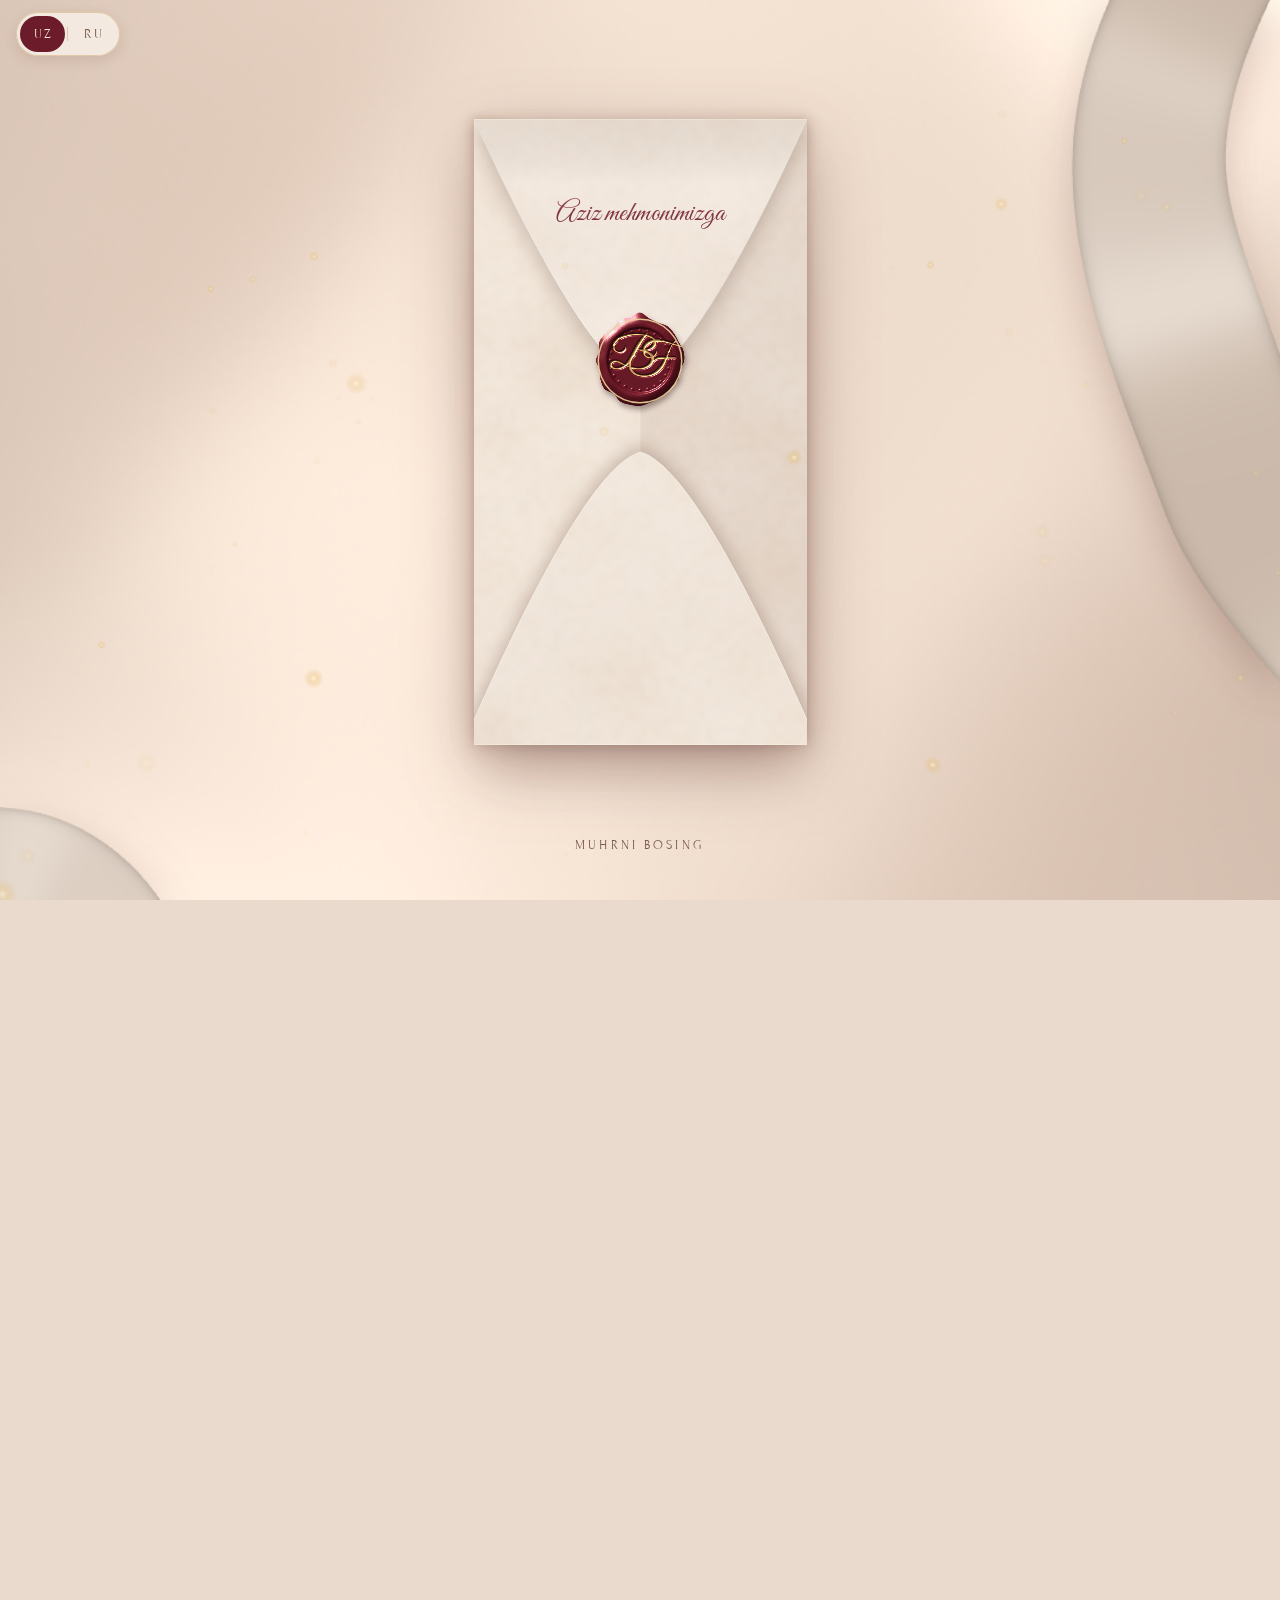
<file: index.html>
<!doctype html>
<html lang="uz">
<head>
  <meta charset="UTF-8" />
  <meta name="viewport" content="width=device-width, initial-scale=1, viewport-fit=cover" />
  <title>Bekzod & Ferangiz · 11.11.2026</title>
  <meta name="description" content="Bekzod & Ferangiz — 11 noyabr 2026, Sofinur Hall, Buxoro. Sizni to‘yimizga taklif qilamiz · Приглашаем вас на нашу свадьбу" />
  <meta property="og:title" content="Bekzod & Ferangiz · 11.11.2026" />
  <meta property="og:description" content="Bu kunni sizsiz tasavvur qilolmaymiz · Без вас этот день не будет полным" />
  <meta name="theme-color" content="#e9dacd" />
  <link rel="icon" href="data:image/svg+xml,%3Csvg xmlns='http://www.w3.org/2000/svg' viewBox='0 0 64 64'%3E%3Ccircle cx='32' cy='32' r='30' fill='%236c1b2b'/%3E%3Ctext x='32' y='42' font-family='serif' font-size='28' text-anchor='middle' fill='%23e3c486'%3EB%26amp;F%3C/text%3E%3C/svg%3E" />
  <link rel="preload" href="assets/fonts/gv-latin.woff2" as="font" type="font/woff2" crossorigin />
  <link rel="preload" href="assets/fonts/fo-latin.woff2" as="font" type="font/woff2" crossorigin />
  <link rel="stylesheet" href="css/fonts.css" />
  <link rel="stylesheet" href="css/style.css" />
</head>
<body class="is-locked">
  <!-- шёлк и ленты (WebGL) -->
  <canvas id="silk" aria-hidden="true"></canvas>
  <canvas id="ribBack" aria-hidden="true"></canvas>

  <!-- верхняя панель -->
  <div class="topbar">
    <div class="lang" role="group" aria-label="Til / Язык">
      <button type="button" data-lang="uz" aria-pressed="true">UZ</button>
      <span class="lang__sep" aria-hidden="true"></span>
      <button type="button" data-lang="ru" aria-pressed="false">RU</button>
    </div>
    <button type="button" class="music" id="musicBtn" aria-pressed="false" hidden>
      <span class="music__bars" aria-hidden="true"><i></i><i></i><i></i><i></i></span>
      <span class="visually-hidden" data-i18n="music">Musiqa</span>
    </button>
  </div>

  <!-- ========== КОНВЕРТ ========== -->
  <div class="intro" id="intro">
    <div class="env" id="env">
      <canvas class="env__back" id="envBack"></canvas>
      <div class="env__slot" id="slot"></div>
      <canvas class="env__pocket" id="envPocket"></canvas>
      <div class="env__flapwrap" id="flapWrap">
        <div class="env__flap" id="flap">
          <div class="env__face env__face--out"><canvas id="flapOut"></canvas><div class="env__shade" id="shadeOut"></div></div>
          <div class="env__face env__face--in"><canvas id="flapIn"></canvas><div class="env__shade env__shade--in" id="shadeIn"></div></div>
          <button type="button" class="seal" id="seal" data-i18n-label="env.hint" aria-label="Muhrni bosing">
            <canvas id="sealCv" width="360" height="360"></canvas>
            <span class="seal__ring" aria-hidden="true"></span>
          </button>
        </div>
      </div>
    </div>
    <p class="intro__hint" id="hint" data-i18n="env.hint">Muhrni bosing</p>
    <canvas id="ribFront" aria-hidden="true"></canvas>
    <canvas id="dust" aria-hidden="true"></canvas>
  </div>

  <main id="main">
    <!-- ========== ОТКРЫТКА ========== -->
    <section class="hero" aria-label="Bekzod & Ferangiz">
      <div class="hero__home" id="cardHome">
        <canvas class="sprig sprig--r" id="sprigR" aria-hidden="true"></canvas>
        <canvas class="sprig sprig--l" id="sprigL" aria-hidden="true"></canvas>
        <article class="card" id="card">
          <svg class="card__orn" viewBox="0 0 300 72" aria-hidden="true"><use href="#ornA" /></svg>
          <p class="card__tag caps rv" data-i18n="card.tagline">IKKI YURAK · BIR TAQDIR</p>
          <h1 class="card__names">
            <span class="card__name script bur rvs" id="nGroom">Bekzod</span>
            <span class="card__amp script gold rvs">&amp;</span>
            <span class="card__name script bur rvs" id="nBride">Ferangiz</span>
          </h1>
          <svg class="card__div rvc" viewBox="0 0 320 24" aria-hidden="true"><use href="#divA" /></svg>
          <p class="card__invite caps rv"><span data-i18n="card.invite1">BU KUNNI SIZSIZ</span><br /><span data-i18n="card.invite2">TASAVVUR QILOLMAYMIZ</span></p>
          <div class="card__date">
            <p class="card__dcol caps cocoa rv" id="dWeek">CHORSHANBA</p>
            <span class="card__vr rvv" aria-hidden="true"></span>
            <p class="card__dmid">
              <span class="caps gold rv" id="dMonth">NOYABR</span>
              <span class="card__day caps bur rvc" id="dDay">11</span>
              <span class="caps gold rv" id="dYear">2026</span>
            </p>
            <span class="card__vr rvv" aria-hidden="true"></span>
            <p class="card__dcol rv"><span class="caps cocoa" data-i18n="card.time">SOAT</span><span class="card__time caps bur" id="dTime">18:00</span></p>
          </div>
          <svg class="card__orn card__orn--sm rvc" viewBox="0 0 300 72" aria-hidden="true"><use href="#ornA" /></svg>
          <p class="card__venue caps bur rv" id="cVenue">SOFINUR HALL</p>
          <p class="card__kind ital cocoa rv" id="cKind">To‘yxonasi · Buxoro</p>
          <p class="card__wait script rvs" data-i18n="card.wait">Sizni intiqlik bilan kutamiz!</p>
          <p class="card__hosts script bur rvs" data-i18n="card.hosts">Sharipovlar oilasi</p>
          <span class="card__sheen" aria-hidden="true"></span>
        </article>
      </div>
      <a class="scroll-cue" href="#countdown"><span data-i18n="scroll">Davomini ko‘rish</span><i aria-hidden="true"></i></a>
    </section>

    <!-- ========== ТАЙМЕР ========== -->
    <section class="sec" id="countdown">
      <svg class="sep write" viewBox="0 0 300 72" aria-hidden="true"><use href="#ornA" /></svg>
      <h2 class="sec__title script bur write" data-i18n="count.title">Baxtli kungacha</h2>
      <div class="count reveal" id="count">
        <div class="count__cell"><span class="count__num" data-unit="d">00</span><span class="count__lbl caps" data-i18n="count.days">kun</span></div>
        <div class="count__cell"><span class="count__num" data-unit="h">00</span><span class="count__lbl caps" data-i18n="count.hours">soat</span></div>
        <div class="count__cell"><span class="count__num" data-unit="m">00</span><span class="count__lbl caps" data-i18n="count.minutes">daqiqa</span></div>
        <div class="count__cell"><span class="count__num" data-unit="s">00</span><span class="count__lbl caps" data-i18n="count.seconds">soniya</span></div>
      </div>
      <p class="count__done script bur" id="countDone" hidden data-i18n="count.done">Bugun bizning to‘yimiz!</p>
    </section>

    <!-- ========== ПРОГРАММА ========== -->
    <section class="sec" id="program">
      <svg class="sep write" viewBox="0 0 300 72" aria-hidden="true"><use href="#ornA" /></svg>
      <p class="sec__kicker caps gold reveal" data-i18n="program.kicker">11 · XI · 2026</p>
      <h2 class="sec__title script bur write" data-i18n="program.title">To‘y dasturi</h2>
      <div class="panel prog-panel reveal"><ol class="prog" id="prog"></ol></div>
    </section>

    <!-- ========== МЕСТО ========== -->
    <section class="sec" id="venue">
      <svg class="sep write" viewBox="0 0 300 72" aria-hidden="true"><use href="#ornA" /></svg>
      <p class="sec__kicker caps gold reveal" data-i18n="venue.kicker">Bizni qayerdan topasiz</p>
      <h2 class="sec__title script bur write" data-i18n="venue.title">Manzil</h2>
      <div class="panel venue reveal">
        <p class="venue__name caps bur" id="vName">SOFINUR HALL</p>
        <p class="venue__kind ital cocoa" id="vKind">To‘yxonasi · Buxoro</p>
        <p class="venue__addr" id="vAddr"></p>
        <div class="venue__map" id="vMap"><button type="button" class="venue__mapcover" id="mapCover"><span class="caps" data-i18n="venue.mapTap">Xaritani ochish</span></button></div>
        <div class="venue__links">
          <a class="btn btn--ghost" id="lnkYandex" target="_blank" rel="noopener">Yandex</a>
          <a class="btn btn--ghost" id="lnk2gis" target="_blank" rel="noopener">2GIS</a>
          <a class="btn btn--ghost" id="lnkGoogle" target="_blank" rel="noopener">Google</a>
        </div>
      </div>
    </section>

    <!-- ========== ПРАВИЛА ========== -->
    <section class="sec" id="rules">
      <svg class="sep write" viewBox="0 0 300 72" aria-hidden="true"><use href="#ornA" /></svg>
      <p class="sec__kicker caps gold reveal" data-i18n="rules.kicker">Bir nechta kichik iltimos</p>
      <h2 class="sec__title script bur write" data-i18n="rules.title">To‘yimiz qoidalari</h2>
      <ul class="rules" id="rulesList"></ul>
      <button type="button" class="btn btn--ghost rules__agree reveal" id="agreeBtn" aria-pressed="false" data-i18n="rules.agree">Qoidalarga roziman</button>
    </section>

    <!-- ========== ОТВЕТ ГОСТЯ ========== -->
    <section class="sec" id="rsvp">
      <svg class="sep write" viewBox="0 0 300 72" aria-hidden="true"><use href="#ornA" /></svg>
      <h2 class="sec__title script bur write" data-i18n="rsvp.title">Kelasizmi?</h2>
      <p class="sec__sub reveal" id="rsvpSub"></p>
      <form class="panel form reveal" id="form" novalidate>
        <label class="field">
          <span class="field__lbl caps" data-i18n="rsvp.name">Ismingiz va familiyangiz</span>
          <input class="field__input" name="name" id="fName" autocomplete="name" maxlength="80" required data-i18n-ph="rsvp.namePh" />
        </label>
        <fieldset class="field">
          <legend class="field__lbl caps" data-i18n="rsvp.attend">To‘yga kela olasizmi?</legend>
          <div class="pills">
            <label class="pill"><input type="radio" name="attending" value="yes" /><span data-i18n="rsvp.yes">Albatta kelaman</span></label>
            <label class="pill"><input type="radio" name="attending" value="no" /><span data-i18n="rsvp.no">Afsuski, kela olmayman</span></label>
          </div>
        </fieldset>
        <div class="form__more" id="formMore">
          <div class="field">
            <span class="field__lbl caps" id="guestsLbl" data-i18n="rsvp.guests">Necha kishi bo‘lasiz (siz bilan)</span>
            <div class="stepper" role="group" aria-labelledby="guestsLbl">
              <button type="button" class="stepper__btn" data-step="-1" aria-label="−">−</button>
              <output class="stepper__val" id="guestsOut" aria-live="polite">1</output>
              <button type="button" class="stepper__btn" data-step="1" aria-label="+">+</button>
            </div>
          </div>
          <fieldset class="field">
            <legend class="field__lbl caps" data-i18n="rsvp.side">Kim tomondan?</legend>
            <div class="pills">
              <label class="pill"><input type="radio" name="side" value="groom" /><span data-i18n="rsvp.groomSide">Kuyov tomondan</span></label>
              <label class="pill"><input type="radio" name="side" value="bride" /><span data-i18n="rsvp.brideSide">Kelin tomondan</span></label>
            </div>
          </fieldset>
        </div>
        <label class="field">
          <span class="field__lbl caps" data-i18n="rsvp.message">Yoshlarga tilagingiz</span>
          <textarea class="field__input field__input--area" name="message" maxlength="600" rows="3" data-i18n-ph="rsvp.messagePh"></textarea>
        </label>
        <!-- ловушка для спам-ботов: люди это поле не видят -->
        <label class="hp" aria-hidden="true">Website<input name="website" tabindex="-1" autocomplete="off" /></label>
        <p class="form__err" id="formErr" role="alert"></p>
        <button type="submit" class="btn btn--bur" id="sendBtn"><span data-i18n="rsvp.send">Javobni yuborish</span></button>
      </form>
      <div class="panel thanks" id="thanks" hidden>
        <canvas class="thanks__seal" id="thanksSeal" width="360" height="360"></canvas>
        <p class="thanks__title script bur" data-i18n="rsvp.thanks">Rahmat!</p>
        <p class="thanks__text" id="thanksText"></p>
        <button type="button" class="btn btn--ghost" id="againBtn" data-i18n="rsvp.again">Javobni o‘zgartirish</button>
      </div>
    </section>

    <footer class="foot">
      <svg class="foot__orn" viewBox="0 0 300 72" aria-hidden="true"><use href="#ornA" /></svg>
      <p class="foot__wait script bur" data-i18n="footer.wait">Sizni intiqlik bilan kutamiz!</p>
      <p class="foot__hosts caps cocoa" data-i18n="footer.hosts">Sharipovlar oilasi</p>
      <p class="foot__mono script gold" id="footMono">B &amp; F</p>
    </footer>
  </main>

  <canvas id="leaves" aria-hidden="true"></canvas>
  <button type="button" class="swipe" id="swipe" aria-label="↓"><span data-i18n="scroll">Pastga suring</span><i class="swipe__chev" aria-hidden="true"></i></button>

  <audio id="audio" preload="none"></audio>

  <svg width="0" height="0" style="position:absolute" aria-hidden="true">
    <defs>
      <linearGradient id="gold" x1="0" y1="0" x2="1" y2="0.35">
        <stop offset="0" stop-color="#8a6330" /><stop offset="0.22" stop-color="#d4b06c" /><stop offset="0.38" stop-color="#f3e0aa" />
        <stop offset="0.55" stop-color="#b48a48" /><stop offset="0.74" stop-color="#e6cb90" /><stop offset="1" stop-color="#94692f" />
      </linearGradient>
      <g id="ornA">
        <path d="M150,14 C157,28 157,40 150,52 C143,40 143,28 150,14 Z" fill="url(#gold)" />
        <circle cx="150" cy="6" r="2.2" fill="url(#gold)" /><circle cx="150" cy="61" r="2.6" fill="url(#gold)" />
        <g id="ornHalf" fill="none" stroke="url(#gold)" stroke-linecap="round">
          <path d="M156,44 C172,52 188,44 183,34 C179,26 167,28 170,36" stroke-width="1.7" />
          <path d="M159,53 C190,64 222,44 253,48 C272,51 278,39 267,34 C258,31 251,40 259,44" stroke-width="1.6" />
          <path d="M176,62 C200,71 232,67 250,59" stroke-width="1.1" />
          <circle cx="214" cy="51" r="1.7" fill="url(#gold)" stroke="none" /><circle cx="284" cy="46" r="1.5" fill="url(#gold)" stroke="none" />
        </g>
        <use href="#ornHalf" transform="translate(300,0) scale(-1,1)" />
      </g>
      <g id="divA">
        <path d="M18,12 H138 M182,12 H302" stroke="url(#gold)" stroke-width="1.2" fill="none" />
        <path d="M160,3 L167,12 L160,21 L153,12 Z" fill="url(#gold)" />
        <circle cx="145" cy="12" r="1.9" fill="url(#gold)" /><circle cx="175" cy="12" r="1.9" fill="url(#gold)" />
      </g>
    </defs>
  </svg>

  <script src="https://cdn.jsdelivr.net/npm/gsap@3.12.5/dist/gsap.min.js"></script>
  <script src="js/config.js"></script>
  <script src="js/satin.js"></script>
  <script src="js/bake.js"></script>
  <script src="js/ribbons.js"></script>
  <script src="js/main.js"></script>
</body>
</html>
</file>
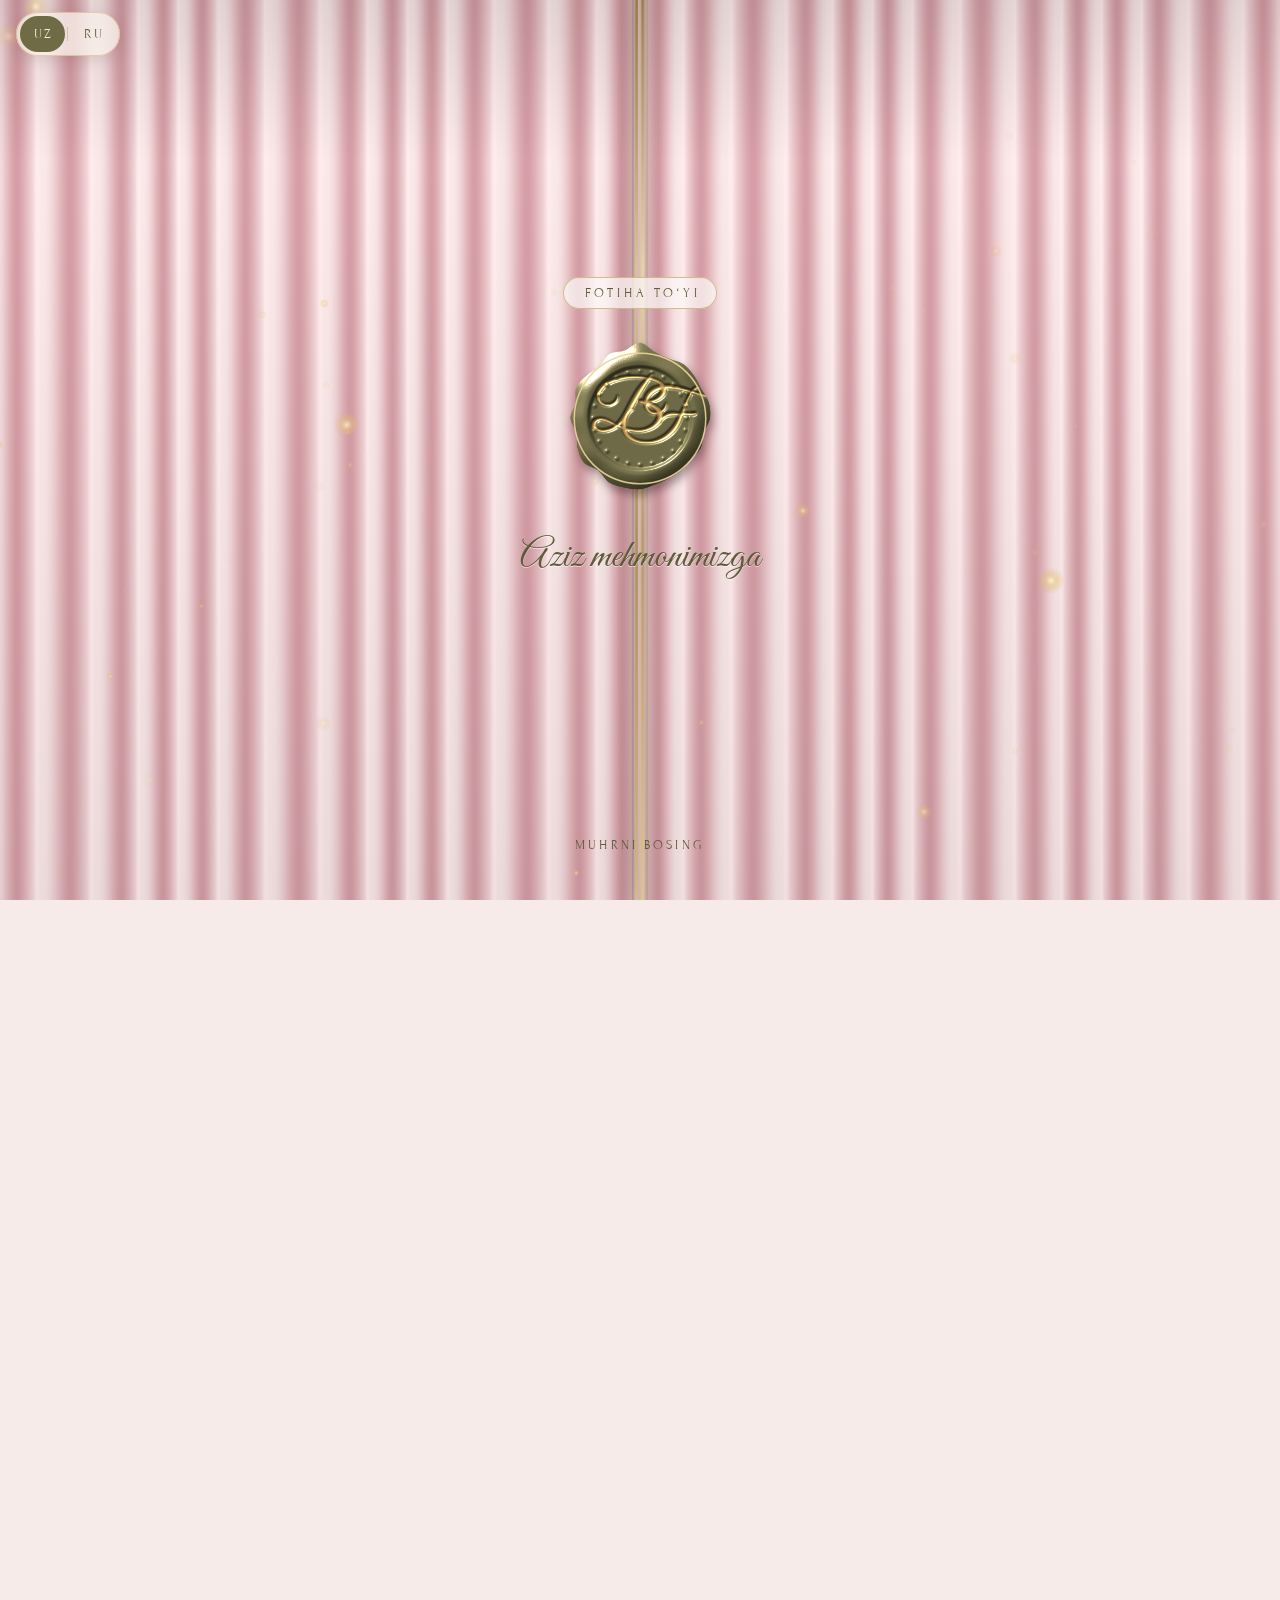
<file: fotiha/index.html>
<!doctype html>
<html lang="uz">
<head>
  <meta charset="UTF-8" />
  <meta name="viewport" content="width=device-width, initial-scale=1, viewport-fit=cover" />
  <title>Fotiha to‘yi · Bekzod & Ferangiz · 10.11.2026</title>
  <meta name="description" content="Bekzod & Ferangiz — Fotiha to‘yi, 10 noyabr 2026, 12:00, Afrosiyob restorani, Kogon · Фотиха-туй, 10 ноября 2026, 12:00, ресторан Afrosiyob, Каган" />
  <meta property="og:title" content="Fotiha to‘yi · Bekzod & Ferangiz · 10.11.2026" />
  <meta property="og:description" content="Oq fotihangizni kutib qolamiz · Ждём вашего благословения" />
  <meta name="theme-color" content="#f1dedc" />
  <link rel="icon" href="data:image/svg+xml,%3Csvg xmlns='http://www.w3.org/2000/svg' viewBox='0 0 64 64'%3E%3Ccircle cx='32' cy='32' r='30' fill='%236f6b45'/%3E%3Ctext x='32' y='42' font-family='serif' font-size='28' text-anchor='middle' fill='%23e3c486'%3EB%26amp;F%3C/text%3E%3C/svg%3E" />
  <link rel="preload" href="assets/fonts/gv-latin.woff2" as="font" type="font/woff2" crossorigin />
  <link rel="preload" href="assets/fonts/fo-latin.woff2" as="font" type="font/woff2" crossorigin />
  <link rel="stylesheet" href="css/fonts.css" />
  <link rel="stylesheet" href="css/style.css" />
</head>
<body class="is-locked">
  <!-- шёлк и ленты (WebGL) -->
  <canvas id="silk" aria-hidden="true"></canvas>
  <canvas id="ribBack" aria-hidden="true"></canvas>

  <!-- верхняя панель -->
  <div class="topbar">
    <div class="lang" role="group" aria-label="Til / Язык">
      <button type="button" data-lang="uz" aria-pressed="true">UZ</button>
      <span class="lang__sep" aria-hidden="true"></span>
      <button type="button" data-lang="ru" aria-pressed="false">RU</button>
    </div>
    <button type="button" class="music" id="musicBtn" aria-pressed="false" hidden>
      <span class="music__bars" aria-hidden="true"><i></i><i></i><i></i><i></i></span>
      <span class="visually-hidden" data-i18n="music">Musiqa</span>
    </button>
  </div>

  <!-- ========== КОНВЕРТ ========== -->
  <div class="intro" id="intro">
    <div class="curtain curtain--l" id="curL"><canvas></canvas></div>
    <div class="curtain curtain--r" id="curR"><canvas></canvas></div>
    <div class="intro__center" id="env">
      <p class="intro__kicker caps" data-i18n="card.tagline">FOTIHA TO‘YI</p>
      <button type="button" class="seal" id="seal" data-i18n-label="env.hint" aria-label="Muhrni bosing">
        <canvas id="sealCv" width="360" height="360"></canvas>
        <span class="seal__ring" aria-hidden="true"></span>
      </button>
      <p class="intro__address script" data-i18n="env.address">Aziz mehmonimizga</p>
    </div>
    <p class="intro__hint" id="hint" data-i18n="env.hint">Muhrni bosing</p>
    <canvas id="ribFront" aria-hidden="true" hidden></canvas>
    <canvas id="dust" aria-hidden="true"></canvas>
  </div>

  <!-- ветви оливы по краям (рисуются линией) -->
  <svg class="bough bough--tl" id="boughTL" viewBox="0 0 260 260" aria-hidden="true"></svg>
  <svg class="bough bough--br" id="boughBR" viewBox="0 0 260 260" aria-hidden="true"></svg>

  <main id="main">
    <!-- ========== ОТКРЫТКА ========== -->
    <section class="hero" aria-label="Bekzod & Ferangiz">
      <div class="hero__home" id="cardHome">
        <canvas class="sprig sprig--r" id="sprigR" aria-hidden="true"></canvas>
        <canvas class="sprig sprig--l" id="sprigL" aria-hidden="true"></canvas>
        <article class="card" id="card">
          <svg class="card__wreath" id="wreath" viewBox="0 0 300 300" aria-hidden="true"></svg>
          <p class="card__tag caps rv" data-i18n="card.tagline">IKKI YURAK · BIR TAQDIR</p>
          <h1 class="card__names">
            <span class="card__name script bur rvs" id="nGroom">Bekzod</span>
            <span class="card__amp script gold rvs">&amp;</span>
            <span class="card__name script bur rvs" id="nBride">Ferangiz</span>
          </h1>
          <svg class="card__div rvc" viewBox="0 0 320 24" aria-hidden="true"><use href="#divA" /></svg>
          <p class="card__invite caps rv"><span data-i18n="card.invite1">BU KUNNI SIZSIZ</span><br /><span data-i18n="card.invite2">TASAVVUR QILOLMAYMIZ</span></p>
          <div class="card__date">
            <p class="card__dcol caps cocoa rv" id="dWeek">CHORSHANBA</p>
            <span class="card__vr rvv" aria-hidden="true"></span>
            <p class="card__dmid">
              <span class="caps gold rv" id="dMonth">NOYABR</span>
              <span class="card__day caps bur rvc" id="dDay">11</span>
              <span class="caps gold rv" id="dYear">2026</span>
            </p>
            <span class="card__vr rvv" aria-hidden="true"></span>
            <p class="card__dcol rv"><span class="caps cocoa" data-i18n="card.time">SOAT</span><span class="card__time caps bur" id="dTime">18:00</span></p>
          </div>
          <svg class="card__orn card__orn--sm rvc" viewBox="0 0 300 72" aria-hidden="true"><use href="#sprigH" /></svg>
          <p class="card__venue caps bur rv" id="cVenue">SOFINUR HALL</p>
          <p class="card__kind ital cocoa rv" id="cKind">To‘yxonasi · Buxoro</p>
          <p class="card__wait script rvs" data-i18n="card.wait">Sizni intiqlik bilan kutamiz!</p>
          <p class="card__hosts script bur rvs" data-i18n="card.hosts">Sharipovlar oilasi</p>
          <span class="card__sheen" aria-hidden="true"></span>
        </article>
      </div>
      <a class="scroll-cue" href="#countdown"><span data-i18n="scroll">Davomini ko‘rish</span><i aria-hidden="true"></i></a>
    </section>

    <!-- ========== ТАЙМЕР ========== -->
    <section class="sec" id="countdown">
      <svg class="sep write" viewBox="0 0 300 72" aria-hidden="true"><use href="#sprigH" /></svg>
      <h2 class="sec__title script bur write" data-i18n="count.title">Baxtli kungacha</h2>
      <div class="count reveal" id="count">
        <div class="count__cell"><span class="count__num" data-unit="d">00</span><span class="count__lbl caps" data-i18n="count.days">kun</span></div>
        <div class="count__cell"><span class="count__num" data-unit="h">00</span><span class="count__lbl caps" data-i18n="count.hours">soat</span></div>
        <div class="count__cell"><span class="count__num" data-unit="m">00</span><span class="count__lbl caps" data-i18n="count.minutes">daqiqa</span></div>
        <div class="count__cell"><span class="count__num" data-unit="s">00</span><span class="count__lbl caps" data-i18n="count.seconds">soniya</span></div>
      </div>
      <p class="count__done script bur" id="countDone" hidden data-i18n="count.done">Bugun bizning to‘yimiz!</p>
    </section>

    <!-- ========== МЕСТО ========== -->
    <section class="sec" id="venue">
      <svg class="sep write" viewBox="0 0 300 72" aria-hidden="true"><use href="#sprigH" /></svg>
      <p class="sec__kicker caps gold reveal" data-i18n="venue.kicker">Bizni qayerdan topasiz</p>
      <h2 class="sec__title script bur write" data-i18n="venue.title">Manzil</h2>
      <div class="panel venue reveal">
        <p class="venue__name caps bur" id="vName">SOFINUR HALL</p>
        <p class="venue__kind ital cocoa" id="vKind">To‘yxonasi · Buxoro</p>
        <p class="venue__addr" id="vAddr"></p>
        <div class="venue__map" id="vMap"><button type="button" class="venue__mapcover" id="mapCover"><span class="caps" data-i18n="venue.mapTap">Xaritani ochish</span></button></div>
        <div class="venue__links">
          <a class="btn btn--ghost" id="lnkYandex" target="_blank" rel="noopener">Yandex</a>
          <a class="btn btn--ghost" id="lnk2gis" target="_blank" rel="noopener">2GIS</a>
          <a class="btn btn--ghost" id="lnkGoogle" target="_blank" rel="noopener">Google</a>
        </div>
      </div>
    </section>

    <!-- ========== О ПОДАРКАХ ========== -->
    <section class="sec" id="gifts">
      <svg class="sep write" viewBox="0 0 300 72" aria-hidden="true"><use href="#sprigH" /></svg>
      <p class="sec__kicker caps gold reveal" data-i18n="gifts.kicker">Kichik izoh</p>
      <h2 class="sec__title script bur write" data-i18n="gifts.title">Sovg‘alar haqida</h2>
      <div class="panel gifts reveal">
        <svg class="gifts__icon" viewBox="0 0 32 32" fill="none" stroke="url(#gold)" stroke-width="1.4" stroke-linecap="round" stroke-linejoin="round" aria-hidden="true">
          <rect x="5" y="13" width="22" height="14" rx="1.5" /><path d="M3.5 9.5h25v3.5h-25zM16 9.5V27" /><path d="M16 9.5c-2-4.5-7.5-5-7.5-2s5 2 7.5 2Zm0 0c2-4.5 7.5-5 7.5-2s-5 2-7.5 2Z" />
        </svg>
        <p class="gifts__text" data-i18n="gifts.p1"></p>
        <p class="gifts__text" data-i18n="gifts.p2"></p>
      </div>
    </section>

    <!-- ========== ОТВЕТ ГОСТЯ ========== -->
    <section class="sec" id="rsvp">
      <svg class="sep write" viewBox="0 0 300 72" aria-hidden="true"><use href="#sprigH" /></svg>
      <h2 class="sec__title script bur write" data-i18n="rsvp.title">Kelasizmi?</h2>
      <p class="sec__sub reveal" id="rsvpSub"></p>
      <form class="panel form reveal" id="form" novalidate>
        <label class="field">
          <span class="field__lbl caps" data-i18n="rsvp.name">Ismingiz va familiyangiz</span>
          <input class="field__input" name="name" id="fName" autocomplete="name" maxlength="80" required data-i18n-ph="rsvp.namePh" />
        </label>
        <fieldset class="field">
          <legend class="field__lbl caps" data-i18n="rsvp.attend">To‘yga kela olasizmi?</legend>
          <div class="pills">
            <label class="pill"><input type="radio" name="attending" value="yes" /><span data-i18n="rsvp.yes">Albatta kelaman</span></label>
            <label class="pill"><input type="radio" name="attending" value="no" /><span data-i18n="rsvp.no">Afsuski, kela olmayman</span></label>
          </div>
        </fieldset>
        <div class="form__more" id="formMore">
          <div class="field">
            <span class="field__lbl caps" id="guestsLbl" data-i18n="rsvp.guests">Necha kishi bo‘lasiz (siz bilan)</span>
            <div class="stepper" role="group" aria-labelledby="guestsLbl">
              <button type="button" class="stepper__btn" data-step="-1" aria-label="−">−</button>
              <output class="stepper__val" id="guestsOut" aria-live="polite">1</output>
              <button type="button" class="stepper__btn" data-step="1" aria-label="+">+</button>
            </div>
          </div>
          <fieldset class="field">
            <legend class="field__lbl caps" data-i18n="rsvp.side">Kim tomondan?</legend>
            <div class="pills">
              <label class="pill"><input type="radio" name="side" value="groom" /><span data-i18n="rsvp.groomSide">Kuyov tomondan</span></label>
              <label class="pill"><input type="radio" name="side" value="bride" /><span data-i18n="rsvp.brideSide">Kelin tomondan</span></label>
            </div>
          </fieldset>
        </div>
        <label class="field">
          <span class="field__lbl caps" data-i18n="rsvp.message">Yoshlarga tilagingiz</span>
          <textarea class="field__input field__input--area" name="message" maxlength="600" rows="3" data-i18n-ph="rsvp.messagePh"></textarea>
        </label>
        <!-- ловушка для спам-ботов: люди это поле не видят -->
        <label class="hp" aria-hidden="true">Website<input name="website" tabindex="-1" autocomplete="off" /></label>
        <p class="form__err" id="formErr" role="alert"></p>
        <button type="submit" class="btn btn--bur" id="sendBtn"><span data-i18n="rsvp.send">Javobni yuborish</span></button>
      </form>
      <div class="panel thanks" id="thanks" hidden>
        <canvas class="thanks__seal" id="thanksSeal" width="360" height="360"></canvas>
        <p class="thanks__title script bur" data-i18n="rsvp.thanks">Rahmat!</p>
        <p class="thanks__text" id="thanksText"></p>
        <button type="button" class="btn btn--ghost" id="againBtn" data-i18n="rsvp.again">Javobni o‘zgartirish</button>
      </div>
    </section>

    <footer class="foot">
      <svg class="foot__orn" viewBox="0 0 300 72" aria-hidden="true"><use href="#sprigH" /></svg>
      <p class="foot__wait script bur" data-i18n="footer.wait">Sizni intiqlik bilan kutamiz!</p>
      <p class="foot__hosts caps cocoa" data-i18n="footer.hosts">Sharipovlar oilasi</p>
      <p class="foot__mono script gold" id="footMono">B &amp; F</p>
    </footer>
  </main>

  <canvas id="leaves" aria-hidden="true"></canvas>
  <button type="button" class="swipe" id="swipe" aria-label="↓"><span data-i18n="scroll">Pastga suring</span><i class="swipe__chev" aria-hidden="true"></i></button>

  <audio id="audio" preload="none"></audio>

  <svg width="0" height="0" style="position:absolute" aria-hidden="true">
    <defs>
      <linearGradient id="gold" x1="0" y1="0" x2="1" y2="0.35">
        <stop offset="0" stop-color="#8a6330" /><stop offset="0.22" stop-color="#d4b06c" /><stop offset="0.38" stop-color="#f3e0aa" />
        <stop offset="0.55" stop-color="#b48a48" /><stop offset="0.74" stop-color="#e6cb90" /><stop offset="1" stop-color="#94692f" />
      </linearGradient>
      <g id="ornA">
        <path d="M150,14 C157,28 157,40 150,52 C143,40 143,28 150,14 Z" fill="url(#gold)" />
        <circle cx="150" cy="6" r="2.2" fill="url(#gold)" /><circle cx="150" cy="61" r="2.6" fill="url(#gold)" />
        <g id="ornHalf" fill="none" stroke="url(#gold)" stroke-linecap="round">
          <path d="M156,44 C172,52 188,44 183,34 C179,26 167,28 170,36" stroke-width="1.7" />
          <path d="M159,53 C190,64 222,44 253,48 C272,51 278,39 267,34 C258,31 251,40 259,44" stroke-width="1.6" />
          <path d="M176,62 C200,71 232,67 250,59" stroke-width="1.1" />
          <circle cx="214" cy="51" r="1.7" fill="url(#gold)" stroke="none" /><circle cx="284" cy="46" r="1.5" fill="url(#gold)" stroke="none" />
        </g>
        <use href="#ornHalf" transform="translate(300,0) scale(-1,1)" />
      </g>
      <g id="sprigH"></g>
      <g id="divA">
        <path d="M18,12 H138 M182,12 H302" stroke="url(#gold)" stroke-width="1.2" fill="none" />
        <path d="M160,3 L167,12 L160,21 L153,12 Z" fill="url(#gold)" />
        <circle cx="145" cy="12" r="1.9" fill="url(#gold)" /><circle cx="175" cy="12" r="1.9" fill="url(#gold)" />
      </g>
    </defs>
  </svg>

  <script src="js/vendor/gsap.min.js"></script>
  <script src="js/config.js"></script>
  <script src="js/satin.js"></script>
  <script src="js/bake.js"></script>
  <script src="js/ribbons.js"></script>
  <script src="js/main.js"></script>
</body>
</html>
</file>
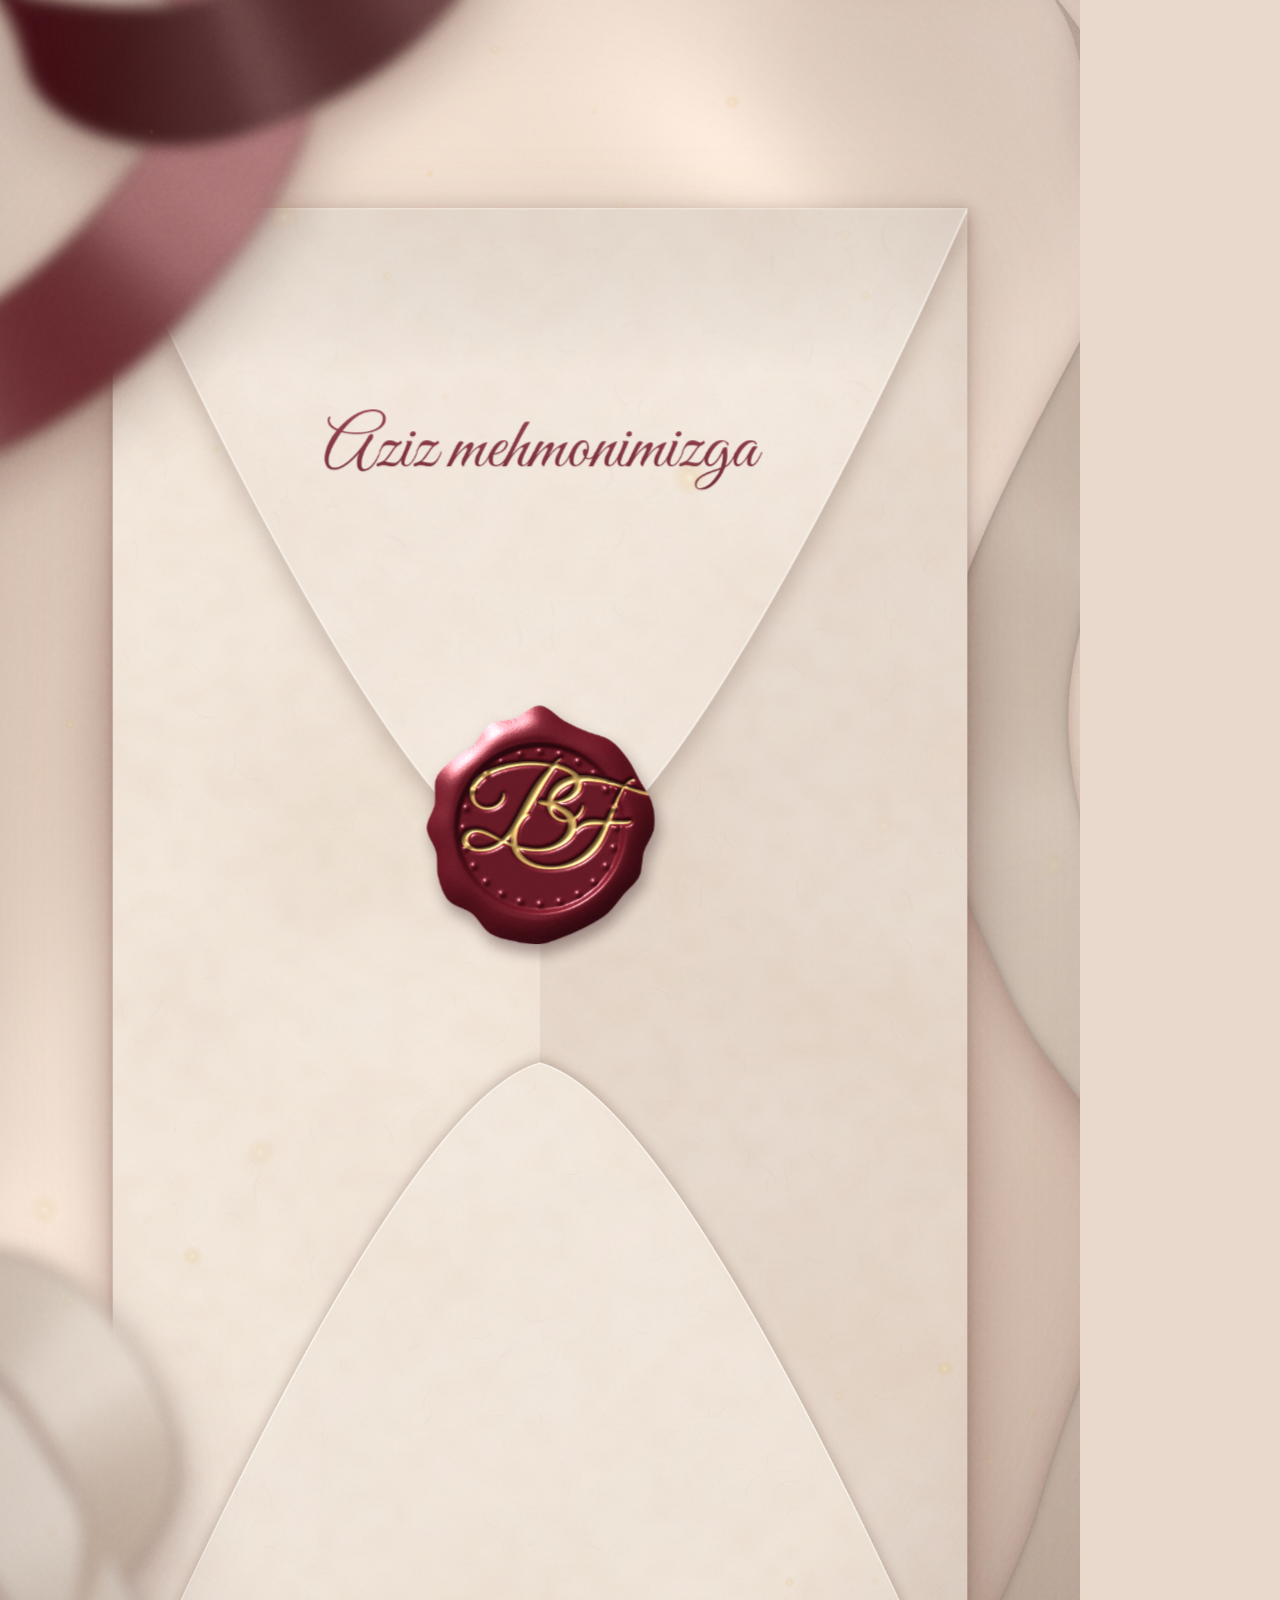
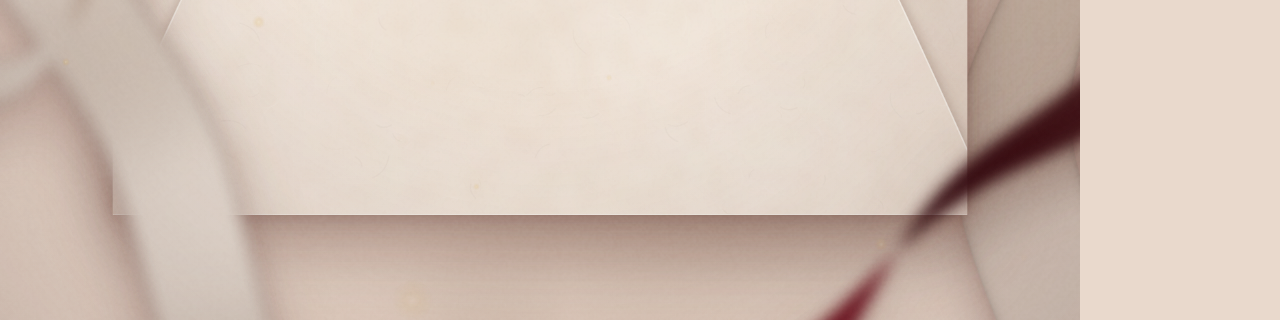
<file: video/index.html>
<!doctype html>
<html
  lang="uz"
  data-resolution="portrait"
  data-composition-variables='[
    {
    "id": "mono1",
    "type": "string",
    "label": "Монограмма, буква 1",
    "default": "B"
    },
    {
    "id": "mono2",
    "type": "string",
    "label": "Монограмма, буква 2",
    "default": "F"
    },
    {
    "id": "address",
    "type": "string",
    "label": "Надпись на конверте",
    "default": "Aziz mehmonimizga"
    },
    {
    "id": "blessing",
    "type": "string",
    "label": "Строка над именами",
    "default": "IKKI YURAK · BIR TAQDIR"
    },
    {
    "id": "groom",
    "type": "string",
    "label": "Жених",
    "default": "Bekzod"
    },
    {
    "id": "amp",
    "type": "string",
    "label": "Связка",
    "default": "&"
    },
    {
    "id": "bride",
    "type": "string",
    "label": "Невеста",
    "default": "Ferangiz"
    },
    {
    "id": "invite1",
    "type": "string",
    "label": "Приглашение, строка 1",
    "default": "BU KUNNI SIZSIZ"
    },
    {
    "id": "invite2",
    "type": "string",
    "label": "Приглашение, строка 2",
    "default": "TASAVVUR QILOLMAYMIZ"
    },
    {
    "id": "weekday",
    "type": "string",
    "label": "День недели",
    "default": "CHORSHANBA"
    },
    {
    "id": "month",
    "type": "string",
    "label": "Месяц",
    "default": "NOYABR"
    },
    {
    "id": "day",
    "type": "string",
    "label": "Число",
    "default": "11"
    },
    {
    "id": "year",
    "type": "string",
    "label": "Год",
    "default": "2026"
    },
    {
    "id": "time1",
    "type": "string",
    "label": "Время, подпись",
    "default": "SOAT"
    },
    {
    "id": "time2",
    "type": "string",
    "label": "Время",
    "default": "18:00"
    },
    {
    "id": "venue",
    "type": "string",
    "label": "Место",
    "default": "SOFINUR HALL"
    },
    {
    "id": "venue2",
    "type": "string",
    "label": "Тип места и город",
    "default": "To‘yxonasi · Buxoro"
    },
    {
    "id": "hosts1",
    "type": "string",
    "label": "Подпись, строка 1",
    "default": "Sizni intiqlik bilan kutamiz!"
    },
    {
    "id": "hosts2",
    "type": "string",
    "label": "Подпись, строка 2",
    "default": "Sharipovlar oilasi"
    }
    ]'
>
<head>
<meta charset="UTF-8" />
<meta name="viewport" content="width=1080, height=1920" />
<script src="https://cdn.jsdelivr.net/npm/gsap@3.14.2/dist/gsap.min.js"></script>
<style>
@font-face {
  font-family: 'Forum';
  font-style: normal;
  font-weight: 400;
  font-display: block;
  src: url(assets/fonts/fo-cyrillic-ext.woff2) format('woff2');
  unicode-range: U+0460-052F, U+1C80-1C8A, U+20B4, U+2DE0-2DFF, U+A640-A69F, U+FE2E-FE2F;
}
@font-face {
  font-family: 'Forum';
  font-style: normal;
  font-weight: 400;
  font-display: block;
  src: url(assets/fonts/fo-cyrillic.woff2) format('woff2');
  unicode-range: U+0301, U+0400-045F, U+0490-0491, U+04B0-04B1, U+2116;
}
@font-face {
  font-family: 'Forum';
  font-style: normal;
  font-weight: 400;
  font-display: block;
  src: url(assets/fonts/fo-latin-ext.woff2) format('woff2');
  unicode-range: U+0100-02BA, U+02BD-02C5, U+02C7-02CC, U+02CE-02D7, U+02DD-02FF, U+0304, U+0308, U+0329, U+1D00-1DBF, U+1E00-1E9F, U+1EF2-1EFF, U+2020, U+20A0-20AB, U+20AD-20C4, U+2113, U+2C60-2C7F, U+A720-A7FF;
}
@font-face {
  font-family: 'Forum';
  font-style: normal;
  font-weight: 400;
  font-display: block;
  src: url(assets/fonts/fo-latin.woff2) format('woff2');
  unicode-range: U+0000-00FF, U+0131, U+0152-0153, U+02BB-02BC, U+02C6, U+02DA, U+02DC, U+0304, U+0308, U+0329, U+2000-206F, U+20AC, U+2122, U+2191, U+2193, U+2212, U+2215, U+FEFF, U+FFFD;
}
@font-face {
  font-family: 'Cormorant Garamond';
  font-style: italic;
  font-weight: 500;
  font-display: block;
  src: url(assets/fonts/cgi-cyrillic-ext.woff2) format('woff2');
  unicode-range: U+0460-052F, U+1C80-1C8A, U+20B4, U+2DE0-2DFF, U+A640-A69F, U+FE2E-FE2F;
}
@font-face {
  font-family: 'Cormorant Garamond';
  font-style: italic;
  font-weight: 500;
  font-display: block;
  src: url(assets/fonts/cgi-cyrillic.woff2) format('woff2');
  unicode-range: U+0301, U+0400-045F, U+0490-0491, U+04B0-04B1, U+2116;
}
@font-face {
  font-family: 'Cormorant Garamond';
  font-style: italic;
  font-weight: 500;
  font-display: block;
  src: url(assets/fonts/cgi-latin-ext.woff2) format('woff2');
  unicode-range: U+0100-02BA, U+02BD-02C5, U+02C7-02CC, U+02CE-02D7, U+02DD-02FF, U+0304, U+0308, U+0329, U+1D00-1DBF, U+1E00-1E9F, U+1EF2-1EFF, U+2020, U+20A0-20AB, U+20AD-20C4, U+2113, U+2C60-2C7F, U+A720-A7FF;
}
@font-face {
  font-family: 'Cormorant Garamond';
  font-style: italic;
  font-weight: 500;
  font-display: block;
  src: url(assets/fonts/cgi-latin.woff2) format('woff2');
  unicode-range: U+0000-00FF, U+0131, U+0152-0153, U+02BB-02BC, U+02C6, U+02DA, U+02DC, U+0304, U+0308, U+0329, U+2000-206F, U+20AC, U+2122, U+2191, U+2193, U+2212, U+2215, U+FEFF, U+FFFD;
}
@font-face {
  font-family: 'Cormorant Garamond';
  font-style: normal;
  font-weight: 600;
  font-display: block;
  src: url(assets/fonts/cg-cyrillic-ext.woff2) format('woff2');
  unicode-range: U+0460-052F, U+1C80-1C8A, U+20B4, U+2DE0-2DFF, U+A640-A69F, U+FE2E-FE2F;
}
@font-face {
  font-family: 'Cormorant Garamond';
  font-style: normal;
  font-weight: 600;
  font-display: block;
  src: url(assets/fonts/cg-cyrillic.woff2) format('woff2');
  unicode-range: U+0301, U+0400-045F, U+0490-0491, U+04B0-04B1, U+2116;
}
@font-face {
  font-family: 'Cormorant Garamond';
  font-style: normal;
  font-weight: 600;
  font-display: block;
  src: url(assets/fonts/cg-latin-ext.woff2) format('woff2');
  unicode-range: U+0100-02BA, U+02BD-02C5, U+02C7-02CC, U+02CE-02D7, U+02DD-02FF, U+0304, U+0308, U+0329, U+1D00-1DBF, U+1E00-1E9F, U+1EF2-1EFF, U+2020, U+20A0-20AB, U+20AD-20C4, U+2113, U+2C60-2C7F, U+A720-A7FF;
}
@font-face {
  font-family: 'Cormorant Garamond';
  font-style: normal;
  font-weight: 600;
  font-display: block;
  src: url(assets/fonts/cg-latin.woff2) format('woff2');
  unicode-range: U+0000-00FF, U+0131, U+0152-0153, U+02BB-02BC, U+02C6, U+02DA, U+02DC, U+0304, U+0308, U+0329, U+2000-206F, U+20AC, U+2122, U+2191, U+2193, U+2212, U+2215, U+FEFF, U+FFFD;
}
@font-face {
  font-family: 'Great Vibes';
  font-style: normal;
  font-weight: 400;
  font-display: block;
  src: url(assets/fonts/gv-cyrillic-ext.woff2) format('woff2');
  unicode-range: U+0460-052F, U+1C80-1C8A, U+20B4, U+2DE0-2DFF, U+A640-A69F, U+FE2E-FE2F;
}
@font-face {
  font-family: 'Great Vibes';
  font-style: normal;
  font-weight: 400;
  font-display: block;
  src: url(assets/fonts/gv-cyrillic.woff2) format('woff2');
  unicode-range: U+0301, U+0400-045F, U+0490-0491, U+04B0-04B1, U+2116;
}
@font-face {
  font-family: 'Great Vibes';
  font-style: normal;
  font-weight: 400;
  font-display: block;
  src: url(assets/fonts/gv-latin-ext.woff2) format('woff2');
  unicode-range: U+0100-02BA, U+02BD-02C5, U+02C7-02CC, U+02CE-02D7, U+02DD-02FF, U+0304, U+0308, U+0329, U+1D00-1DBF, U+1E00-1E9F, U+1EF2-1EFF, U+2020, U+20A0-20AB, U+20AD-20C4, U+2113, U+2C60-2C7F, U+A720-A7FF;
}
@font-face {
  font-family: 'Great Vibes';
  font-style: normal;
  font-weight: 400;
  font-display: block;
  src: url(assets/fonts/gv-latin.woff2) format('woff2');
  unicode-range: U+0000-00FF, U+0131, U+0152-0153, U+02BB-02BC, U+02C6, U+02DA, U+02DC, U+0304, U+0308, U+0329, U+2000-206F, U+20AC, U+2122, U+2191, U+2193, U+2212, U+2215, U+FEFF, U+FFFD;
}

  :root { --silk: #e9d9cc; --cocoa: #7a5a4c; --bur: #6a1a2a; }
  * { box-sizing: border-box; margin: 0; padding: 0; }
  html, body { width: 1080px; height: 1920px; overflow: hidden; background: var(--silk); }
  #stage { position: relative; width: 1080px; height: 1920px; overflow: hidden; background: var(--silk); }
  #world, #fg { position: absolute; left: 0; top: 0; width: 1080px; height: 1920px; transform-origin: 0 0; }
  #world > *, #fg > * { position: absolute; }
  #silk { left: -160px; top: -160px; width: 1400px; height: 2240px; }
  .rib { left: -100px; top: -100px; width: 1280px; height: 2120px; }
  #ribBack { filter: drop-shadow(0 20px 24px rgba(80,35,30,.26)) drop-shadow(0 4px 6px rgba(80,35,30,.16)); }
  #ribFront { filter: drop-shadow(0 26px 30px rgba(80,35,30,.30)) drop-shadow(0 5px 8px rgba(80,35,30,.18)); }

  /* конверт: 880 × 1560, левый верхний угол (100, 260) */
  .env { left: 125px; top: 260px; width: 830px; }
  #envBack { height: 1560px; z-index: 1; filter: drop-shadow(0 28px 40px rgba(80,40,30,.28)) drop-shadow(0 6px 10px rgba(80,40,30,.16)); }
  #flapWrap { height: 660px; z-index: 8; perspective: 2400px; perspective-origin: 415px 560px; }
  #flap { position: absolute; inset: 0; transform-origin: 50% 0; transform-style: preserve-3d; }
  .face { position: absolute; inset: 0; backface-visibility: hidden; -webkit-backface-visibility: hidden; }
  #faceIn { transform: rotateX(180deg); }
  #flapOut, #flapIn { position: absolute; left: 0; top: 0; width: 830px; height: 660px; }
  #flapOut { filter: drop-shadow(0 10px 12px rgba(80,45,30,.26)); }
  .fshade { position: absolute; inset: 0; opacity: 0; pointer-events: none; }
  #shadeOut { background: linear-gradient(180deg, rgba(70,40,30,0) 0%, rgba(70,40,30,.55) 100%);
    clip-path: polygon(0 0, 100% 0, 54% 97%, 46% 97%); }
  #shadeIn { background: linear-gradient(0deg, rgba(20,0,5,0) 0%, rgba(20,0,5,.6) 100%);
    clip-path: polygon(0 100%, 100% 100%, 54% 3%, 46% 3%); }
  #seal { position: absolute; left: 265px; top: 452px; width: 300px; height: 300px; }
  #pocket { height: 1560px; z-index: 6; filter: drop-shadow(0 -3px 5px rgba(80,40,30,.20)); }

  /* открытка: 780 × 1480, левый верхний угол (150, 310) → в финале (150, 170) */
  #card { left: 150px; top: 310px; width: 780px; height: 1480px; z-index: 4; overflow: hidden;
    border-radius: 390px 390px 16px 16px;
    box-shadow: 0 34px 60px rgba(80,35,30,.24), 0 8px 16px rgba(80,35,30,.16); }
  #cardPaper { position: absolute; left: 0; top: 0; width: 780px; height: 1480px; }
  #frame { position: absolute; left: 0; top: 0; }
  .draw { stroke-dasharray: 1 1; stroke-dashoffset: 1; }
  #cardSheen { position: absolute; left: -400px; top: 0; width: 360px; height: 1480px; opacity: 0; mix-blend-mode: soft-light;
    background: linear-gradient(90deg, rgba(255,255,255,0), rgba(255,250,235,.85), rgba(255,255,255,0)); transform: skewX(-16deg); }

  .ln { position: absolute; left: 0; width: 780px; text-align: center; white-space: nowrap; }
  .col { position: absolute; text-align: center; white-space: nowrap; }
  .caps { font-family: "Forum", serif; font-weight: 400; }
  .script { font-family: "Great Vibes", cursive; font-weight: 400; }
  .ital { font-family: "Cormorant Garamond", serif; font-style: italic; font-weight: 500; }
  /* запас вокруг строки: росчерки и выносные элементы не обрезаются ни заливкой, ни маской */
  .ln, .col { box-sizing: content-box; padding: 18px 24px; margin: -18px 0 0 -24px; }
  .script { padding: 80px 110px; margin: -80px 0 0 -110px; }
  .cocoa { color: var(--cocoa); }
  .cocoaS { color: #84464f; }
  .burT { color: #6e2232; }
  .bur { background-image: linear-gradient(180deg, #93394a 24%, #6c1b2b 52%, #4d0e1b 78%); -webkit-background-clip: text; background-clip: text; color: transparent; }
  .gold { background-image: linear-gradient(100deg, #8a6330 0%, #c9a25e 18%, #f3e0aa 30%, #b48a48 44%, #e6cb90 58%, #9b7136 74%, #d8b878 88%, #8f672f 100%);
    background-size: 260% 100%; background-position: var(--g, 35%) 0; -webkit-background-clip: text; background-clip: text; color: transparent; }

  /* проявления: маска слева направо (rv — мягко, rvs — «письмо»), из центра (rvc) */
  .rv { -webkit-mask-image: linear-gradient(90deg, #000 74%, transparent 100%); mask-image: linear-gradient(90deg, #000 74%, transparent 100%);
    -webkit-mask-repeat: no-repeat; mask-repeat: no-repeat; -webkit-mask-position: 0 0; mask-position: 0 0;
    -webkit-mask-size: calc(var(--p, 0) * 136%) 100%; mask-size: calc(var(--p, 0) * 136%) 100%; }
  .rvs { -webkit-mask-image: linear-gradient(90deg, #000 88%, transparent 100%); mask-image: linear-gradient(90deg, #000 88%, transparent 100%);
    -webkit-mask-repeat: no-repeat; mask-repeat: no-repeat; -webkit-mask-position: 0 0; mask-position: 0 0;
    -webkit-mask-size: calc(var(--p, 0) * 114%) 100%; mask-size: calc(var(--p, 0) * 114%) 100%; }
  .rvc { -webkit-mask-image: linear-gradient(90deg, transparent 0%, #000 18%, #000 82%, transparent 100%); mask-image: linear-gradient(90deg, transparent 0%, #000 18%, #000 82%, transparent 100%);
    -webkit-mask-repeat: no-repeat; mask-repeat: no-repeat; -webkit-mask-position: 50% 0; mask-position: 50% 0;
    -webkit-mask-size: calc(var(--p, 0) * 140%) 100%; mask-size: calc(var(--p, 0) * 140%) 100%; }

  /* раскладка текста (координаты внутри открытки) */
  #orn1 { position: absolute; left: 240px; top: 64px; }
  #tBless { top: 184px; font-size: 28px; line-height: 36px; letter-spacing: .2em; text-indent: .2em; }
  #tGroom { top: 238px; height: 180px; font-size: 148px; line-height: 180px; }
  #tAmp { top: 384px; height: 110px; font-size: 84px; line-height: 110px; }
  #tBride { top: 458px; height: 180px; font-size: 148px; line-height: 180px; }
  #div1 { position: absolute; left: 230px; top: 650px; }
  #tInv1 { top: 698px; font-size: 29px; line-height: 38px; letter-spacing: .16em; text-indent: .16em; }
  #tInv2 { top: 740px; font-size: 29px; line-height: 38px; letter-spacing: .16em; text-indent: .16em; }
  .vr { position: absolute; top: 834px; width: 1.4px; height: 168px; transform-origin: 50% 50%;
    background: linear-gradient(180deg, rgba(180,138,72,0), #c9a25e 18%, #e9d09a 50%, #b48a48 82%, rgba(180,138,72,0)); }
  #vL { left: 290px; } #vR { left: 489px; }
  #dLeft { left: 40px; width: 250px; top: 899px; font-size: 28px; line-height: 34px; letter-spacing: .08em; text-indent: .08em; }
  #dMonth { left: 290px; width: 200px; top: 831px; font-size: 28px; line-height: 34px; letter-spacing: .2em; text-indent: .2em; }
  #dDay { left: 290px; width: 200px; top: 860px; height: 118px; font-size: 112px; line-height: 118px; }
  #dYear { left: 290px; width: 200px; top: 973px; font-size: 28px; line-height: 34px; letter-spacing: .2em; text-indent: .2em; }
  #dT1 { left: 490px; width: 250px; top: 872px; font-size: 28px; line-height: 34px; letter-spacing: .14em; text-indent: .14em; }
  #dT2 { left: 490px; width: 250px; top: 906px; font-size: 42px; line-height: 50px; letter-spacing: .04em; }
  #orn2 { position: absolute; left: 270px; top: 1038px; }
  #tVenue { top: 1104px; font-size: 46px; line-height: 58px; letter-spacing: .12em; text-indent: .12em; }
  #tVenue2 { top: 1164px; font-size: 34px; line-height: 44px; }
  #tHosts1 { top: 1220px; height: 76px; font-size: 46px; line-height: 76px; }
  #tHosts2 { top: 1274px; height: 96px; font-size: 68px; line-height: 96px; }

  .sprig { z-index: 9; }
  #sprigL { left: -80px; top: 960px; width: 460px; height: 580px; transform-origin: 80px 510px; }
  #sprigR { left: 700px; top: 270px; width: 460px; height: 590px; transform-origin: 382px 90px; }

  #dust { left: 0; top: 0; width: 1080px; height: 1920px; }
  #sweep { position: absolute; left: -900px; top: -200px; width: 700px; height: 2400px; pointer-events: none; mix-blend-mode: soft-light; opacity: .9;
    background: linear-gradient(90deg, rgba(255,250,240,0), rgba(255,248,236,.55) 50%, rgba(255,250,240,0)); transform: rotate(18deg); }
  #vignette { position: absolute; inset: 0; pointer-events: none;
    background: radial-gradient(ellipse 85% 75% at 50% 46%, rgba(0,0,0,0) 55%, rgba(70,35,30,.22) 100%); }
  #grain { position: absolute; left: 0; top: 0; width: 1080px; height: 1920px; opacity: .05; mix-blend-mode: overlay; pointer-events: none; }

</style>
</head>
<body>
<div id="stage" data-composition-id="main" data-start="0" data-duration="28" data-width="1080" data-height="1920">
  <svg width="0" height="0" style="position:absolute" aria-hidden="true">
    <defs>
      <linearGradient id="gold" x1="0" y1="0" x2="1" y2="0.35">
        <stop offset="0" stop-color="#8a6330"/><stop offset="0.22" stop-color="#d4b06c"/><stop offset="0.38" stop-color="#f3e0aa"/>
        <stop offset="0.55" stop-color="#b48a48"/><stop offset="0.74" stop-color="#e6cb90"/><stop offset="1" stop-color="#94692f"/>
      </linearGradient>
      <linearGradient id="goldV" x1="0" y1="0" x2="0.2" y2="1">
        <stop offset="0" stop-color="#e9d09a"/><stop offset="0.35" stop-color="#b48a48"/><stop offset="0.6" stop-color="#f1dca4"/><stop offset="1" stop-color="#9a7035"/>
      </linearGradient>
      <g id="ornA">
        <path d="M150,14 C157,28 157,40 150,52 C143,40 143,28 150,14 Z" fill="url(#gold)"/>
        <circle cx="150" cy="6" r="2.2" fill="url(#gold)"/><circle cx="150" cy="61" r="2.6" fill="url(#gold)"/>
        <g id="ornHalf" fill="none" stroke="url(#gold)" stroke-linecap="round">
          <path d="M156,44 C172,52 188,44 183,34 C179,26 167,28 170,36" stroke-width="1.7"/>
          <path d="M159,53 C190,64 222,44 253,48 C272,51 278,39 267,34 C258,31 251,40 259,44" stroke-width="1.6"/>
          <path d="M176,62 C200,71 232,67 250,59" stroke-width="1.1"/>
          <circle cx="214" cy="51" r="1.7" fill="url(#gold)" stroke="none"/><circle cx="284" cy="46" r="1.5" fill="url(#gold)" stroke="none"/>
        </g>
        <use href="#ornHalf" transform="translate(300,0) scale(-1,1)"/>
      </g>
      <g id="divA">
        <path d="M18,12 H138 M182,12 H302" stroke="url(#gold)" stroke-width="1.2" fill="none"/>
        <path d="M160,3 L167,12 L160,21 L153,12 Z" fill="url(#gold)"/>
        <circle cx="145" cy="12" r="1.9" fill="url(#gold)"/><circle cx="175" cy="12" r="1.9" fill="url(#gold)"/>
      </g>
    </defs>
  </svg>

  <div id="world">
    <canvas id="silk" width="1400" height="2240" data-layout-ignore></canvas>
    <canvas id="ribBack" class="rib" width="1920" height="3180" data-layout-ignore data-layout-allow-occlusion></canvas>
    <canvas id="envBack" class="env" data-layout-ignore></canvas>
    <div id="flapWrap" class="env">
      <div id="flap">
        <div id="faceOut" class="face">
          <canvas id="flapOut" data-layout-ignore></canvas>
          <div id="shadeOut" class="fshade"></div>
          <canvas id="seal" data-layout-ignore></canvas>
        </div>
        <div id="faceIn" class="face">
          <canvas id="flapIn" data-layout-ignore></canvas>
          <div id="shadeIn" class="fshade"></div>
        </div>
      </div>
    </div>

    <div id="card">
      <canvas id="cardPaper" data-layout-ignore></canvas>
      <svg id="frame" viewBox="0 0 780 1480" width="780" height="1480">
        <path d="M1.6,1480 L1.6,390 A388.4,388.4 0 0 1 778.4,390 L778.4,1480" fill="none" stroke="url(#goldV)" stroke-width="3.2"/>
        <g fill="none" stroke="url(#goldV)">
          <path class="draw" d="M390,30 A360,360 0 0 0 30,390 L30,1480" stroke-width="1.6" pathLength="1"/>
          <path class="draw" d="M390,30 A360,360 0 0 1 750,390 L750,1480" stroke-width="1.6" pathLength="1"/>
          <path class="draw" d="M390,40 A350,350 0 0 0 40,390 L40,1480" stroke-width="0.8" pathLength="1"/>
          <path class="draw" d="M390,40 A350,350 0 0 1 740,390 L740,1480" stroke-width="0.8" pathLength="1"/>
        </g>
      </svg>
      <svg id="orn1" class="rvc" viewBox="0 0 300 72" width="300" height="72"><use href="#ornA"/></svg>
      <div id="tBless" class="ln caps cocoa rv" data-layout-allow-occlusion data-layout-allow-overflow></div>
      <div id="tGroom" class="ln script bur rvs" data-layout-allow-occlusion data-layout-allow-overflow></div>
      <div id="tAmp" class="ln script gold rvs" data-layout-allow-occlusion data-layout-allow-overflow></div>
      <div id="tBride" class="ln script bur rvs" data-layout-allow-occlusion data-layout-allow-overflow></div>
      <svg id="div1" class="rvc" viewBox="0 0 320 24" width="320" height="24"><use href="#divA"/></svg>
      <div id="tInv1" class="ln caps burT rv" data-layout-allow-occlusion data-layout-allow-overflow></div>
      <div id="tInv2" class="ln caps burT rv" data-layout-allow-occlusion data-layout-allow-overflow></div>
      <div id="vL" class="vr"></div><div id="vR" class="vr"></div>
      <div id="dLeft" class="col caps cocoa rv" data-layout-allow-occlusion data-layout-allow-overflow></div>
      <div id="dMonth" class="col caps gold rv" data-layout-allow-occlusion data-layout-allow-overflow></div>
      <div id="dDay" class="col caps bur rvc" data-layout-allow-occlusion data-layout-allow-overflow></div>
      <div id="dYear" class="col caps gold rv" data-layout-allow-occlusion data-layout-allow-overflow></div>
      <div id="dT1" class="col caps cocoa rv" data-layout-allow-occlusion data-layout-allow-overflow></div>
      <div id="dT2" class="col caps bur rv" data-layout-allow-occlusion data-layout-allow-overflow></div>
      <svg id="orn2" class="rvc" viewBox="0 0 300 72" width="240" height="58"><use href="#ornA"/></svg>
      <div id="tVenue" class="ln caps bur rv" data-layout-allow-occlusion data-layout-allow-overflow></div>
      <div id="tVenue2" class="ln ital cocoa rv" data-layout-allow-occlusion data-layout-allow-overflow></div>
      <div id="tHosts1" class="ln script cocoaS rvs" data-layout-allow-occlusion data-layout-allow-overflow></div>
      <div id="tHosts2" class="ln script bur rvs" data-layout-allow-occlusion data-layout-allow-overflow></div>
      <div id="cardSheen" data-layout-ignore></div>
    </div>

    <canvas id="pocket" class="env" data-layout-ignore data-layout-allow-occlusion></canvas>
    <canvas id="sprigL" class="sprig" data-layout-ignore data-layout-allow-occlusion></canvas>
    <canvas id="sprigR" class="sprig" data-layout-ignore data-layout-allow-occlusion></canvas>
  </div>

  <div id="fg">
    <canvas id="ribFront" class="rib" width="1920" height="3180" data-layout-ignore data-layout-allow-occlusion></canvas>
    <canvas id="dust" width="1080" height="1920" data-layout-ignore data-layout-allow-occlusion></canvas>
  </div>
  <div id="sweep" data-layout-ignore></div>
  <div id="vignette" data-layout-ignore></div>
  <canvas id="grain" width="540" height="960" data-layout-ignore></canvas>

  <audio id="music" class="clip" src="assets/music.mp3" data-start="0" data-duration="28" data-media-start="8.5"
    data-track-index="1" data-volume="1" data-fade-in="0.12" data-fade-out="2.4"></audio>
</div>

<script src="assets/satin.js"></script>
<script src="assets/bake2.js"></script>
<script src="assets/ribbons.js"></script>
<script>
(() => {
  const $ = (s) => document.querySelector(s);
  const B = window.Bake2;

  const fontsReady = Promise.all([
    document.fonts.load('400 148px "Great Vibes"', "Bekzod & Ferangiz Бекзод и Ферангиз BFБФ"),
    document.fonts.load('400 30px "Forum"', "SIZNI TO‘YIMIZGA ПРИГЛАШАЕМ 0123456789"),
    document.fonts.load('italic 500 34px "Cormorant Garamond"', "To‘yxonasi Банкетный"),
  ]);

  fontsReady.then(() => {
    const V = Object.assign({},
      ...JSON.parse(document.documentElement.dataset.compositionVariables).map((d) => ({ [d.id]: d.default })),
      (window.__hyperframes && window.__hyperframes.getVariables && window.__hyperframes.getVariables()) || {});

    /* ---------- материалы ---------- */
    const KE = 1.5, KC = 1.25;
    const size = (el, w, h, k) => { el.width = Math.round(w * k); el.height = Math.round(h * k); };
    size($("#envBack"), 830, 1560, KE); size($("#pocket"), 830, 1560, KE);
    size($("#flapOut"), 830, 660, KE); size($("#flapIn"), 830, 660, KE);
    B.envelope({ back: $("#envBack"), pocket: $("#pocket"), flapOut: $("#flapOut"), flapIn: $("#flapIn") }, KE, V.mono1 + " & " + V.mono2, V.address);
    size($("#cardPaper"), 780, 1480, KC); B.card($("#cardPaper"), KC);
    $("#seal").width = $("#seal").height = 450; B.seal($("#seal"), V.mono1, V.mono2);
    size($("#sprigL"), 460, 580, 1.5); size($("#sprigR"), 460, 590, 1.5);
    B.sprig($("#sprigL"), 1.5, { base: [80, 510], dir: -1.2, bend: 0.35, len: 280, leaves: 10, leafLen: 66, goldShare: 0.35, buds: 7, seed: 5 });
    B.sprig($("#sprigR"), 1.5, { base: [382, 90], dir: 2.05, bend: 0.30, len: 290, leaves: 10, leafLen: 64, goldShare: 0.4, buds: 6, seed: 9 });
    B.grain($("#grain"));

    const silk = Satin.Silk($("#silk"), [-160, -160, 1400, 2240], { lo: [0.80, 0.68, 0.61], mid: [0.93, 0.86, 0.80], hi: [1.0, 0.975, 0.95], relief: 0.16 });
    const R = window.RIBBONS;
    const ribBack = Satin.Ribbons($("#ribBack"), [-100, -100, 1280, 2120], R.back);
    const ribFront = Satin.Ribbons($("#ribFront"), [-100, -100, 1280, 2120], R.front);
    const dustPts = B.dust(70, 21, [-40, 0, 1160, 2300]);

    /* ---------- тексты ---------- */
    const txt = { tBless: "blessing", tGroom: "groom", tAmp: "amp", tBride: "bride", tInv1: "invite1", tInv2: "invite2",
      dLeft: "weekday", dMonth: "month", dDay: "day", dYear: "year", dT1: "time1", dT2: "time2",
      tVenue: "venue", tVenue2: "venue2", tHosts1: "hosts1", tHosts2: "hosts2" };
    for (const [id, key] of Object.entries(txt)) $("#" + id).textContent = V[key];

    /* ---------- камера: плавный сплайн по ключам (t, масштаб, фокус x, фокус y) ---------- */
    const CAM = [[0, 1.03, 540, 990], [1.5, 1.10, 540, 925], [2.6, 1.085, 540, 905], [4.9, 1.0, 540, 960]];
    function camAt(t) {
      const K = CAM, n = K.length;
      if (t <= K[0][0]) return K[0].slice(1);
      if (t >= K[n - 1][0]) return K[n - 1].slice(1);
      let i = 0; while (K[i + 1][0] < t) i++;
      const t0 = K[i][0], t1 = K[i + 1][0], h = t1 - t0, u = (t - t0) / h;
      const slope = (j, c) => {
        if (j === 0 || j === n - 1) return 0;
        return (K[j + 1][c] - K[j - 1][c]) / (K[j + 1][0] - K[j - 1][0]);
      };
      const out = [];
      for (let c = 1; c <= 3; c++) {
        const p0 = K[i][c], p1 = K[i + 1][c], m0 = slope(i, c) * h, m1 = slope(i + 1, c) * h;
        const u2 = u * u, u3 = u2 * u;
        out.push((2 * u3 - 3 * u2 + 1) * p0 + (u3 - 2 * u2 + u) * m0 + (-2 * u3 + 3 * u2) * p1 + (u3 - u2) * m1);
      }
      return out;
    }
    const smooth = (a, b, x) => { const v = Math.min(1, Math.max(0, (x - a) / (b - a))); return v * v * (3 - 2 * v); };

    const world = $("#world"), fg = $("#fg"), sprigL = $("#sprigL"), sprigR = $("#sprigR"), dustCv = $("#dust");
    const silkCv = $("#silk"), ribBackCv = $("#ribBack");
    function render(t) {
      const [s, fx, fy] = camAt(t);
      // после 4.9 с мир стоит ровно в целых пикселях — текст не перерисовывается и не дрожит
      world.style.transform = t >= 4.9 ? "none" : `translate(${540 - fx * s}px, ${960 - fy * s}px) scale(${s})`;
      const sf = 1 + (s - 1) * 1.3;                             // передний план ближе к камере
      // глубина: фон и ленты медленно плывут в разные стороны (в этих слоях нет текста)
      const d = smooth(4.0, 9.0, t), k1 = Math.sin(t * 0.21), k2 = Math.cos(t * 0.17);
      silkCv.style.transform = `translate(${(d * 7 * k1).toFixed(3)}px, ${(d * 5 * k2).toFixed(3)}px)`;
      ribBackCv.style.transform = `translate(${(d * -9 * k2).toFixed(3)}px, ${(d * 7 * k1).toFixed(3)}px)`;
      fg.style.transform = `translate(${540 - fx * sf + d * 12 * k1}px, ${960 - fy * sf + d * -10 * k2}px) scale(${sf})`;
      const blur = 7 * (1 - smooth(1.6, 4.6, t));               // перевод фокуса с печати на открытку
      $("#ribFront").style.filter = `blur(${blur.toFixed(2)}px) drop-shadow(0 26px 30px rgba(80,35,30,.30)) drop-shadow(0 5px 8px rgba(80,35,30,.18))`;
      silk(t); ribBack(t); ribFront(t);
      B.drawDust(dustCv, dustPts, t, 1, 0.55 + 0.45 * smooth(3, 6, t));
      const sw = (a, f, p) => a * Math.sin(t * f + p);
      sprigL.style.transform = `rotate(${(sw(1.1, 0.55, 0.3) + sw(0.4, 1.3, 1.9)).toFixed(3)}deg)`;
      sprigR.style.transform = `rotate(${(sw(1.0, 0.5, 2.2) + sw(0.35, 1.2, 0.7)).toFixed(3)}deg)`;
    }

    /* ---------- таймлайн ---------- */
    const tl = gsap.timeline({ paused: true });
    const clock = { t: 0 };
    tl.to(clock, { t: 28, duration: 28, ease: "none", onUpdate: () => render(clock.t) }, 0);

    const ENV = ["#envBack", "#flapWrap", "#pocket"];
    gsap.set(ENV, { y: 0 }); gsap.set("#card", { y: 0 }); gsap.set("#flap", { rotationX: 0 });
    gsap.set(["#sprigL", "#sprigR"], { opacity: 0 });

    // свет скользит по конверту
    tl.fromTo("#sweep", { x: 0 }, { x: 2300, duration: 2.4, ease: "sine.inOut" }, 0.2);

    // 1.5 — 2.7: клапан открывается (ребром к камере ровно на середине — там и меняется порядок слоёв)
    tl.fromTo("#flap", { rotationX: 0 }, { rotationX: 180, duration: 1.2, ease: "sine.inOut" }, 1.5);
    tl.fromTo("#shadeOut", { opacity: 0 }, { opacity: 0.55, duration: 0.6, ease: "sine.in" }, 1.5);
    tl.fromTo("#shadeIn", { opacity: 0.7 }, { opacity: 0, duration: 0.6, ease: "sine.out" }, 2.1);
    tl.set("#flapWrap", { zIndex: 2 }, 2.1);

    // 2.4 — 4.8: открытка выходит, конверт уходит вниз кадра
    tl.to("#card", { y: -140, duration: 2.3, ease: "power2.inOut" }, 2.4);
    tl.to(ENV, { y: 1240, duration: 2.4, ease: "power2.inOut" }, 2.4);

    // веточки распускаются у краёв открытки
    tl.fromTo("#sprigL", { opacity: 0, scale: 0.9 }, { opacity: 1, scale: 1, duration: 1.5, ease: "sine.out" }, 4.3);
    tl.fromTo("#sprigR", { opacity: 0, scale: 0.9 }, { opacity: 1, scale: 1, duration: 1.5, ease: "sine.out" }, 4.5);

    const P = (sel, t, dur, ease = "sine.inOut") => tl.fromTo(sel, { "--p": 0 }, { "--p": 1, duration: dur, ease }, t);
    tl.fromTo("#frame .draw", { strokeDashoffset: 1 }, { strokeDashoffset: 0, duration: 1.9, ease: "sine.inOut", stagger: 0.08 }, 4.2);
    P("#orn1", 4.6, 1.0);
    P("#tBless", 5.0, 1.0);
    P("#tGroom", 5.6, 1.3, "power1.inOut");
    P("#tAmp", 6.6, 0.7, "power1.inOut");
    P("#tBride", 7.0, 1.4, "power1.inOut");
    P("#div1", 8.2, 0.9);
    P("#tInv1", 9.0, 1.0); P("#tInv2", 9.5, 1.0);
    tl.fromTo(["#vL", "#vR"], { scaleY: 0 }, { scaleY: 1, duration: 0.9, ease: "sine.inOut" }, 10.3);
    P("#dMonth", 10.6, 0.8); P("#dDay", 10.9, 1.0); P("#dYear", 11.3, 0.8);
    P("#dLeft", 11.6, 0.9); P("#dT1", 11.9, 0.7); P("#dT2", 12.1, 0.9);
    P("#orn2", 13.2, 1.0);
    P("#tVenue", 13.6, 1.1); P("#tVenue2", 14.2, 1.0);
    P("#tHosts1", 15.2, 1.4, "power1.inOut"); P("#tHosts2", 16.4, 1.5, "power1.inOut");

    // блеск фольги и свет
    tl.fromTo(".gold", { "--g": "120%" }, { "--g": "-20%", duration: 2.0, ease: "sine.inOut" }, 8.4);
    tl.set(".gold", { "--g": "120%" }, 20.45);
    tl.to(".gold", { "--g": "-20%", duration: 2.4, ease: "sine.inOut" }, 20.5);
    tl.fromTo("#cardSheen", { x: 0, opacity: 0.9 }, { x: 1600, opacity: 0.9, duration: 3.0, ease: "sine.inOut" }, 19.6);
    tl.set("#sweep", { x: 0 }, 21.9);
    tl.to("#sweep", { x: 2300, duration: 3.0, ease: "sine.inOut" }, 22.0);

    render(0);
    window.__timelines = window.__timelines || {};
    window.__timelines["main"] = tl;
  });
})();

</script>
</body>
</html>
</file>
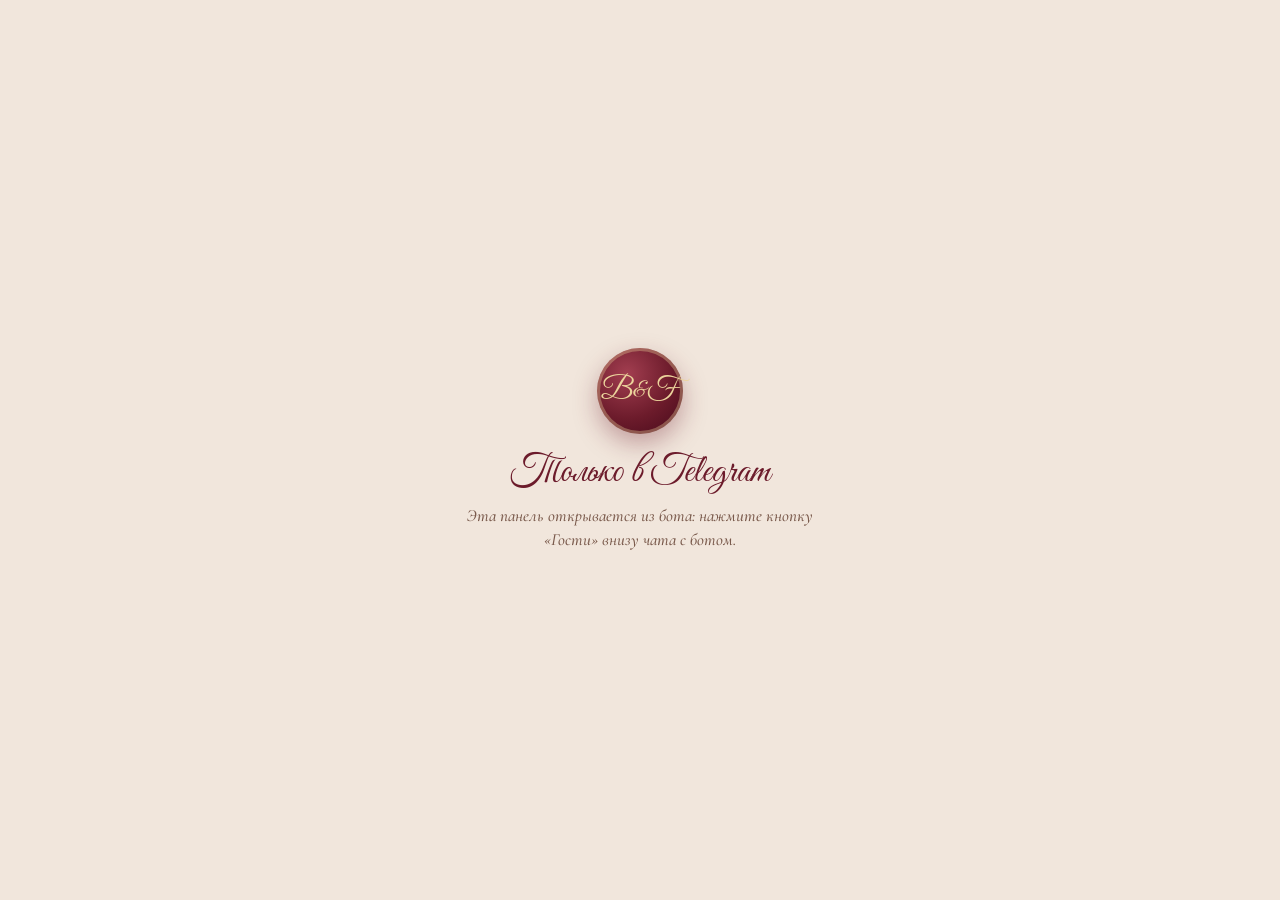
<file: google-apps-script/miniapp/index.html>
<!doctype html>
<html lang="ru">
<head>
  <meta charset="UTF-8" />
  <meta name="viewport" content="width=device-width, initial-scale=1, viewport-fit=cover, maximum-scale=1" />
  <meta name="robots" content="noindex, nofollow" />
  <title>Гости · Bekzod & Ferangiz</title>
  <meta name="theme-color" content="#f1e6dc" />
  <link rel="icon" href="data:image/svg+xml,%3Csvg xmlns='http://www.w3.org/2000/svg' viewBox='0 0 64 64'%3E%3Ccircle cx='32' cy='32' r='30' fill='%236c1b2b'/%3E%3Ctext x='32' y='42' font-family='serif' font-size='28' text-anchor='middle' fill='%23e3c486'%3EB%26amp;F%3C/text%3E%3C/svg%3E" />
  <link rel="preload" href="assets/fonts/gv-latin.woff2" as="font" type="font/woff2" crossorigin />
  <link rel="stylesheet" href="css/fonts.css" />
  <link rel="stylesheet" href="css/app.css" />
  <script src="https://telegram.org/js/telegram-web-app.js"></script>
</head>
<body>
  <header class="head">
    <p class="head__kicker caps">Ответы гостей</p>
    <h1 class="head__names script">Bekzod <span class="gold">&amp;</span> Ferangiz</h1>
    <svg class="head__div" viewBox="0 0 320 24" aria-hidden="true">
      <path d="M18,12 H138 M182,12 H302" stroke="url(#gold)" stroke-width="1.2" fill="none" />
      <path d="M160,3 L167,12 L160,21 L153,12 Z" fill="url(#gold)" />
      <circle cx="145" cy="12" r="1.9" fill="url(#gold)" /><circle cx="175" cy="12" r="1.9" fill="url(#gold)" />
    </svg>
  </header>

  <!-- событие -->
  <div class="seg" role="tablist" aria-label="Событие" id="eventSeg">
    <button type="button" role="tab" data-event="fotiha" aria-selected="true">
      <span class="seg__title">Фотиха</span><span class="seg__date">10 ноября · 12:00</span>
    </button>
    <button type="button" role="tab" data-event="wedding" aria-selected="false">
      <span class="seg__title">Свадебный вечер</span><span class="seg__date">11 ноября · 18:00</span>
    </button>
    <span class="seg__thumb" aria-hidden="true"></span>
  </div>

  <main id="app">
    <!-- итоги -->
    <section class="stats" aria-live="polite">
      <div class="hero-stat card">
        <p class="hero-stat__lbl caps">Придут</p>
        <p class="hero-stat__num"><span id="sPeople">—</span></p>
        <p class="hero-stat__sub" id="sPeopleSub">гостей</p>
        <div class="sides" id="sides">
          <div class="sides__bar"><i class="sides__g" id="barG"></i><i class="sides__b" id="barB"></i></div>
          <div class="sides__legend">
            <span><b class="dot dot--g"></b>Жених · <em id="sGroom">0</em></span>
            <span><b class="dot dot--b"></b>Невеста · <em id="sBride">0</em></span>
          </div>
        </div>
      </div>
      <div class="mini card"><p class="mini__num" id="sAnswers">—</p><p class="mini__lbl caps">ответили</p></div>
      <div class="mini card"><p class="mini__num mini__num--yes" id="sComing">—</p><p class="mini__lbl caps">семей придут</p></div>
      <div class="mini card"><p class="mini__num mini__num--no" id="sDeclined">—</p><p class="mini__lbl caps">не смогут</p></div>
    </section>

    <!-- вкладки -->
    <div class="tabs" role="tablist" aria-label="Раздел">
      <button type="button" role="tab" data-tab="guests" aria-selected="true">Гости <span class="tabs__n" id="nGuests"></span></button>
      <button type="button" role="tab" data-tab="wishes" aria-selected="false">Пожелания <span class="tabs__n" id="nWishes"></span></button>
      <button type="button" class="refresh" id="refresh" aria-label="Обновить">
        <svg viewBox="0 0 24 24" aria-hidden="true"><path d="M20 12a8 8 0 1 1-2.34-5.66" /><path d="M20 4v5h-5" /></svg>
      </button>
    </div>

    <section id="tabGuests">
      <div class="tools">
        <label class="search">
          <svg viewBox="0 0 24 24" aria-hidden="true"><circle cx="11" cy="11" r="6.5" /><path d="M16 16l4.5 4.5" /></svg>
          <input type="search" id="q" placeholder="Поиск по имени" autocomplete="off" enterkeyhint="search" />
        </label>
        <div class="chips" id="chips" role="group" aria-label="Фильтр">
          <button type="button" class="chip" data-f="all" aria-pressed="true">Все</button>
          <button type="button" class="chip" data-f="yes" aria-pressed="false">Придут</button>
          <button type="button" class="chip" data-f="no" aria-pressed="false">Не смогут</button>
          <button type="button" class="chip" data-f="groom" aria-pressed="false">Жених</button>
          <button type="button" class="chip" data-f="bride" aria-pressed="false">Невеста</button>
        </div>
      </div>
      <ul class="list" id="list"></ul>
    </section>

    <section id="tabWishes" hidden>
      <ul class="wishes" id="wishes"></ul>
    </section>

    <p class="foot" id="foot"></p>
  </main>

  <!-- состояния: загрузка, нет доступа, ошибка -->
  <div class="state" id="state" hidden>
    <div class="state__seal" aria-hidden="true">B<span>&amp;</span>F</div>
    <p class="state__title script" id="stateTitle"></p>
    <p class="state__text" id="stateText"></p>
    <button type="button" class="btn" id="stateBtn" hidden></button>
  </div>


  <svg width="0" height="0" style="position:absolute" aria-hidden="true">
    <defs>
      <linearGradient id="gold" x1="0" y1="0" x2="1" y2="0.35">
        <stop offset="0" stop-color="#8a6330" /><stop offset="0.22" stop-color="#d4b06c" /><stop offset="0.38" stop-color="#f3e0aa" />
        <stop offset="0.55" stop-color="#b48a48" /><stop offset="0.74" stop-color="#e6cb90" /><stop offset="1" stop-color="#94692f" />
      </linearGradient>
    </defs>
  </svg>

  <script src="js/app.js"></script>
</body>
</html>
</file>
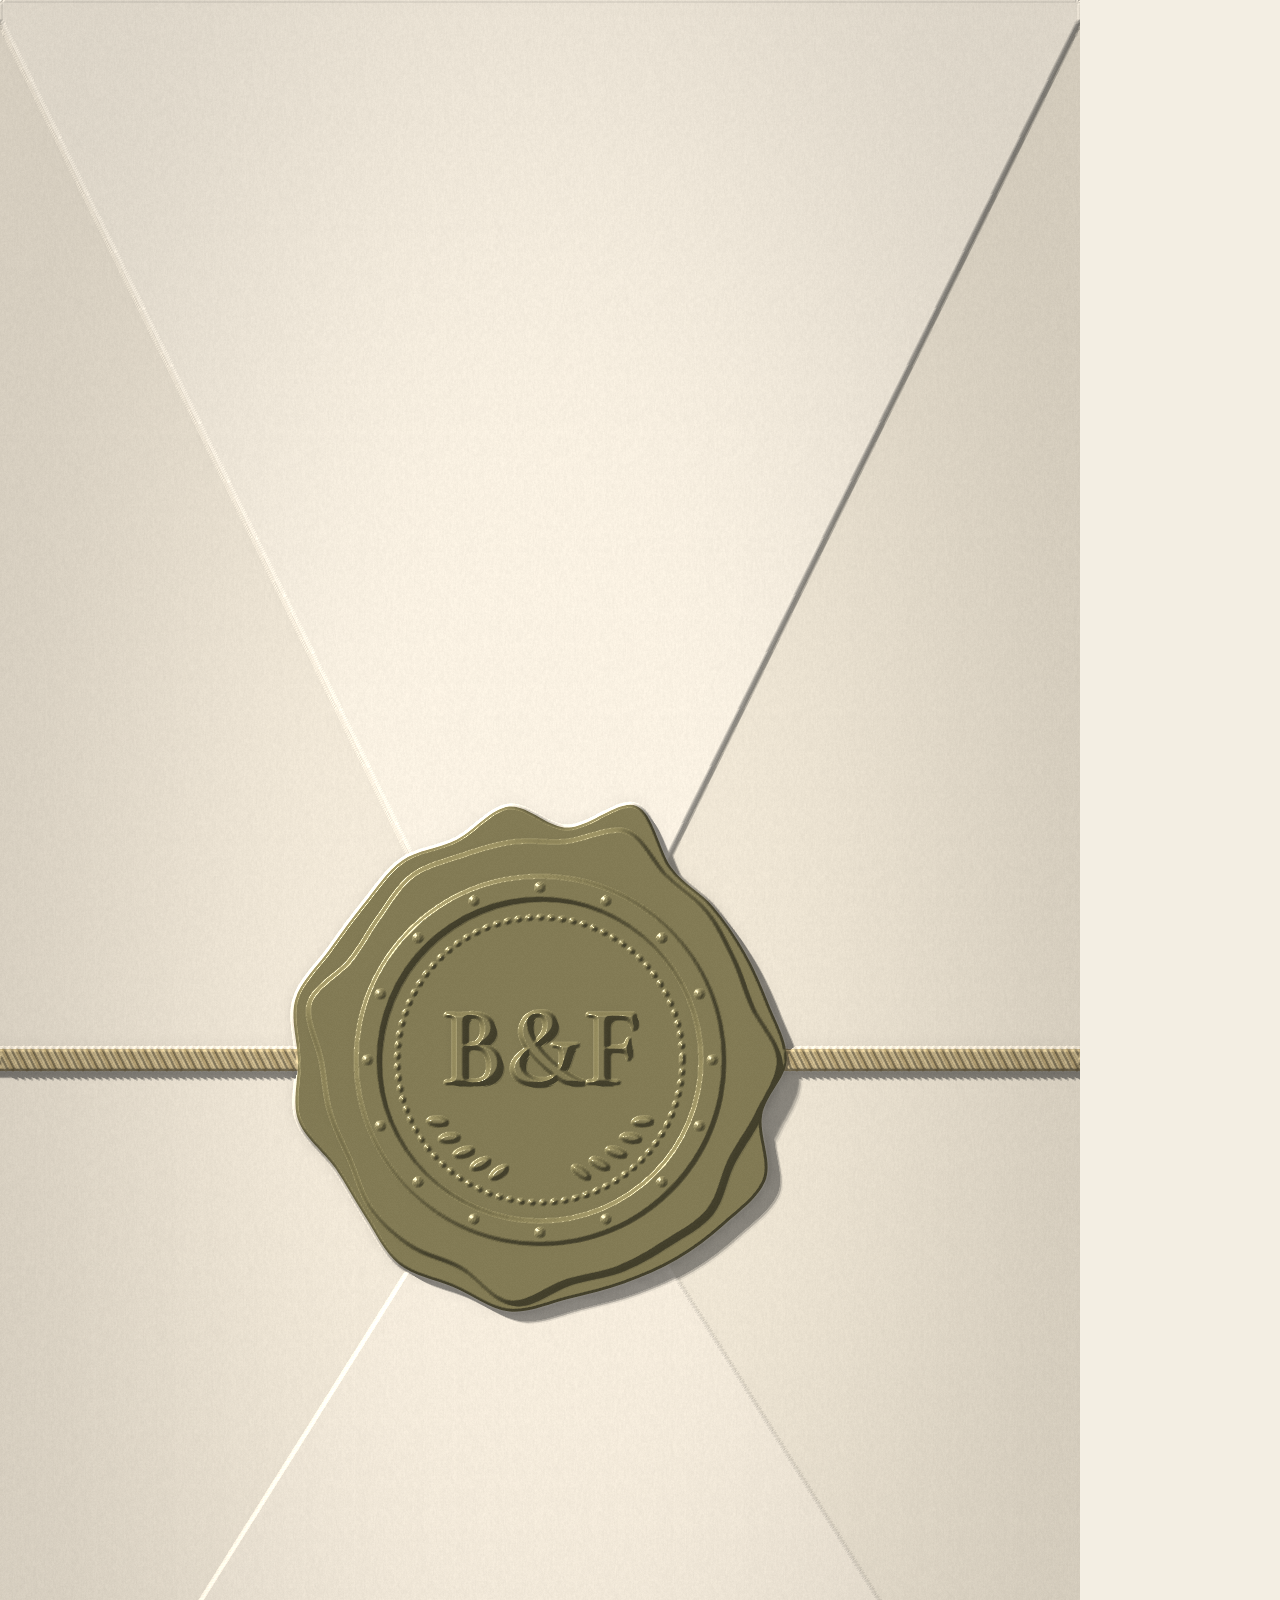
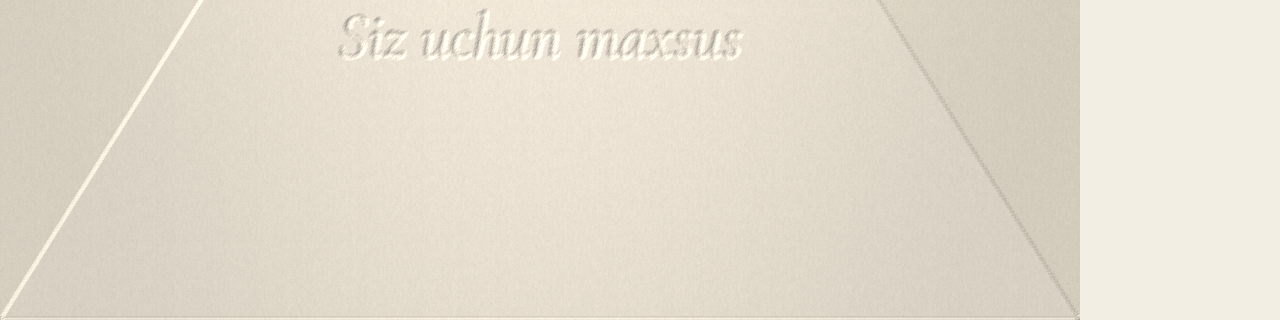
<file: video/variants/b/index.html>
<!doctype html>
<html lang="uz">
<head>
<meta charset="UTF-8" />
<meta name="viewport" content="width=1080, height=1920" />
<script src="https://cdn.jsdelivr.net/npm/gsap@3.14.2/dist/gsap.min.js"></script>
<script src="assets/engine.js"></script>
<style>
@font-face { font-family: 'Cormorant Garamond'; font-weight: 300 700; font-style: normal; src: url('assets/fonts/cg.woff2') format('woff2'); }
@font-face { font-family: 'Cormorant Garamond'; font-weight: 300 700; font-style: italic; src: url('assets/fonts/cgi.woff2') format('woff2'); }
@font-face { font-family: 'Manrope'; font-weight: 200 800; src: url('assets/fonts/mr.woff2') format('woff2'); }
html, body { margin: 0; width: 1080px; height: 1920px; overflow: hidden; background: #f3eee3; }
#root { position: relative; width: 100%; height: 100%; }
#stage { position: absolute; inset: 0; width: 1080px; height: 1920px; }
</style>
</head>
<body>
<div id="root" data-composition-id="main" data-start="0" data-duration="8" data-width="1080" data-height="1920">
  <canvas id="stage" width="1080" height="1920"></canvas>
</div>
<script>
(() => {
  const PAPER = "#f4efe4", CARD = "#faf7f0", INK = "#4f4b30", WAX = "#7d7751", FOIL = "#9a9160", JUTE = "#bfae84", LINEN = "#e9e1cf", LINER = "#d9cfb8";
  const CG = (w, s, it) => `${it ? "italic " : ""}${w} ${s}px "Cormorant Garamond"`;
  const MR = (w, s) => `${w} ${s}px "Manrope"`;

  // Детерминированные «рваные» края
  function deckle(u, x, y, w, h, amp = 2.2, step = 9) {
    const P = [], j = () => (u.rnd() - 0.5) * 2 * amp;
    for (let t = 0; t <= w; t += step) P.push([x + t, y + j()]);
    for (let t = step; t <= h; t += step) P.push([x + w + j(), y + t]);
    for (let t = w - step; t >= 0; t -= step) P.push([x + t, y + h + j()]);
    for (let t = h - step; t > 0; t -= step) P.push([x + j(), y + t]);
    return (c) => { c.beginPath(); P.forEach(([px, py], i) => (i ? c.lineTo(px, py) : c.moveTo(px, py))); c.closePath(); };
  }
  function blob(u, cx, cy, r, n = 22, irr = 0.07) {
    const P = [];
    for (let i = 0; i < n; i++) {
      const a = (i / n) * Math.PI * 2, rr = r * (1 + (u.rnd() - 0.5) * 2 * irr + (i % 7 === 0 ? 0.08 : 0));
      P.push([cx + Math.cos(a) * rr, cy + Math.sin(a) * rr]);
    }
    return (c) => {
      c.beginPath();
      for (let i = 0; i < n; i++) {
        const p0 = P[(i - 1 + n) % n], p1 = P[i], p2 = P[(i + 1) % n], p3 = P[(i + 2) % n];
        if (i === 0) c.moveTo(p1[0], p1[1]);
        c.bezierCurveTo(p1[0] + (p2[0] - p0[0]) / 6, p1[1] + (p2[1] - p0[1]) / 6, p2[0] - (p3[0] - p1[0]) / 6, p2[1] - (p3[1] - p1[1]) / 6, p2[0], p2[1]);
      }
      c.closePath();
    };
  }
  const circle = (x, y, r) => (c) => { c.beginPath(); c.arc(x, y, r, 0, Math.PI * 2); };
  const poly = (pts) => (c) => { c.beginPath(); pts.forEach(([x, y], i) => (i ? c.lineTo(x, y) : c.moveTo(x, y))); c.closePath(); };
  function star(c, x, y, n, R, r, rot = -Math.PI / 2) {
    c.beginPath();
    for (let i = 0; i < n * 2; i++) { const a = rot + (Math.PI / n) * i, rr = i % 2 ? r : R; i ? c.lineTo(x + Math.cos(a) * rr, y + Math.sin(a) * rr) : c.moveTo(x + Math.cos(a) * rr, y + Math.sin(a) * rr); }
    c.closePath();
  }

  // Бечёвка: толстая нить с косыми прядями
  function twine(u, x0, y0, x1, y1, thick = 20, hv = 0.34) {
    const line = (c) => { c.beginPath(); c.moveTo(x0, y0); c.lineTo(x1, y1); };
    u.stroke(line, { hv: hv - 0.06, alb: JUTE, mat: 60, width: thick });
    const L = Math.hypot(x1 - x0, y1 - y0), dx = (x1 - x0) / L, dy = (y1 - y0) / L, nx = -dy, ny = dx;
    for (let s = 0; s < L; s += 7) {
      const cx = x0 + dx * s, cy = y0 + dy * s;
      const seg = (c) => { c.beginPath(); c.moveTo(cx - nx * thick * 0.45 - dx * 5, cy - ny * thick * 0.45 - dy * 5); c.lineTo(cx + nx * thick * 0.45 + dx * 5, cy + ny * thick * 0.45 + dy * 5); };
      u.stroke(seg, { hv, alb: s % 14 ? "#c9b98f" : "#ad9b70", width: 3.2 });
    }
  }

  // Сургучная печать с оттиском
  function seal(u, cx, cy, r, initials) {
    const b = blob(u, cx, cy, r * 1.05, 26, 0.06);
    u.fill(b, { hv: 0.34, alb: WAX, mat: 110 });
    u.fill(blob(u, cx, cy, r * 0.96, 26, 0.03), { hv: 0.44 });
    u.fill(circle(cx, cy, r * 0.8), { hv: 0.5 });
    u.fill(circle(cx, cy, r * 0.7), { hv: 0.42 });
    u.stroke(circle(cx, cy, r * 0.62), { hv: 0.47, width: 3, dash: [2, 9] });
    for (let i = 0; i < 16; i++) {
      const a = (i / 16) * Math.PI * 2;
      u.fill(circle(cx + Math.cos(a) * r * 0.75, cy + Math.sin(a) * r * 0.75, 4), { hv: 0.53 });
    }
    // веточки
    [-1, 1].forEach((s) => {
      for (let k = 0; k < 5; k++) {
        const a = Math.PI / 2 + s * (0.35 + k * 0.17), rr = r * 0.52;
        const x = cx + Math.cos(a) * rr, y = cy + Math.sin(a) * rr;
        u.fill((c) => { c.beginPath(); c.ellipse(x, y, 10, 4, a + s * 0.6, 0, Math.PI * 2); }, { hv: 0.48 });
      }
    });
    u.text(initials, cx, cy - 6, CG(600, r * 0.48), { hv: 0.52 });
  }

  const shots = [
    /* B1 — печать крупно */
    { depth: 70, az: 222, el: 34, amb: 0.56, key: 0.82, draw(u) {
      u.fill(poly([[0, 0], [1080, 0], [1080, 1920], [0, 1920]]), { hv: 0.08, alb: PAPER, mat: 0 });
      // боковые клапаны и нижний
      u.fill(poly([[0, 0], [600, 1180], [0, 1920]]), { hv: 0.1, alb: "#efe9dc", mat: 0 });
      u.fill(poly([[1080, 0], [1080, 1920], [480, 1180]]), { hv: 0.1, alb: "#ece6d8", mat: 0 });
      u.fill(poly([[0, 1920], [540, 1060], [1080, 1920]]), { hv: 0.12, alb: "#f2ece0", mat: 0 });
      // верхний клапан
      u.fill(poly([[-20, -20], [1100, -20], [540, 1120]]), { hv: 0.16, alb: "#f7f2e7", mat: 0 });
      u.text("Siz uchun maxsus", 540, 1640, CG(400, 64, true), { hv: 0.095 });
      u.bevel(1.4);
      twine(u, -20, 1060, 1100, 1060, 22, 0.3);
      seal(u, 540, 1060, 230, "B&F");
      u.bevel(0.8);
    } },
    /* B2 — открытка с именами выходит из конверта */
    { depth: 60, az: 220, el: 36, amb: 0.58, key: 0.8, draw(u) {
      u.fill(poly([[0, 0], [1080, 0], [1080, 1920], [0, 1920]]), { hv: 0.02, alb: LINEN, mat: 60 });
      // конверт: задняя стенка и подкладка
      u.fill(poly([[40, 1180], [1040, 1180], [1040, 1960], [40, 1960]]), { hv: 0.08, alb: PAPER, mat: 0 });
      u.fill(poly([[70, 1190], [1010, 1190], [540, 1560]]), { hv: 0.09, alb: LINER, mat: 0 });
      for (let y = 1200; y < 1560; y += 34) for (let x = 90; x < 1000; x += 34) {
        const inside = Math.abs(x - 540) < (1560 - y) * (470 / 370);
        if (inside) u.stroke((c) => star(c, x, y, 8, 11, 7, -Math.PI / 2 + Math.PI / 8), { alb: "#b6aa86", width: 1.4 });
      }
      // открытка
      const card = deckle(u, 120, 150, 840, 1640, 2);
      u.fill(card, { hv: 0.2, alb: CARD, mat: 0 });
      u.stroke((c) => { c.beginPath(); c.rect(160, 190, 760, 1560); }, { hv: 0.188, alb: "#d4c9ad", width: 2 });
      u.fill((c) => star(c, 540, 330, 8, 34, 15, -Math.PI / 2 + Math.PI / 8), { hv: 0.185, alb: FOIL, mat: 170 });
      u.text("NIKOH TO‘YI", 540, 430, MR(600, 32), { hv: 0.188, alb: INK, tracking: 12 });
      u.text("Bekzod", 540, 610, CG(500, 150), { hv: 0.175, alb: INK });
      u.text("&", 540, 770, CG(400, 120, true), { hv: 0.188, alb: FOIL, mat: 170 });
      u.text("Ferangiz", 540, 930, CG(500, 150), { hv: 0.175, alb: INK });
      u.text("11 · 11 · 2026", 540, 1110, MR(500, 36), { hv: 0.188, alb: INK, tracking: 10 });
      // передняя стенка конверта поверх
      const pocket = poly([[40, 1960], [40, 1330], [540, 1610], [1040, 1330], [1040, 1960]]);
      u.fill(pocket, { hv: 0.26, alb: "#f1ebdf", mat: 0 });
      u.stroke(poly([[40, 1960], [540, 1610], [1040, 1960]]), { hv: 0.25, width: 3 });
      u.bevel(1.2);
    } },
    /* B3 — дата */
    { depth: 55, az: 218, el: 38, amb: 0.6, key: 0.78, draw(u) {
      u.fill(poly([[0, 0], [1080, 0], [1080, 1920], [0, 1920]]), { hv: 0.02, alb: LINEN, mat: 60 });
      u.fill(deckle(u, 70, 120, 940, 1680, 2.4), { hv: 0.2, alb: CARD, mat: 0 });
      // угловые орнаменты фольгой
      [[150, 200, 0], [930, 200, 1], [150, 1720, 3], [930, 1720, 2]].forEach(([x, y, q]) => {
        u.stroke((c) => { c.beginPath(); c.arc(x, y, 46, q * Math.PI / 2, q * Math.PI / 2 + Math.PI / 2); }, { hv: 0.205, alb: FOIL, mat: 170, width: 5 });
        u.fill((c) => star(c, x, y, 8, 20, 9, -Math.PI / 2 + Math.PI / 8), { hv: 0.205, alb: FOIL, mat: 170 });
      });
      u.text("Sana", 540, 420, CG(400, 70, true), { hv: 0.188, alb: INK });
      u.text("11", 540, 760, MR(200, 420), { hv: 0.183, alb: FOIL, mat: 170, tracking: -24 });
      u.text("NOYABR 2026", 540, 1090, MR(600, 48), { hv: 0.188, alb: INK, tracking: 18 });
      u.fill((c) => { c.beginPath(); c.rect(420, 1160, 240, 3); }, { hv: 0.19, alb: FOIL, mat: 170 });
      u.text("Chorshanba", 540, 1260, CG(500, 76), { hv: 0.185, alb: INK });
      u.text("soat 18:00", 540, 1360, CG(500, 76), { hv: 0.185, alb: INK });
      u.bevel(1.0);
    } },
    /* B4 — финал: стопка карточек, половинки печати */
    { depth: 60, az: 225, el: 40, amb: 0.6, key: 0.8, draw(u) {
      u.fill(poly([[0, 0], [1080, 0], [1080, 1920], [0, 1920]]), { hv: 0.02, alb: LINEN, mat: 60 });
      const rot = (a, x, y, w, h, hv, alb) => {
        const pts = [[-w / 2, -h / 2], [w / 2, -h / 2], [w / 2, h / 2], [-w / 2, h / 2]].map(([px, py]) =>
          [x + px * Math.cos(a) - py * Math.sin(a), y + px * Math.sin(a) + py * Math.cos(a)]);
        u.fill(poly(pts), { hv, alb, mat: 0 });
      };
      rot(-0.09, 520, 930, 860, 1300, 0.12, "#f5f0e6");
      rot(0.06, 560, 950, 860, 1300, 0.16, "#f8f4ec");
      u.fill(deckle(u, 110, 290, 860, 1300, 2), { hv: 0.2, alb: CARD, mat: 0 });
      // блинтовая арка
      const arch = (inset) => (c) => {
        const x0 = 210 + inset, x1 = 870 - inset, ys = 640, ya = 400 + inset, yb = 1500 - inset, cx = 540;
        c.beginPath(); c.moveTo(x0, yb); c.lineTo(x0, ys);
        c.bezierCurveTo(x0, ys - 140, cx - 120, ya + 30, cx, ya); c.bezierCurveTo(cx + 120, ya + 30, x1, ys - 140, x1, ys);
        c.lineTo(x1, yb); c.closePath();
      };
      u.stroke(arch(0), { hv: 0.225, width: 6 });
      u.stroke(arch(18), { hv: 0.188, width: 2 });
      u.text("Sofinur Hall", 540, 720, CG(500, 104), { hv: 0.185, alb: INK });
      u.text("to‘yxonasi · Buxoro", 540, 820, CG(500, 54), { hv: 0.188, alb: INK });
      u.fill((c) => star(c, 540, 930, 8, 18, 8, -Math.PI / 2 + Math.PI / 8), { hv: 0.205, alb: FOIL, mat: 170 });
      u.text("Hurmat bilan,", 540, 1040, CG(400, 56, true), { hv: 0.188, alb: INK });
      u.text("Sharipovlar oilasi", 540, 1110, CG(500, 62), { hv: 0.188, alb: INK });
      u.text("Sizni kutib qolamiz", 540, 1300, CG(500, 78), { hv: 0.185, alb: FOIL, mat: 170 });
      u.bevel(1.1);
      // половинки печати и бечёвка на столе
      twine(u, 60, 1820, 520, 1700, 16, 0.12);
      twine(u, 520, 1700, 1040, 1880, 16, 0.12);
      u.fill(blob(u, 230, 1720, 92, 18, 0.08), { hv: 0.2, alb: WAX, mat: 110 });
      u.fill(circle(230, 1720, 66), { hv: 0.25 });
      u.fill(blob(u, 350, 1770, 80, 18, 0.1), { hv: 0.2, alb: WAX, mat: 110 });
      u.fill(circle(350, 1770, 54), { hv: 0.24 });
      u.bevel(0.7);
    } },
  ];

  const canvas = document.getElementById("stage");
  Promise.all([
    document.fonts.load('500 150px "Cormorant Garamond"', "BbАа"),
    document.fonts.load('italic 400 70px "Cormorant Garamond"', "Ss"),
    document.fonts.load('200 420px "Manrope"', "11"),
    document.fonts.load('600 48px "Manrope"', "NOYABR"),
  ]).then(() => {
    const renderAt = window.ReliefStills({ canvas, shots, slot: 2 });
    const tl = gsap.timeline({ paused: true, onUpdate: () => renderAt(tl.time()) });
    tl.to({}, { duration: 8 }, 0);
    window.addEventListener("hf-seek", (e) => renderAt(e.detail.time));
    renderAt(0);
    window.__timelines = window.__timelines || {};
    window.__timelines["main"] = tl;
  });
})();
</script>
</body>
</html>
</file>
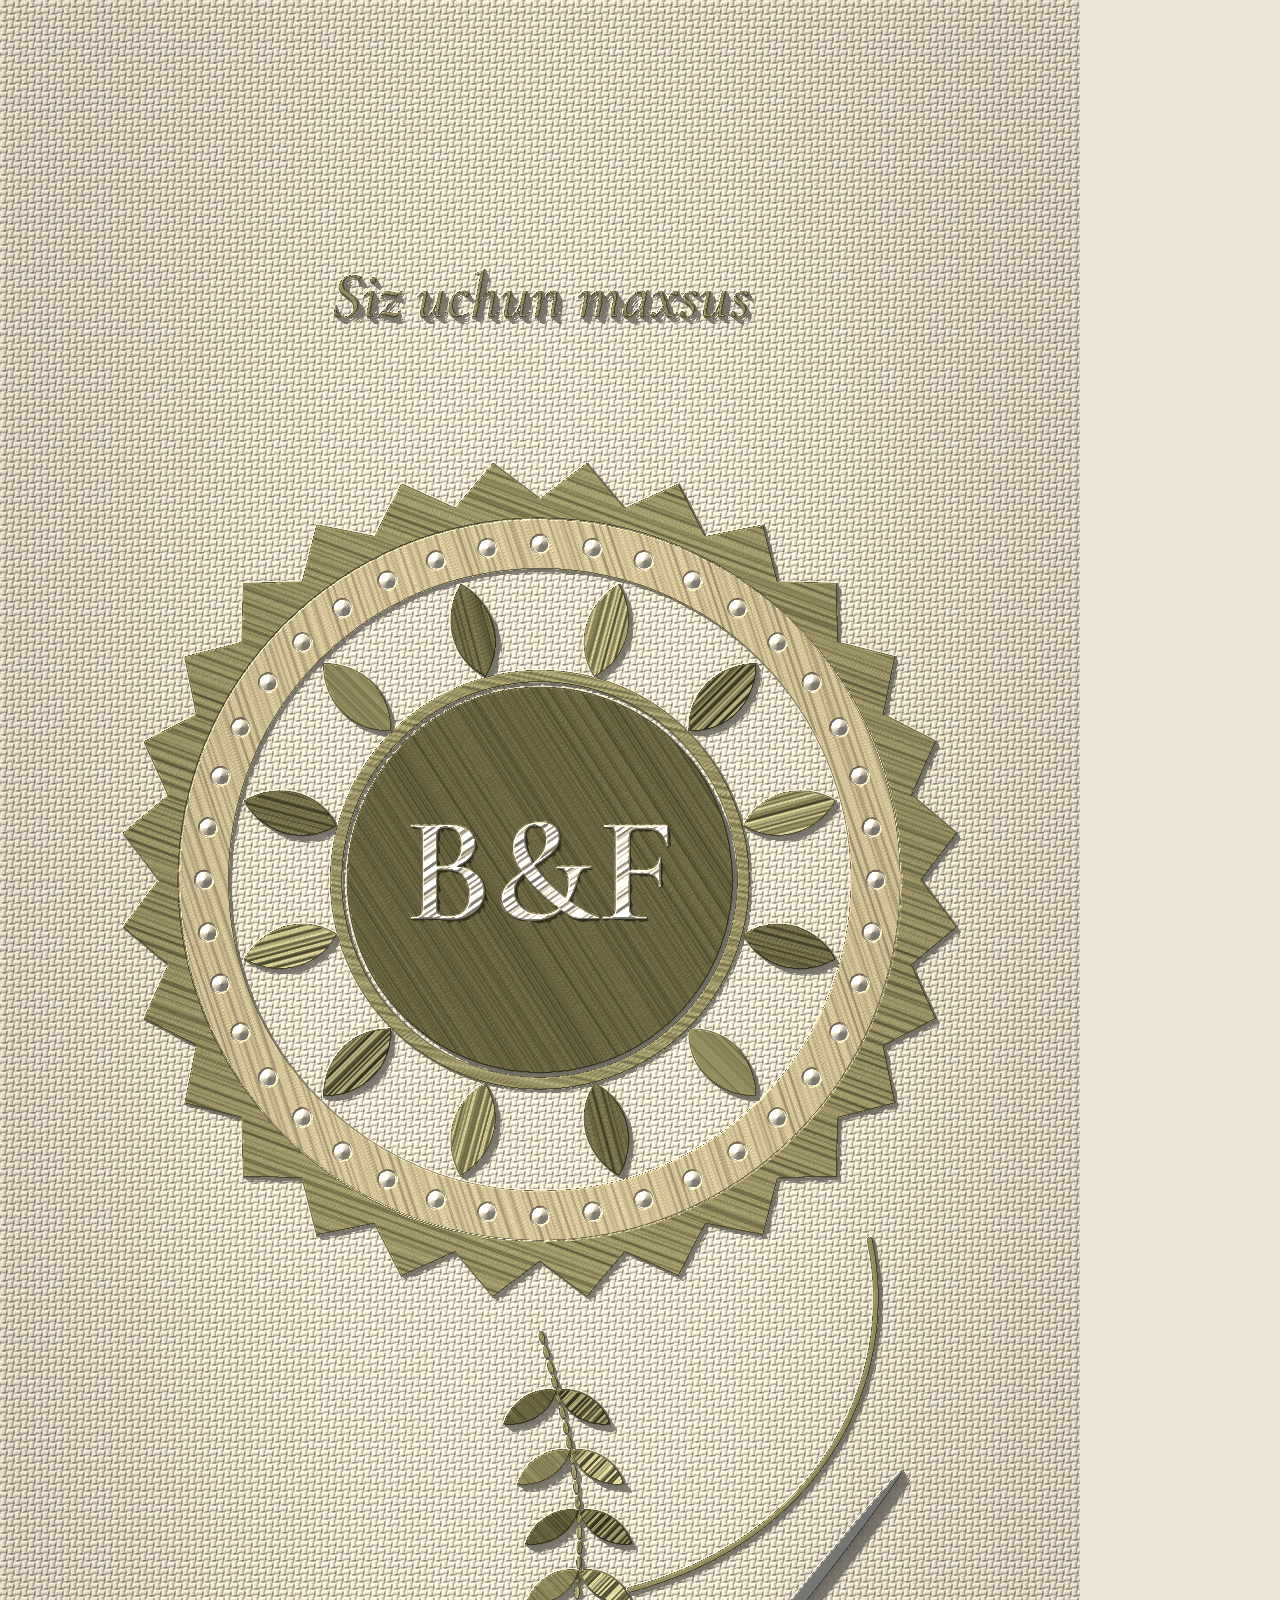
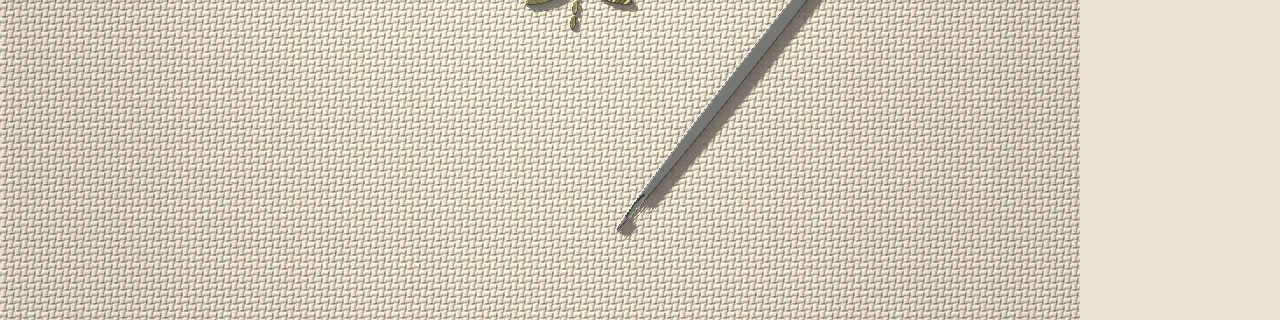
<file: video/variants/c/index.html>
<!doctype html>
<html lang="uz">
<head>
<meta charset="UTF-8" />
<meta name="viewport" content="width=1080, height=1920" />
<script src="https://cdn.jsdelivr.net/npm/gsap@3.14.2/dist/gsap.min.js"></script>
<script src="assets/engine.js"></script>
<style>
@font-face { font-family: 'Cormorant Garamond'; font-weight: 300 700; font-style: normal; src: url('assets/fonts/cg.woff2') format('woff2'); }
@font-face { font-family: 'Cormorant Garamond'; font-weight: 300 700; font-style: italic; src: url('assets/fonts/cgi.woff2') format('woff2'); }
@font-face { font-family: 'Manrope'; font-weight: 200 800; src: url('assets/fonts/mr.woff2') format('woff2'); }
html, body { margin: 0; width: 1080px; height: 1920px; overflow: hidden; background: #ece4d3; }
#root { position: relative; width: 100%; height: 100%; }
#stage { position: absolute; inset: 0; width: 1080px; height: 1920px; }
</style>
</head>
<body>
<div id="root" data-composition-id="main" data-start="0" data-duration="8" data-width="1080" data-height="1920">
  <canvas id="stage" width="1080" height="1920"></canvas>
</div>
<script>
(() => {
  const LIN = "#ebe3d1", DEEP = "#5f5a39", KHAKI = "#8a8458", SAND = "#c8b98d", CREAM = "#f3ead6";
  const CG = (w, s, it) => `${it ? "italic " : ""}${w} ${s}px "Cormorant Garamond"`;
  const MR = (w, s) => `${w} ${s}px "Manrope"`;
  const TAU = Math.PI * 2;

  // Лён: полотняное переплетение в карте высот
  function linen(u) {
    u.a.fillStyle = LIN; u.a.fillRect(0, 0, 1080, 1920);
    u.k.fillStyle = u.gray(60 / 255); u.k.fillRect(0, 0, 1080, 1920);
    const img = u.h.createImageData(1080, 1920), d = img.data, P = 7;
    for (let y = 0; y < 1920; y++) for (let x = 0; x < 1080; x++) {
      const cx = Math.floor(x / P), cy = Math.floor(y / P);
      const fx = (x % P) / P, fy = (y % P) / P;
      const warpOver = (cx + cy) % 2 === 0;
      const warp = Math.sin(fx * Math.PI), weft = Math.sin(fy * Math.PI);
      const v = 0.04 + 0.035 * (warpOver ? warp : weft) + ((x * 7 + y * 13) % 17) / 17 * 0.006;
      const c = Math.round(v * 255), i = (y * 1080 + x) * 4;
      d[i] = d[i + 1] = d[i + 2] = c; d[i + 3] = 255;
    }
    u.h.putImageData(img, 0, 0);
  }

  // Узелки (французский узел): маленькие купола
  function knot(u, x, y, r, color) {
    const g = u.h.createRadialGradient(x, y, 0, x, y, r);
    g.addColorStop(0, u.gray(0.3)); g.addColorStop(1, u.gray(0.12));
    u.h.beginPath(); u.h.arc(x, y, r, 0, TAU); u.h.fillStyle = g; u.h.fill();
    u.a.beginPath(); u.a.arc(x, y, r, 0, TAU); u.a.fillStyle = color; u.a.fill();
    u.k.beginPath(); u.k.arc(x, y, r, 0, TAU); u.k.fillStyle = u.gray(230 / 255); u.k.fill();
  }
  const S = (u, draw, angle, color, opt = {}) => u.satin(draw, { angle, color, base: opt.base ?? 0.12, top: opt.top ?? 0.32, spacing: opt.spacing ?? 3.4, width: opt.width ?? 2.8 });
  const txt = (str, x, y, font) => (c) => { c.font = font; c.textAlign = "center"; c.textBaseline = "middle"; c.fillText(str, x, y); };
  const petal = (x, y, a, L, Wd) => (c) => {
    c.save(); c.translate(x, y); c.rotate(a);
    c.beginPath(); c.moveTo(0, 0);
    c.bezierCurveTo(L * 0.3, -Wd, L * 0.75, -Wd * 0.8, L, 0);
    c.bezierCurveTo(L * 0.75, Wd * 0.8, L * 0.3, Wd, 0, 0);
    c.fill(); c.restore();
  };
  // Тамбурный шов по кривой: цепочка петель
  function chain(u, pts, color, size = 9) {
    for (let i = 0; i < pts.length - 1; i++) {
      const [x0, y0] = pts[i], [x1, y1] = pts[i + 1];
      const L = Math.hypot(x1 - x0, y1 - y0), n = Math.max(1, Math.floor(L / (size * 1.6)));
      for (let k = 0; k < n; k++) {
        const t = (k + 0.5) / n, x = x0 + (x1 - x0) * t, y = y0 + (y1 - y0) * t, a = Math.atan2(y1 - y0, x1 - x0);
        u.satin((c) => { c.save(); c.translate(x, y); c.rotate(a); c.beginPath(); c.ellipse(0, 0, size, size * 0.45, 0, 0, TAU); c.fill(); c.restore(); },
          { angle: a, color, base: 0.11, top: 0.24, spacing: 2.6, width: 2.2 });
      }
    }
  }
  // Розетка сюзане: зубчатый край, кольца, миндалевидные лепестки, звезда в центре
  const ring = (x, y, r0, r1) => (c) => { c.beginPath(); c.arc(x, y, r1, 0, TAU); c.arc(x, y, r0, 0, TAU, true); c.fill("evenodd"); };
  const zig = (x, y, r0, r1, n) => (c) => {
    c.beginPath();
    for (let i = 0; i <= n * 2; i++) { const a = (i / (n * 2)) * TAU, r = i % 2 ? r1 : r0 + (r1 - r0) * 0.35; c[i ? "lineTo" : "moveTo"](x + Math.cos(a) * r, y + Math.sin(a) * r); }
    c.arc(x, y, r0, TAU, 0, true); c.fill("evenodd");
  };
  const starM = (x, y, n, R, r, rot) => (c) => { c.beginPath();
    for (let i = 0; i < n * 2; i++) { const a = rot + (Math.PI / n) * i, rr = i % 2 ? r : R; c[i ? "lineTo" : "moveTo"](x + Math.cos(a) * rr, y + Math.sin(a) * rr); }
    c.closePath(); c.fill(); };
  function medallion(u, x, y, R, inner) {
    S(u, zig(x, y, R * 0.86, R, 28), 0.35, KHAKI, { base: 0.1, top: 0.24 });
    S(u, ring(x, y, R * 0.74, R * 0.86), 1.25, SAND, { base: 0.11, top: 0.22 });
    for (let i = 0; i < 40; i++) { const a = (i / 40) * TAU; knot(u, x + Math.cos(a) * R * 0.8, y + Math.sin(a) * R * 0.8, Math.max(2.5, R * 0.022), CREAM); }
    for (let i = 0; i < 12; i++) {
      const a = (i / 12) * TAU + Math.PI / 12;
      S(u, petal(x + Math.cos(a) * R * 0.5, y + Math.sin(a) * R * 0.5, a, R * 0.23, R * 0.075), a, i % 2 ? KHAKI : DEEP, { base: 0.12, top: 0.28 });
    }
    S(u, ring(x, y, R * 0.47, R * 0.5), 0.2, KHAKI, { base: 0.11, top: 0.2, spacing: 2.6, width: 2 });
    S(u, (c) => { c.beginPath(); c.arc(x, y, R * 0.46, 0, TAU); c.fill(); }, 1.0, DEEP, { base: 0.14, top: 0.3 });
    if (inner) inner();
    else S(u, starM(x, y, 8, R * 0.3, R * 0.17, -Math.PI / 2 + Math.PI / 8), -0.6, CREAM, { base: 0.18, top: 0.38, spacing: 2.8, width: 2.3 });
  }
  // Гранатовая ветвь: стебель тамбуром и миндалевидные листья парами
  function branch(u, x, y, dir, len) {
    const pts = []; for (let t = 0; t <= 1.0001; t += 0.1) pts.push([x + dir * Math.sin(t * 2.2) * 40, y + t * len]);
    chain(u, pts, KHAKI, 7);
    for (let k = 1; k <= 4; k++) {
      const [px, py] = pts[k * 2];
      [-1, 1].forEach((s) => S(u, petal(px, py, Math.PI / 2 + s * 1.0, 64, 18), s * 0.8, k % 2 ? DEEP : KHAKI));
    }
  }

  const shots = [
    /* C1 — медальон «B & F», игла с нитью */
    { depth: 46, az: 228, el: 36, amb: 0.56, key: 0.85, draw(u) {
      linen(u);
      medallion(u, 540, 880, 420, () => {
        S(u, txt("B&F", 540, 880, CG(600, 150)), -0.6, CREAM, { base: 0.18, top: 0.42, spacing: 2.8, width: 2.3 });
      });
      branch(u, 540, 1330, 1, 300);
      // игла с нитью
      u.stroke((c) => { c.beginPath(); c.moveTo(630, 1590); c.bezierCurveTo(820, 1540, 900, 1380, 870, 1240); }, { hv: 0.2, alb: KHAKI, mat: 230, width: 6 });
      u.fill((c) => { c.save(); c.translate(760, 1650); c.rotate(-0.9); c.beginPath(); c.ellipse(0, 0, 230, 7, 0, 0, TAU); c.restore(); }, { hv: 0.32, alb: "#a8a8a2", mat: 250 });
      u.fill((c) => { c.save(); c.translate(760 - Math.cos(0.9) * 200, 1650 + Math.sin(0.9) * 200); c.rotate(-0.9); c.beginPath(); c.ellipse(0, 0, 14, 3, 0, 0, TAU); c.restore(); }, { hv: 0.1 });
      S(u, txt("Siz uchun maxsus", 540, 300, CG(500, 66, true)), 0.9, KHAKI, { spacing: 2.6, width: 2.1 });
    } },
    /* C2 — имена */
    { depth: 46, az: 225, el: 38, amb: 0.57, key: 0.84, draw(u) {
      linen(u);
      // рамка тамбурным швом
      const fr = [[150, 260], [930, 260], [930, 1660], [150, 1660], [150, 260]];
      chain(u, fr, KHAKI, 9);
      [[150, 260], [930, 260], [930, 1660], [150, 1660]].forEach(([x, y]) => medallion(u, x, y, 56));
      S(u, txt("Bekzod", 540, 720, CG(600, 170)), 1.05, DEEP, { spacing: 3, width: 2.5 });
      S(u, txt("&", 540, 960, CG(500, 150, true)), -0.5, KHAKI, { spacing: 3, width: 2.5 });
      S(u, txt("Ferangiz", 540, 1200, CG(600, 170)), 1.05, DEEP, { spacing: 3, width: 2.5 });
      for (let i = 0; i < 9; i++) knot(u, 360 + i * 45, 1420, 7, i % 2 ? SAND : KHAKI);
    } },
    /* C3 — дата */
    { depth: 46, az: 222, el: 38, amb: 0.58, key: 0.84, draw(u) {
      linen(u);
      medallion(u, 540, 820, 480, () => {
        S(u, txt("11", 540, 828, MR(300, 250)), -0.7, CREAM, { base: 0.18, top: 0.44, spacing: 3, width: 2.5 });
      });
      S(u, txt("NOYABR 2026", 540, 1430, MR(700, 64)), 0.0, DEEP, { spacing: 2.4, width: 1.9 });
      S(u, txt("Chorshanba · soat 18:00", 540, 1560, CG(700, 72)), 1.2, KHAKI, { spacing: 2.4, width: 1.9 });
    } },
    /* C4 — всё полотно: место и подпись */
    { depth: 40, az: 225, el: 40, amb: 0.6, key: 0.82, draw(u) {
      linen(u);
      [[160, 180], [920, 180], [160, 1740], [920, 1740]].forEach(([x, y], i) => medallion(u, x, y, 110));
      [[540, 180], [540, 1740]].forEach(([x, y]) => medallion(u, x, y, 80));
      chain(u, [[100, 340], [980, 340]], KHAKI, 8);
      chain(u, [[100, 1580], [980, 1580]], KHAKI, 8);
      S(u, txt("Sofinur Hall", 540, 560, CG(700, 120)), 1.05, DEEP, { spacing: 2.8, width: 2.3 });
      S(u, txt("to‘yxonasi · Buxoro", 540, 690, CG(700, 64)), 1.1, KHAKI, { spacing: 2.4, width: 1.9 });
      for (let i = 0; i < 5; i++) knot(u, 450 + i * 45, 820, 8, i % 2 ? SAND : DEEP);
      S(u, txt("Hurmat bilan,", 540, 960, CG(700, 66, true)), 1.1, KHAKI, { spacing: 2.4, width: 1.9 });
      S(u, txt("Sharipovlar oilasi", 540, 1050, CG(700, 74)), 1.1, DEEP, { spacing: 2.4, width: 1.9 });
      S(u, txt("Sizni kutib qolamiz", 540, 1300, CG(700, 92)), 1.05, DEEP, { spacing: 2.6, width: 2.1 });
    } },
  ];

  const canvas = document.getElementById("stage");
  Promise.all([
    document.fonts.load('600 170px "Cormorant Garamond"', "BbАа"),
    document.fonts.load('italic 500 66px "Cormorant Garamond"', "Ss"),
    document.fonts.load('300 380px "Manrope"', "11"),
    document.fonts.load('700 64px "Manrope"', "NOYABR"),
  ]).then(() => {
    const renderAt = window.ReliefStills({ canvas, shots, slot: 2 });
    const tl = gsap.timeline({ paused: true, onUpdate: () => renderAt(tl.time()) });
    tl.to({}, { duration: 8 }, 0);
    window.addEventListener("hf-seek", (e) => renderAt(e.detail.time));
    renderAt(0);
    window.__timelines = window.__timelines || {};
    window.__timelines["main"] = tl;
  });
})();
</script>
</body>
</html>
</file>
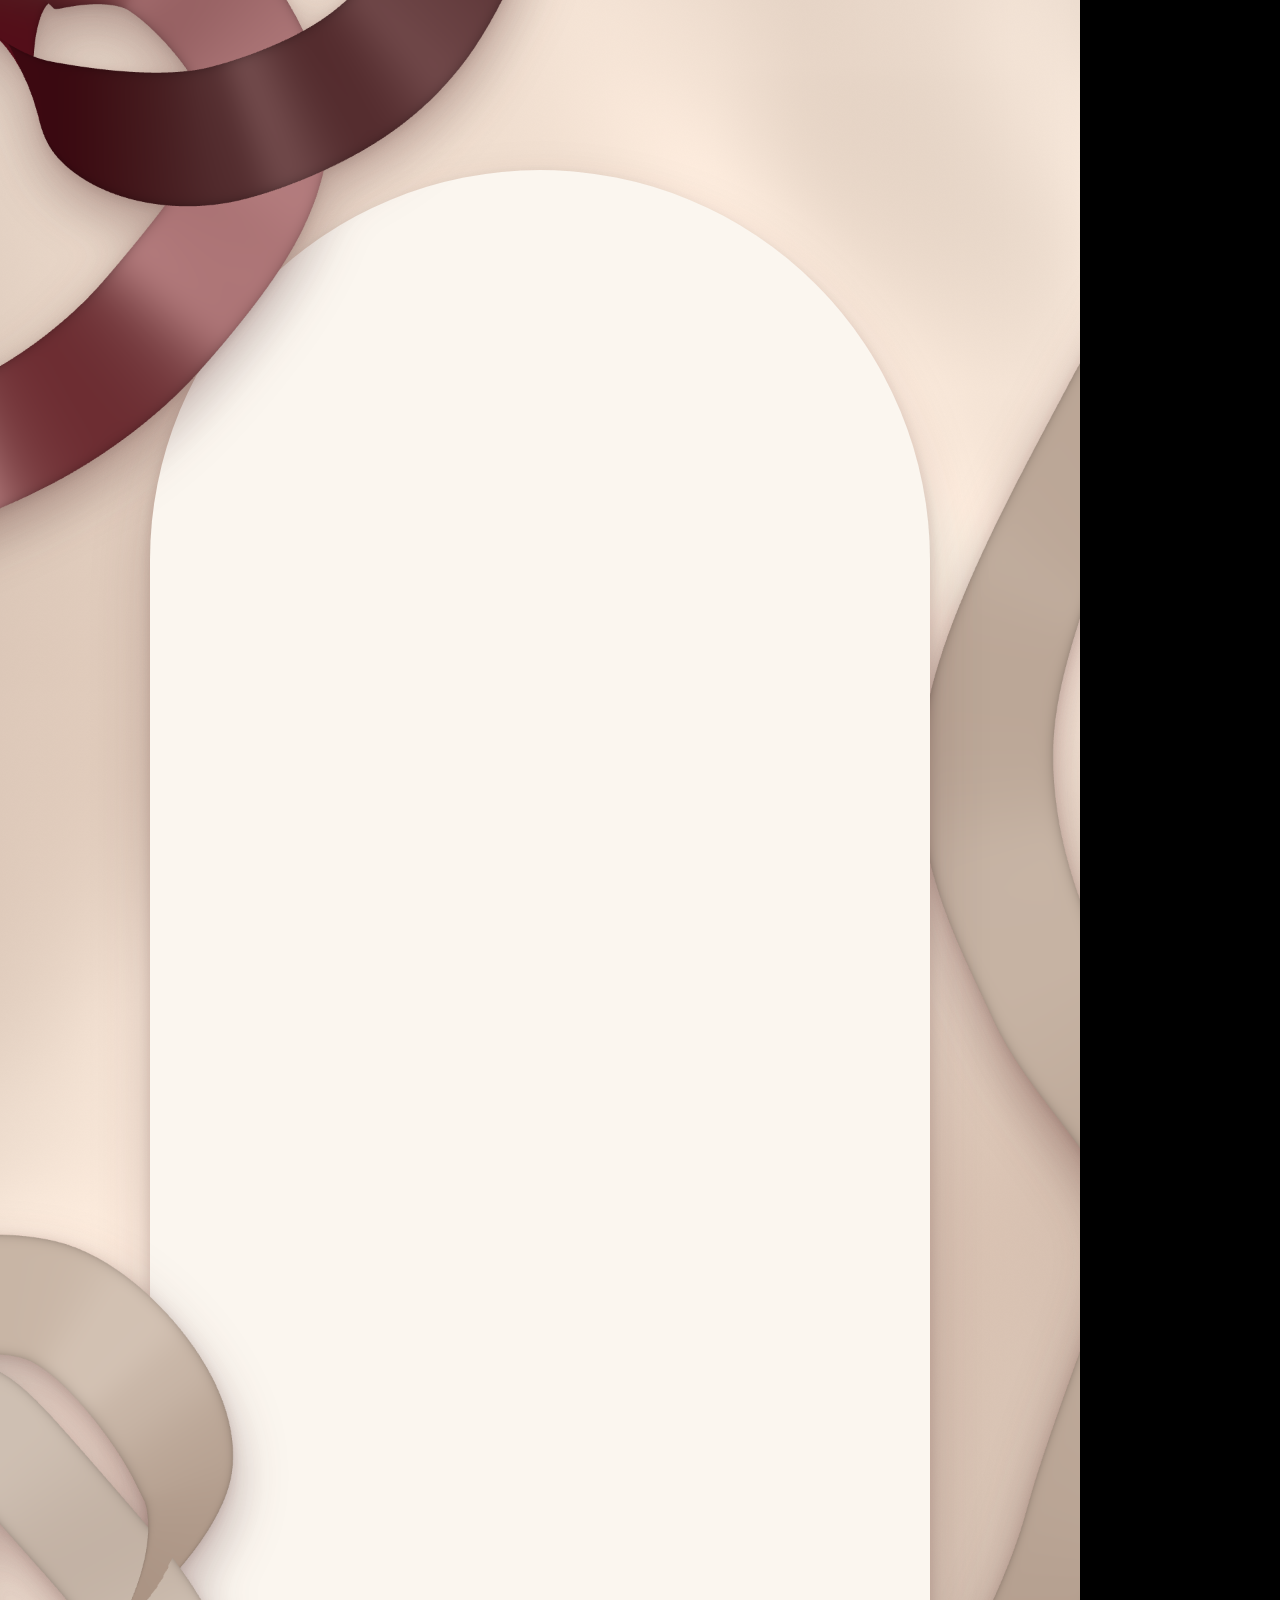
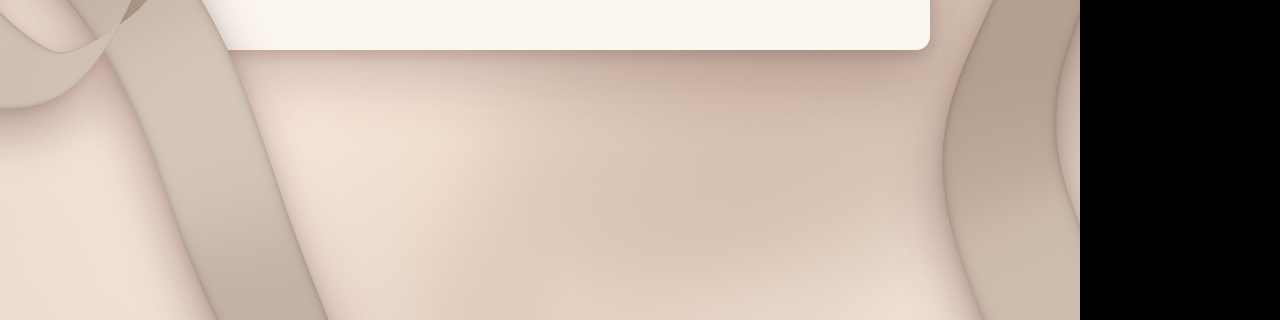
<file: video/lab/satin-test.html>
<!doctype html><html><head><meta charset="utf-8"><style>html,body{margin:0;background:#000}#w{position:relative;width:1080px;height:1920px;overflow:hidden}
canvas{position:absolute}#bg{left:-160px;top:-160px;width:1400px;height:2240px}
.rb{left:-100px;top:-100px;width:1280px;height:2120px;filter:drop-shadow(0 22px 26px rgba(70,25,25,.30)) drop-shadow(0 4px 6px rgba(70,25,25,.18))}
#card{position:absolute;left:150px;top:170px;width:780px;height:1480px;background:#fbf6ef;border-radius:390px 390px 14px 14px;box-shadow:0 30px 60px rgba(70,30,30,.22),0 6px 14px rgba(70,30,30,.16)}</style></head><body><div id="w">
<canvas id="bg" width="1400" height="2240"></canvas><canvas id="rb" class="rb" width="1920" height="3180"></canvas><div id="card"></div><canvas id="rf" class="rb" width="1920" height="3180"></canvas></div>
<script src="../assets/satin.js"></script><script src="ribbons.js"></script>
<script>
const t=+(new URLSearchParams(location.search).get('t')||0);
Satin.Silk(document.getElementById('bg'),[-160,-160,1400,2240],{lo:[0.80,0.68,0.61],mid:[0.93,0.86,0.80],hi:[1.0,0.975,0.95]})(t);
Satin.Ribbons(document.getElementById('rb'),[-100,-100,1280,2120],RIB.back)(t);
Satin.Ribbons(document.getElementById('rf'),[-100,-100,1280,2120],RIB.front)(t);
</script></body></html>
</file>
<file: css/fonts.css>
@font-face {
  font-family: 'Forum';
  font-style: normal;
  font-weight: 400;
  font-display: swap;
  src: url(../assets/fonts/fo-cyrillic-ext.woff2) format('woff2');
  unicode-range: U+0460-052F, U+1C80-1C8A, U+20B4, U+2DE0-2DFF, U+A640-A69F, U+FE2E-FE2F;
}
@font-face {
  font-family: 'Forum';
  font-style: normal;
  font-weight: 400;
  font-display: swap;
  src: url(../assets/fonts/fo-cyrillic.woff2) format('woff2');
  unicode-range: U+0301, U+0400-045F, U+0490-0491, U+04B0-04B1, U+2116;
}
@font-face {
  font-family: 'Forum';
  font-style: normal;
  font-weight: 400;
  font-display: swap;
  src: url(../assets/fonts/fo-latin-ext.woff2) format('woff2');
  unicode-range: U+0100-02BA, U+02BD-02C5, U+02C7-02CC, U+02CE-02D7, U+02DD-02FF, U+0304, U+0308, U+0329, U+1D00-1DBF, U+1E00-1E9F, U+1EF2-1EFF, U+2020, U+20A0-20AB, U+20AD-20C4, U+2113, U+2C60-2C7F, U+A720-A7FF;
}
@font-face {
  font-family: 'Forum';
  font-style: normal;
  font-weight: 400;
  font-display: swap;
  src: url(../assets/fonts/fo-latin.woff2) format('woff2');
  unicode-range: U+0000-00FF, U+0131, U+0152-0153, U+02BB-02BC, U+02C6, U+02DA, U+02DC, U+0304, U+0308, U+0329, U+2000-206F, U+20AC, U+2122, U+2191, U+2193, U+2212, U+2215, U+FEFF, U+FFFD;
}
@font-face {
  font-family: 'Cormorant Garamond';
  font-style: italic;
  font-weight: 500;
  font-display: swap;
  src: url(../assets/fonts/cgi-cyrillic-ext.woff2) format('woff2');
  unicode-range: U+0460-052F, U+1C80-1C8A, U+20B4, U+2DE0-2DFF, U+A640-A69F, U+FE2E-FE2F;
}
@font-face {
  font-family: 'Cormorant Garamond';
  font-style: italic;
  font-weight: 500;
  font-display: swap;
  src: url(../assets/fonts/cgi-cyrillic.woff2) format('woff2');
  unicode-range: U+0301, U+0400-045F, U+0490-0491, U+04B0-04B1, U+2116;
}
@font-face {
  font-family: 'Cormorant Garamond';
  font-style: italic;
  font-weight: 500;
  font-display: swap;
  src: url(../assets/fonts/cgi-latin-ext.woff2) format('woff2');
  unicode-range: U+0100-02BA, U+02BD-02C5, U+02C7-02CC, U+02CE-02D7, U+02DD-02FF, U+0304, U+0308, U+0329, U+1D00-1DBF, U+1E00-1E9F, U+1EF2-1EFF, U+2020, U+20A0-20AB, U+20AD-20C4, U+2113, U+2C60-2C7F, U+A720-A7FF;
}
@font-face {
  font-family: 'Cormorant Garamond';
  font-style: italic;
  font-weight: 500;
  font-display: swap;
  src: url(../assets/fonts/cgi-latin.woff2) format('woff2');
  unicode-range: U+0000-00FF, U+0131, U+0152-0153, U+02BB-02BC, U+02C6, U+02DA, U+02DC, U+0304, U+0308, U+0329, U+2000-206F, U+20AC, U+2122, U+2191, U+2193, U+2212, U+2215, U+FEFF, U+FFFD;
}
@font-face {
  font-family: 'Cormorant Garamond';
  font-style: normal;
  font-weight: 600;
  font-display: swap;
  src: url(../assets/fonts/cg-cyrillic-ext.woff2) format('woff2');
  unicode-range: U+0460-052F, U+1C80-1C8A, U+20B4, U+2DE0-2DFF, U+A640-A69F, U+FE2E-FE2F;
}
@font-face {
  font-family: 'Cormorant Garamond';
  font-style: normal;
  font-weight: 600;
  font-display: swap;
  src: url(../assets/fonts/cg-cyrillic.woff2) format('woff2');
  unicode-range: U+0301, U+0400-045F, U+0490-0491, U+04B0-04B1, U+2116;
}
@font-face {
  font-family: 'Cormorant Garamond';
  font-style: normal;
  font-weight: 600;
  font-display: swap;
  src: url(../assets/fonts/cg-latin-ext.woff2) format('woff2');
  unicode-range: U+0100-02BA, U+02BD-02C5, U+02C7-02CC, U+02CE-02D7, U+02DD-02FF, U+0304, U+0308, U+0329, U+1D00-1DBF, U+1E00-1E9F, U+1EF2-1EFF, U+2020, U+20A0-20AB, U+20AD-20C4, U+2113, U+2C60-2C7F, U+A720-A7FF;
}
@font-face {
  font-family: 'Cormorant Garamond';
  font-style: normal;
  font-weight: 600;
  font-display: swap;
  src: url(../assets/fonts/cg-latin.woff2) format('woff2');
  unicode-range: U+0000-00FF, U+0131, U+0152-0153, U+02BB-02BC, U+02C6, U+02DA, U+02DC, U+0304, U+0308, U+0329, U+2000-206F, U+20AC, U+2122, U+2191, U+2193, U+2212, U+2215, U+FEFF, U+FFFD;
}
@font-face {
  font-family: 'Great Vibes';
  font-style: normal;
  font-weight: 400;
  font-display: swap;
  src: url(../assets/fonts/gv-cyrillic-ext.woff2) format('woff2');
  unicode-range: U+0460-052F, U+1C80-1C8A, U+20B4, U+2DE0-2DFF, U+A640-A69F, U+FE2E-FE2F;
}
@font-face {
  font-family: 'Great Vibes';
  font-style: normal;
  font-weight: 400;
  font-display: swap;
  src: url(../assets/fonts/gv-cyrillic.woff2) format('woff2');
  unicode-range: U+0301, U+0400-045F, U+0490-0491, U+04B0-04B1, U+2116;
}
@font-face {
  font-family: 'Great Vibes';
  font-style: normal;
  font-weight: 400;
  font-display: swap;
  src: url(../assets/fonts/gv-latin-ext.woff2) format('woff2');
  unicode-range: U+0100-02BA, U+02BD-02C5, U+02C7-02CC, U+02CE-02D7, U+02DD-02FF, U+0304, U+0308, U+0329, U+1D00-1DBF, U+1E00-1E9F, U+1EF2-1EFF, U+2020, U+20A0-20AB, U+20AD-20C4, U+2113, U+2C60-2C7F, U+A720-A7FF;
}
@font-face {
  font-family: 'Great Vibes';
  font-style: normal;
  font-weight: 400;
  font-display: swap;
  src: url(../assets/fonts/gv-latin.woff2) format('woff2');
  unicode-range: U+0000-00FF, U+0131, U+0152-0153, U+02BB-02BC, U+02C6, U+02DA, U+02DC, U+0304, U+0308, U+0329, U+2000-206F, U+20AC, U+2122, U+2191, U+2193, U+2212, U+2215, U+FEFF, U+FFFD;
}
</file>
<file: css/style.css>
/* ============================================================
   Атлас и золото — сайт-приглашение
   ============================================================ */
:root {
  --silk: #e9dacd;
  --pearl: #fbf6ef;
  --cocoa: #7a5a4c;
  --bur: #6c1b2b;
  --bur-2: #93394a;
  --gold: #c9a25e;
  --gold-l: #ecd49c;
  --ink: #4b3a33;
  --shadow: 0 30px 60px rgba(80, 35, 30, .20), 0 8px 16px rgba(80, 35, 30, .12);
  --cw: min(92vw, 440px);                 /* ширина открытки */
  --u: calc(var(--cw) / 780);             /* единица макета открытки (как в видео: 780) */
  --ew: min(80vw, 37svh, 380px);          /* ширина конверта */
  --k: calc(var(--ew) / 830);             /* единица конверта (830 × 1560) */
  --ease: cubic-bezier(.2, .7, .2, 1);
}
@supports not (height: 1svh) { :root { --ew: min(80vw, 37vh, 380px); } }

* { box-sizing: border-box; margin: 0; padding: 0; }
html { -webkit-text-size-adjust: 100%; scroll-behavior: smooth; background: var(--silk); overflow-x: hidden; }
@supports (overflow: clip) { html, body { overflow-x: clip; } }
body {
  min-height: 100vh; color: var(--ink); background: var(--silk);
  font-family: "Cormorant Garamond", Georgia, serif; font-weight: 500; font-size: 18px; line-height: 1.5;
  -webkit-font-smoothing: antialiased; overflow-x: hidden;
}
body.is-locked { overflow: hidden; height: 100svh; }
body.is-locked #main { visibility: hidden; }   /* до вскрытия видно только конверт (открытка лежит внутри него) */
button { font: inherit; color: inherit; background: none; border: 0; cursor: pointer; }
a { color: inherit; }
[hidden] { display: none !important; }
.visually-hidden { position: absolute; width: 1px; height: 1px; overflow: hidden; clip: rect(0 0 0 0); white-space: nowrap; }

/* ---------- типографика ---------- */
.caps { font-family: "Forum", "Cormorant Garamond", serif; font-weight: 400; letter-spacing: .16em; }
.script { font-family: "Great Vibes", cursive; font-weight: 400; letter-spacing: 0; }
:lang(ru) .script { word-spacing: .14em; }
.ital { font-style: italic; }
.cocoa { color: var(--cocoa); }
/* градиентная заливка текста; запас по краям, чтобы росчерки не обрезались */
.bur, .gold { -webkit-background-clip: text; background-clip: text; color: transparent; }
.bur { background-image: linear-gradient(180deg, #93394a 22%, #6c1b2b 52%, #4d0e1b 80%); }
.gold {
  background-image: linear-gradient(100deg, #8a6330 0%, #c9a25e 18%, #f3e0aa 30%, #b48a48 44%, #e6cb90 58%, #9b7136 74%, #d8b878 88%, #8f672f 100%);
  background-size: 260% 100%; background-position: var(--g, 35%) 0;
}
.script.bur, .script.gold { display: inline-block; padding: .28em .4em; margin: -.28em -.4em; }

/* ---------- фон ---------- */
#silk, #ribBack { position: fixed; inset: 0; width: 100%; height: 100%; pointer-events: none; }
#silk { z-index: 0; }
#ribBack { z-index: 1; filter: drop-shadow(0 16px 20px rgba(80, 35, 30, .22)); }
main { position: relative; z-index: 2; }

/* ---------- верхняя панель ---------- */
.topbar {
  position: fixed; z-index: 60; top: max(12px, env(safe-area-inset-top)); left: 0; right: 0;
  display: flex; justify-content: space-between; align-items: center; padding: 0 16px; pointer-events: none;
}
.topbar > * { pointer-events: auto; }
.lang {
  display: flex; align-items: center; gap: 2px; padding: 4px; border-radius: 99px;
  background: rgba(251, 246, 239, .72); box-shadow: 0 4px 14px rgba(80, 35, 30, .12), inset 0 0 0 1px rgba(201, 162, 94, .45);
  -webkit-backdrop-filter: blur(8px); backdrop-filter: blur(8px);
}
.lang button { font-family: "Forum", serif; font-size: 14px; letter-spacing: .14em; padding: 8px 12px 7px 14px; border-radius: 99px; color: var(--cocoa); transition: background .3s, color .3s; }
.lang button[aria-pressed="true"] { background: var(--bur); color: #f6e7c8; }
.lang__sep { width: 1px; height: 14px; background: rgba(201, 162, 94, .5); }
.music {
  width: 44px; height: 44px; border-radius: 50%; display: grid; place-items: center;
  background: rgba(251, 246, 239, .72); box-shadow: 0 4px 14px rgba(80, 35, 30, .12), inset 0 0 0 1px rgba(201, 162, 94, .45);
  -webkit-backdrop-filter: blur(8px); backdrop-filter: blur(8px);
}
.music__bars { display: flex; gap: 3px; align-items: flex-end; height: 16px; }
.music__bars i { width: 2.5px; height: 4px; border-radius: 2px; background: var(--bur); transition: height .3s; }
.music[aria-pressed="true"] .music__bars i { animation: bars 1s var(--ease) infinite alternate; }
.music[aria-pressed="true"] .music__bars i:nth-child(2) { animation-delay: -.3s; }
.music[aria-pressed="true"] .music__bars i:nth-child(3) { animation-delay: -.6s; }
.music[aria-pressed="true"] .music__bars i:nth-child(4) { animation-delay: -.15s; }
@keyframes bars { from { height: 4px; } to { height: 16px; } }

/* ============================================================
   КОНВЕРТ
   ============================================================ */
.intro { position: fixed; inset: 0; z-index: 40; display: grid; place-items: center; overflow: hidden; }
.intro.is-gone { display: none; }
.env { position: relative; width: var(--ew); height: calc(var(--ew) * 1560 / 830); margin-top: -4svh; opacity: 0; }
.intro__hint { opacity: 0; }
.env canvas { position: absolute; left: 0; top: 0; display: block; }
.env__back, .env__pocket { width: 100%; height: 100%; }
.env__back { z-index: 1; filter: drop-shadow(0 24px 34px rgba(80, 40, 30, .28)) drop-shadow(0 5px 9px rgba(80, 40, 30, .16)); }
.env__slot { position: absolute; inset: 0; z-index: 2; }
.env__pocket { z-index: 3; filter: drop-shadow(0 -2px 4px rgba(80, 40, 30, .18)); }
.env__flapwrap {
  position: absolute; left: 0; top: 0; width: 100%; height: calc(var(--k) * 660); z-index: 4;
  perspective: calc(var(--ew) * 3); perspective-origin: 50% 85%;
}
.env__flap { position: absolute; inset: 0; transform-origin: 50% 0; transform-style: preserve-3d; }
.env__face { position: absolute; inset: 0; -webkit-backface-visibility: hidden; backface-visibility: hidden; }
.env__face--in { transform: rotateX(180deg); }
.env__face canvas { width: 100%; height: 100%; }
.env__face--out canvas { filter: drop-shadow(0 8px 10px rgba(80, 45, 30, .24)); }
.env__shade { position: absolute; inset: 0; opacity: 0; pointer-events: none;
  background: linear-gradient(180deg, rgba(70, 40, 30, 0), rgba(70, 40, 30, .55)); clip-path: polygon(0 0, 100% 0, 54% 97%, 46% 97%); }
.env__shade--in { background: linear-gradient(0deg, rgba(20, 0, 5, 0), rgba(20, 0, 5, .6)); clip-path: polygon(0 100%, 100% 100%, 54% 3%, 46% 3%); }

.seal {
  position: absolute; left: calc(var(--k) * 265); top: calc(var(--k) * 452); width: calc(var(--k) * 300); height: calc(var(--k) * 300);
  -webkit-backface-visibility: hidden; backface-visibility: hidden; border-radius: 50%; -webkit-tap-highlight-color: transparent;
}
.seal canvas { width: 100%; height: 100%; display: block; }
.seal__ring {
  position: absolute; inset: 16%; border-radius: 50%; box-shadow: 0 0 0 1.5px rgba(236, 212, 156, .9);
  animation: ring 2.4s var(--ease) infinite; pointer-events: none;
}
@keyframes ring { 0% { transform: scale(.92); opacity: 0; } 25% { opacity: .9; } 100% { transform: scale(1.55); opacity: 0; } }
.seal:focus-visible { outline: 2px solid var(--gold); outline-offset: 4px; }
.intro__hint {
  position: absolute; left: 0; right: 0; bottom: max(5svh, env(safe-area-inset-bottom)); text-align: center;
  font-family: "Forum", serif; letter-spacing: .24em; text-transform: uppercase; font-size: 13px; color: var(--cocoa);
  animation: breathe 2.4s ease-in-out infinite;
}
@keyframes breathe { 50% { opacity: .45; } }
#ribFront, #dust { position: absolute; inset: 0; width: 100%; height: 100%; pointer-events: none; }
#ribFront { z-index: 5; filter: drop-shadow(0 22px 26px rgba(80, 35, 30, .28)); }
#dust { z-index: 6; }

/* ============================================================
   ОТКРЫТКА
   ============================================================ */
.hero { overflow-x: hidden; overflow-x: clip; min-height: 100svh; padding: calc(70px + env(safe-area-inset-top)) 0 40px; display: flex; flex-direction: column; align-items: center; }
.hero__home { width: var(--cw); }
.card {
  position: relative; width: var(--cw); margin: 0 auto; text-align: center; overflow: hidden;
  padding: calc(var(--u) * 66) calc(var(--u) * 46) calc(var(--u) * 86);
  border-radius: calc(var(--cw) / 2) calc(var(--cw) / 2) 14px 14px;
  background: var(--pearl) var(--paper, none) center / 390px auto;
  box-shadow: var(--shadow), inset 0 0 0 calc(var(--u) * 3.2) #cfac68;
  transform-origin: 0 0;
}
.card::before, .card::after { content: ""; position: absolute; pointer-events: none; border-style: solid; border-color: #c9a25e; }
.card::before { inset: calc(var(--u) * 28); border-width: 1px; border-radius: calc(var(--cw) / 2 - var(--u) * 28) calc(var(--cw) / 2 - var(--u) * 28) 6px 6px; opacity: .9; }
.card::after { inset: calc(var(--u) * 38); border-width: .6px; border-radius: calc(var(--cw) / 2 - var(--u) * 38) calc(var(--cw) / 2 - var(--u) * 38) 4px 4px; opacity: .7; }
.card > * { position: relative; z-index: 1; }
.card__orn { display: block; width: calc(var(--u) * 300); height: calc(var(--u) * 72); margin: 0 auto; }
.card__orn--sm { width: calc(var(--u) * 240); height: calc(var(--u) * 58); margin-top: calc(var(--u) * 34); }
.card__tag { margin-top: calc(var(--u) * 46); font-size: max(11px, calc(var(--u) * 28)); letter-spacing: .2em; text-indent: .2em; color: var(--cocoa); }
.card__names { display: flex; flex-direction: column; align-items: center; margin-top: calc(var(--u) * 14); font-weight: 400; }
.card__name { font-size: calc(var(--u) * 148); line-height: 1.1; }
.card__amp { font-size: calc(var(--u) * 84); line-height: .9; margin-block: calc(var(--u) * -20) calc(var(--u) * -24) !important; }
.card__div { display: block; width: calc(var(--u) * 320); height: calc(var(--u) * 24); margin: calc(var(--u) * 26) auto 0; }
.card__invite { margin-top: calc(var(--u) * 28); font-size: max(12px, calc(var(--u) * 29)); line-height: 1.5; letter-spacing: .16em; text-indent: .16em; color: #6e2232; }
.card__date { display: flex; align-items: center; justify-content: center; margin-top: calc(var(--u) * 40); }
.card__dcol { width: calc(var(--u) * 230); display: flex; flex-direction: column; align-items: center; font-size: max(11px, calc(var(--u) * 26)); letter-spacing: .1em; }
.card__vr { width: 1px; align-self: stretch; background: linear-gradient(180deg, rgba(201, 162, 94, 0), #c9a25e 20%, #ecd49c 50%, #b48a48 80%, rgba(201, 162, 94, 0)); }
.card__dmid { width: calc(var(--u) * 200); display: flex; flex-direction: column; align-items: center; font-size: max(11px, calc(var(--u) * 28)); letter-spacing: .2em; }
.card__day { font-size: calc(var(--u) * 112); line-height: 1.05; letter-spacing: 0; padding: 0 .1em; }
.card__time { font-size: max(16px, calc(var(--u) * 42)); letter-spacing: .04em; margin-top: calc(var(--u) * 6); }
.card__venue { margin-top: calc(var(--u) * 12); font-size: max(17px, calc(var(--u) * 46)); letter-spacing: .12em; text-indent: .12em; display: inline-block; padding: .1em .3em; }
.card__kind { font-size: max(14px, calc(var(--u) * 34)); line-height: 1.3; }
.card__wait { margin-top: calc(var(--u) * 26); font-size: max(20px, calc(var(--u) * 48)); line-height: 1.2; color: #84464f; padding: 0 .3em; }
.card__hosts { font-size: max(26px, calc(var(--u) * 68)); line-height: 1.15; }
.card__sheen { position: absolute !important; z-index: 3 !important; top: 0; bottom: 0; left: -60%; width: 40%; pointer-events: none; opacity: 0;
  background: linear-gradient(90deg, rgba(255, 255, 255, 0), rgba(255, 250, 235, .75), rgba(255, 255, 255, 0)); mix-blend-mode: soft-light; transform: skewX(-16deg); }

/* проявление текста: мягкая маска слева направо (rv), «письмо» (rvs), из центра (rvc) */
.js .rv, .js .rvs, .js .rvc, .js .rvv { -webkit-mask-repeat: no-repeat; mask-repeat: no-repeat; }
.js .rvv { -webkit-mask-image: linear-gradient(180deg, #000 80%, transparent); mask-image: linear-gradient(180deg, #000 80%, transparent);
  -webkit-mask-size: 100% calc(var(--p, 1) * 125%); mask-size: 100% calc(var(--p, 1) * 125%); }
.js .rv { -webkit-mask-image: linear-gradient(90deg, #000 74%, transparent); mask-image: linear-gradient(90deg, #000 74%, transparent);
  -webkit-mask-size: calc(var(--p, 1) * 136%) 100%; mask-size: calc(var(--p, 1) * 136%) 100%; }
.js .rvs { -webkit-mask-image: linear-gradient(90deg, #000 88%, transparent); mask-image: linear-gradient(90deg, #000 88%, transparent);
  -webkit-mask-size: calc(var(--p, 1) * 114%) 100%; mask-size: calc(var(--p, 1) * 114%) 100%; }
.js .rvc { -webkit-mask-image: linear-gradient(90deg, transparent, #000 18%, #000 82%, transparent); mask-image: linear-gradient(90deg, transparent, #000 18%, #000 82%, transparent);
  -webkit-mask-position: 50% 0; mask-position: 50% 0; -webkit-mask-size: calc(var(--p, 1) * 140%) 100%; mask-size: calc(var(--p, 1) * 140%) 100%; }

.scroll-cue { margin-top: 26px; display: flex; flex-direction: column; align-items: center; gap: 8px; text-decoration: none;
  font-family: "Forum", serif; font-size: 12px; letter-spacing: .24em; text-transform: uppercase; color: var(--cocoa); opacity: 0; transition: opacity 1s; }
.scroll-cue.is-on { opacity: 1; }
.scroll-cue i { width: 1px; height: 34px; background: linear-gradient(var(--gold), transparent); animation: cue 2s var(--ease) infinite; transform-origin: top; }
@keyframes cue { 0% { transform: scaleY(0); } 60% { transform: scaleY(1); opacity: 1; } 100% { transform: scaleY(1); opacity: 0; } }

/* ============================================================
   РАЗДЕЛЫ
   ============================================================ */
.sec { width: min(92vw, 560px); margin: 0 auto; padding: 64px 0; text-align: center; }
.sec__kicker { font-size: 13px; letter-spacing: .24em; text-indent: .24em; margin-bottom: 4px; text-transform: uppercase; }
.sec__title { font-size: clamp(46px, 13vw, 68px); line-height: 1.15; }
.sec__sub { margin: 10px auto 0; max-width: 30em; color: var(--cocoa); font-style: italic; font-size: 19px; }
.panel {
  position: relative; margin-top: 26px; padding: 30px 22px; border-radius: 24px; text-align: center;
  background: var(--pearl) var(--paper, none) center / 390px auto;
  box-shadow: var(--shadow), inset 0 0 0 1px rgba(201, 162, 94, .55), inset 0 0 0 7px var(--pearl), inset 0 0 0 7.6px rgba(201, 162, 94, .35);
}

/* появление при прокрутке */
.js .reveal { opacity: 0; transform: translateY(18px); transition: opacity 1.1s var(--ease), transform 1.3s var(--ease); }
.js .reveal.is-in { opacity: 1; transform: none; }

/* таймер */
.count { margin-top: 24px; display: grid; grid-template-columns: repeat(4, 1fr); gap: 10px; }
.count__cell {
  position: relative; padding: 26px 4px 16px; border-radius: 999px 999px 14px 14px; background: var(--pearl) var(--paper, none) center / 390px auto;
  box-shadow: 0 16px 30px rgba(80, 35, 30, .14), inset 0 0 0 1px rgba(201, 162, 94, .6), inset 0 0 0 5px var(--pearl), inset 0 0 0 5.6px rgba(201, 162, 94, .35);
  display: flex; flex-direction: column; align-items: center;
}
.count__num { font-family: "Forum", serif; font-size: clamp(30px, 9vw, 44px); line-height: 1.1; color: var(--bur); font-variant-numeric: tabular-nums; }
.count__lbl { margin-top: 4px; font-size: 11px; letter-spacing: .16em; color: var(--cocoa); }
.count__done { margin-top: 18px; font-size: 44px; }

/* программа */
.prog-panel { padding: 22px 16px 22px 8px; }
.prog { list-style: none; margin: 0 auto; position: relative; max-width: 420px; text-align: left; }
.prog::before { content: ""; position: absolute; left: 86px; top: 10px; bottom: 10px; width: 1px;
  background: linear-gradient(180deg, rgba(201, 162, 94, 0), #c9a25e 8%, #c9a25e 92%, rgba(201, 162, 94, 0)); transform-origin: top; transform: scaleY(var(--line, 0)); transition: transform 2.2s var(--ease); }
.prog.is-in::before { --line: 1; }
.prog__item { position: relative; display: grid; grid-template-columns: 70px 1fr; column-gap: 34px; padding: 14px 0; }
.prog__item::before { content: ""; position: absolute; left: 82px; top: 25px; width: 9px; height: 9px; transform: rotate(45deg); background: linear-gradient(135deg, #f3e0aa, #b48a48); box-shadow: 0 0 0 4px var(--pearl); }
.prog__time { font-family: "Forum", serif; font-size: 24px; letter-spacing: .04em; text-align: right; line-height: 1.2; }
.prog__title { font-weight: 600; font-size: 21px; line-height: 1.25; color: var(--bur); }
.prog__note { font-style: italic; color: var(--cocoa); font-size: 17px; line-height: 1.35; }

/* место */
.venue__name { font-size: clamp(26px, 8vw, 34px); letter-spacing: .12em; text-indent: .12em; display: inline-block; padding: .1em .3em; }
.venue__kind { font-size: 20px; }
.venue__addr { margin-top: 4px; color: var(--cocoa); font-size: 17px; }
.venue__map { margin: 20px auto 0; height: 300px; border-radius: 160px 160px 14px 14px; overflow: hidden; background: #efe4d8;
  box-shadow: inset 0 0 0 1px rgba(201, 162, 94, .6), 0 10px 24px rgba(80, 35, 30, .12); }
.venue__map iframe { width: 100%; height: 100%; border: 0; display: block; }
.venue__links { margin-top: 18px; display: flex; gap: 6px; justify-content: center; flex-wrap: wrap; }
.venue__links .btn { flex: 1 1 0; min-width: 0; padding-inline: 8px; }

/* кнопки */
.btn { display: inline-flex; align-items: center; justify-content: center; min-height: 46px; padding: 12px 18px 11px; border-radius: 99px;
  font-family: "Forum", serif; font-size: 13.5px; letter-spacing: .14em; text-transform: uppercase; text-decoration: none; transition: transform .3s var(--ease), background .3s, box-shadow .3s, color .3s; }
.btn:active { transform: scale(.97); }
.btn--ghost { color: var(--bur); box-shadow: inset 0 0 0 1px rgba(201, 162, 94, .8); background: rgba(251, 246, 239, .6); }
.btn--ghost:hover { background: rgba(251, 246, 239, .95); }
.btn--bur { color: #f6e7c8; background: linear-gradient(180deg, #8b3343, #6c1b2b 60%, #55111f); box-shadow: 0 10px 24px rgba(108, 27, 43, .3), inset 0 0 0 1px rgba(236, 212, 156, .55); width: 100%; min-height: 54px; font-size: 15px; }
.btn--bur:disabled { opacity: .7; }

/* правила */
.rules { list-style: none; margin-top: 26px; display: grid; gap: 14px; }
.rule { text-align: left; display: grid; grid-template-columns: 52px 1fr; gap: 14px; align-items: start; padding: 22px 20px; }
.rule .panel, .rule { margin: 0; }
.rule__icon { width: 52px; height: 52px; border-radius: 50%; display: grid; place-items: center; box-shadow: inset 0 0 0 1px rgba(201, 162, 94, .7); }
.rule__icon svg { width: 28px; height: 28px; }
.rule__title { font-weight: 600; font-size: 21px; line-height: 1.25; color: var(--bur); }
.rule__text { color: var(--ink); font-size: 17.5px; line-height: 1.45; margin-top: 3px; }
.rules__agree { margin-top: 22px; }
.rules__agree[aria-pressed="true"] { background: var(--bur); color: #f6e7c8; }

/* форма */
.form { text-align: left; display: grid; gap: 20px; padding: 30px 22px 26px; }
.field { border: 0; display: grid; gap: 8px; min-width: 0; }
.field__lbl { font-size: 12px; letter-spacing: .16em; color: var(--cocoa); padding: 0; }
.field__input { width: 100%; font: inherit; font-size: 19px; color: var(--ink); padding: 12px 14px; border-radius: 12px; border: 0; outline: 0;
  background: rgba(255, 255, 255, .7); box-shadow: inset 0 0 0 1px rgba(201, 162, 94, .55); transition: box-shadow .3s; }
.field__input:focus { box-shadow: inset 0 0 0 1.5px var(--bur); }
.field__input::placeholder { color: #b39f92; font-style: italic; }
.field__input--area { resize: vertical; min-height: 92px; }
.pills { display: grid; grid-template-columns: 1fr 1fr; gap: 8px; }
.pill { position: relative; }
.pill input { position: absolute; opacity: 0; inset: 0; cursor: pointer; }
.pill span { display: flex; align-items: center; justify-content: center; text-align: center; min-height: 52px; padding: 8px 10px; border-radius: 14px; font-size: 17px; line-height: 1.2;
  background: rgba(255, 255, 255, .6); box-shadow: inset 0 0 0 1px rgba(201, 162, 94, .55); transition: background .3s, color .3s, box-shadow .3s; }
.pill input:checked + span { background: var(--bur); color: #f6e7c8; box-shadow: inset 0 0 0 1px rgba(236, 212, 156, .6), 0 6px 16px rgba(108, 27, 43, .25); }
.pill input:focus-visible + span { outline: 2px solid var(--gold); outline-offset: 2px; }
.form__more { display: grid; gap: 20px; overflow: hidden; transition: max-height .6s var(--ease), opacity .5s; max-height: 400px; }
.form__more.is-hidden { max-height: 0; opacity: 0; }
.stepper { display: flex; align-items: center; gap: 10px; }
.stepper__btn { width: 46px; height: 46px; border-radius: 50%; font-size: 24px; color: var(--bur); box-shadow: inset 0 0 0 1px rgba(201, 162, 94, .7); background: rgba(255, 255, 255, .6); }
.stepper__val { min-width: 44px; text-align: center; font-family: "Forum", serif; font-size: 30px; color: var(--bur); }
.hp { position: absolute; left: -9999px; width: 1px; height: 1px; overflow: hidden; }
.form__err { min-height: 0; color: #a0283a; font-size: 16px; text-align: center; }
.form__err:empty { display: none; }
.thanks { margin-top: 26px; padding: 34px 22px; display: flex; flex-direction: column; align-items: center; gap: 6px; }
.thanks__seal { width: 120px; height: 120px; }
.thanks__title { font-size: 56px; line-height: 1.2; }
.thanks__text { font-size: 19px; color: var(--ink); margin-bottom: 14px; max-width: 24em; }

/* подвал */
.foot { padding: 30px 16px calc(70px + env(safe-area-inset-bottom)); text-align: center; display: flex; flex-direction: column; align-items: center; }
.foot__orn { width: 220px; height: 53px; }
.foot__wait { margin-top: 12px; font-size: clamp(34px, 10vw, 46px); line-height: 1.2; }
.foot__hosts { margin-top: 6px; font-size: 14px; letter-spacing: .22em; text-indent: .22em; text-transform: uppercase; }
.foot__mono { margin-top: 18px; font-size: 44px; }

@media (min-width: 900px) {
  .rules { grid-template-columns: 1fr 1fr; }
  .sec { width: min(92vw, 760px); }
  .prog, .form, .thanks, .venue { max-width: 560px; margin-left: auto; margin-right: auto; }
  .count { max-width: 520px; margin-left: auto; margin-right: auto; }
}
@media (prefers-reduced-motion: reduce) {
  .seal__ring, .intro__hint, .scroll-cue i { animation: none; }
  .js .reveal { transition: opacity .6s; transform: none; }
}

/* ============================================================
   АНИМАЦИИ И ДЕТАЛИ (v2)
   ============================================================ */
/* веточки у краёв открытки (как в видео) */
.hero__home { position: relative; }
.sprig { position: absolute; z-index: 3; pointer-events: none; opacity: 0; transition: opacity 1.6s var(--ease); }
.sprig.is-on { opacity: 1; }
.sprig--r { width: calc(var(--u) * 460); height: calc(var(--u) * 590); left: calc(var(--u) * 550); top: calc(var(--u) * 110);
  transform-origin: calc(var(--u) * 382) calc(var(--u) * 90); animation: swayR 7s ease-in-out infinite; }
.sprig--l { width: calc(var(--u) * 460); height: calc(var(--u) * 580); left: calc(var(--u) * -230); top: calc(100% - var(--u) * 700);
  transform-origin: calc(var(--u) * 80) calc(var(--u) * 510); animation: swayL 8s ease-in-out infinite; }
@keyframes swayR { 0%, 100% { transform: rotate(-1.1deg); } 50% { transform: rotate(1.3deg); } }
@keyframes swayL { 0%, 100% { transform: rotate(1deg); } 50% { transform: rotate(-1.4deg); } }

/* заголовки «пишутся», вензели прорисовываются из центра */
.sep { display: block; width: 170px; height: 41px; margin: 0 auto 14px; }
.js .write { -webkit-mask-repeat: no-repeat; mask-repeat: no-repeat; }
.js .sec__title.write { -webkit-mask-image: linear-gradient(90deg, #000 88%, transparent); mask-image: linear-gradient(90deg, #000 88%, transparent);
  -webkit-mask-size: calc(var(--p, 1) * 114%) 100%; mask-size: calc(var(--p, 1) * 114%) 100%; }
.js .sep.write { -webkit-mask-image: linear-gradient(90deg, transparent, #000 18%, #000 82%, transparent); mask-image: linear-gradient(90deg, transparent, #000 18%, #000 82%, transparent);
  -webkit-mask-position: 50% 0; mask-position: 50% 0; -webkit-mask-size: calc(var(--p, 1) * 140%) 100%; mask-size: calc(var(--p, 1) * 140%) 100%; }

/* таймер: цифры перелистываются */
.count__cell { overflow: hidden; }
.count__num { display: inline-block; will-change: transform; }

/* правила: иконки рисуются золотой линией, ромбы программы раскрываются */
.rule__icon svg * { stroke-dasharray: 1 1; stroke-dashoffset: 1; transition: stroke-dashoffset 1.6s var(--ease) .25s; }
.rule.is-in .rule__icon svg * { stroke-dashoffset: 0; }
.no-js .rule__icon svg *, .rule__icon svg circle[fill] { stroke-dashoffset: 0; }
.prog__item::before { transform: rotate(45deg) scale(0); transition: transform .8s cubic-bezier(.3, 1.6, .5, 1) .2s; }
.prog__item.is-in::before { transform: rotate(45deg) scale(1); }

/* листопад */
#leaves { position: fixed; inset: 0; width: 100%; height: 100%; z-index: 70; pointer-events: none; }

/* карта: на телефоне не перехватывает прокрутку, пока не нажали */
.venue__map { position: relative; }
.venue__mapcover { position: absolute; inset: 0; z-index: 2; display: flex; align-items: flex-end; justify-content: center; padding-bottom: 18px;
  background: linear-gradient(180deg, rgba(251, 246, 239, 0) 55%, rgba(251, 246, 239, .85)); -webkit-tap-highlight-color: transparent; }
.venue__mapcover span { font-size: 12px; letter-spacing: .16em; color: var(--bur); padding: 9px 16px 8px; border-radius: 99px;
  background: rgba(251, 246, 239, .92); box-shadow: inset 0 0 0 1px rgba(201, 162, 94, .7), 0 6px 14px rgba(80, 35, 30, .12); }
.venue__map.is-live .venue__mapcover { display: none; }

/* ---------- телефоны (98% гостей) ---------- */
button, a, .pill, .stepper__btn, .seal { touch-action: manipulation; }
@media (max-width: 520px) {
  :root { --cw: 94vw; }
  .hero { padding-top: calc(66px + env(safe-area-inset-top)); }
  .card__tag { font-size: max(12px, calc(var(--u) * 28)); }
  .card__invite { font-size: max(13.5px, calc(var(--u) * 29)); }
  .card__dcol { font-size: max(11.5px, calc(var(--u) * 26)); letter-spacing: .06em; }
  .card__dmid { font-size: max(12px, calc(var(--u) * 28)); }
  .card__kind { font-size: max(15px, calc(var(--u) * 34)); }
  .sec { padding: 52px 0; }
  .panel { padding: 26px 18px; }
  .rule { grid-template-columns: 44px 1fr; gap: 12px; padding: 20px 16px; }
  .rule__icon { width: 44px; height: 44px; }
  .rule__icon svg { width: 24px; height: 24px; }
  .prog-panel { padding: 18px 10px 18px 0; }
  .prog__item { grid-template-columns: 58px 1fr; column-gap: 28px; }
  .prog::before { left: 72px; }
  .prog__item::before { left: 68px; }
  .prog__time { font-size: 20px; }
  .prog__title { font-size: 19.5px; }
  .prog__note { font-size: 16px; }
  .venue__map { height: 260px; border-radius: 130px 130px 14px 14px; }
  .count { gap: 7px; }
  .count__cell { padding: 22px 2px 13px; }
  .count__lbl { font-size: 10px; letter-spacing: .1em; }
}
@media (max-width: 360px) {
  .pills { grid-template-columns: 1fr; }
}
@media (prefers-reduced-motion: reduce) {
  .sprig--r, .sprig--l { animation: none; }
}

/* подсказка «листайте вниз» */
.swipe {
  position: fixed; z-index: 55; left: 50%; bottom: calc(18px + env(safe-area-inset-bottom));
  display: flex; align-items: center; gap: 10px; padding: 12px 20px 11px 22px; border-radius: 99px;
  font-family: "Forum", serif; font-size: 13px; letter-spacing: .2em; text-transform: uppercase; color: #f6e7c8;
  background: linear-gradient(180deg, #8b3343, #6c1b2b 60%, #55111f);
  box-shadow: 0 12px 28px rgba(108, 27, 43, .35), inset 0 0 0 1px rgba(236, 212, 156, .55);
  opacity: 0; pointer-events: none; transform: translate(-50%, 16px); transition: opacity .7s var(--ease), transform .7s var(--ease);
  -webkit-tap-highlight-color: transparent; touch-action: manipulation;
}
.swipe.is-on { opacity: 1; pointer-events: auto; transform: translate(-50%, 0); animation: swipeBob 2.2s ease-in-out 1s infinite; }
.swipe__chev { width: 9px; height: 9px; border-right: 1.5px solid #ecd49c; border-bottom: 1.5px solid #ecd49c; transform: translateY(-3px) rotate(45deg); animation: chev 1.4s ease-in-out infinite; }
@keyframes swipeBob { 0%, 100% { transform: translate(-50%, 0); } 50% { transform: translate(-50%, -6px); } }
@keyframes chev { 0%, 100% { transform: translateY(-4px) rotate(45deg); opacity: .6; } 50% { transform: translateY(1px) rotate(45deg); opacity: 1; } }
@media (prefers-reduced-motion: reduce) { .swipe.is-on, .swipe__chev { animation: none; } }

.scroll-cue { display: none; }   /* заменена кнопкой «листайте вниз» */
</file>
<file: fotiha/css/fonts.css>
@font-face {
  font-family: 'Forum';
  font-style: normal;
  font-weight: 400;
  font-display: swap;
  src: url(../assets/fonts/fo-cyrillic-ext.woff2) format('woff2');
  unicode-range: U+0460-052F, U+1C80-1C8A, U+20B4, U+2DE0-2DFF, U+A640-A69F, U+FE2E-FE2F;
}
@font-face {
  font-family: 'Forum';
  font-style: normal;
  font-weight: 400;
  font-display: swap;
  src: url(../assets/fonts/fo-cyrillic.woff2) format('woff2');
  unicode-range: U+0301, U+0400-045F, U+0490-0491, U+04B0-04B1, U+2116;
}
@font-face {
  font-family: 'Forum';
  font-style: normal;
  font-weight: 400;
  font-display: swap;
  src: url(../assets/fonts/fo-latin-ext.woff2) format('woff2');
  unicode-range: U+0100-02BA, U+02BD-02C5, U+02C7-02CC, U+02CE-02D7, U+02DD-02FF, U+0304, U+0308, U+0329, U+1D00-1DBF, U+1E00-1E9F, U+1EF2-1EFF, U+2020, U+20A0-20AB, U+20AD-20C4, U+2113, U+2C60-2C7F, U+A720-A7FF;
}
@font-face {
  font-family: 'Forum';
  font-style: normal;
  font-weight: 400;
  font-display: swap;
  src: url(../assets/fonts/fo-latin.woff2) format('woff2');
  unicode-range: U+0000-00FF, U+0131, U+0152-0153, U+02BB-02BC, U+02C6, U+02DA, U+02DC, U+0304, U+0308, U+0329, U+2000-206F, U+20AC, U+2122, U+2191, U+2193, U+2212, U+2215, U+FEFF, U+FFFD;
}
@font-face {
  font-family: 'Cormorant Garamond';
  font-style: italic;
  font-weight: 500;
  font-display: swap;
  src: url(../assets/fonts/cgi-cyrillic-ext.woff2) format('woff2');
  unicode-range: U+0460-052F, U+1C80-1C8A, U+20B4, U+2DE0-2DFF, U+A640-A69F, U+FE2E-FE2F;
}
@font-face {
  font-family: 'Cormorant Garamond';
  font-style: italic;
  font-weight: 500;
  font-display: swap;
  src: url(../assets/fonts/cgi-cyrillic.woff2) format('woff2');
  unicode-range: U+0301, U+0400-045F, U+0490-0491, U+04B0-04B1, U+2116;
}
@font-face {
  font-family: 'Cormorant Garamond';
  font-style: italic;
  font-weight: 500;
  font-display: swap;
  src: url(../assets/fonts/cgi-latin-ext.woff2) format('woff2');
  unicode-range: U+0100-02BA, U+02BD-02C5, U+02C7-02CC, U+02CE-02D7, U+02DD-02FF, U+0304, U+0308, U+0329, U+1D00-1DBF, U+1E00-1E9F, U+1EF2-1EFF, U+2020, U+20A0-20AB, U+20AD-20C4, U+2113, U+2C60-2C7F, U+A720-A7FF;
}
@font-face {
  font-family: 'Cormorant Garamond';
  font-style: italic;
  font-weight: 500;
  font-display: swap;
  src: url(../assets/fonts/cgi-latin.woff2) format('woff2');
  unicode-range: U+0000-00FF, U+0131, U+0152-0153, U+02BB-02BC, U+02C6, U+02DA, U+02DC, U+0304, U+0308, U+0329, U+2000-206F, U+20AC, U+2122, U+2191, U+2193, U+2212, U+2215, U+FEFF, U+FFFD;
}
@font-face {
  font-family: 'Cormorant Garamond';
  font-style: normal;
  font-weight: 600;
  font-display: swap;
  src: url(../assets/fonts/cg-cyrillic-ext.woff2) format('woff2');
  unicode-range: U+0460-052F, U+1C80-1C8A, U+20B4, U+2DE0-2DFF, U+A640-A69F, U+FE2E-FE2F;
}
@font-face {
  font-family: 'Cormorant Garamond';
  font-style: normal;
  font-weight: 600;
  font-display: swap;
  src: url(../assets/fonts/cg-cyrillic.woff2) format('woff2');
  unicode-range: U+0301, U+0400-045F, U+0490-0491, U+04B0-04B1, U+2116;
}
@font-face {
  font-family: 'Cormorant Garamond';
  font-style: normal;
  font-weight: 600;
  font-display: swap;
  src: url(../assets/fonts/cg-latin-ext.woff2) format('woff2');
  unicode-range: U+0100-02BA, U+02BD-02C5, U+02C7-02CC, U+02CE-02D7, U+02DD-02FF, U+0304, U+0308, U+0329, U+1D00-1DBF, U+1E00-1E9F, U+1EF2-1EFF, U+2020, U+20A0-20AB, U+20AD-20C4, U+2113, U+2C60-2C7F, U+A720-A7FF;
}
@font-face {
  font-family: 'Cormorant Garamond';
  font-style: normal;
  font-weight: 600;
  font-display: swap;
  src: url(../assets/fonts/cg-latin.woff2) format('woff2');
  unicode-range: U+0000-00FF, U+0131, U+0152-0153, U+02BB-02BC, U+02C6, U+02DA, U+02DC, U+0304, U+0308, U+0329, U+2000-206F, U+20AC, U+2122, U+2191, U+2193, U+2212, U+2215, U+FEFF, U+FFFD;
}
@font-face {
  font-family: 'Great Vibes';
  font-style: normal;
  font-weight: 400;
  font-display: swap;
  src: url(../assets/fonts/gv-cyrillic-ext.woff2) format('woff2');
  unicode-range: U+0460-052F, U+1C80-1C8A, U+20B4, U+2DE0-2DFF, U+A640-A69F, U+FE2E-FE2F;
}
@font-face {
  font-family: 'Great Vibes';
  font-style: normal;
  font-weight: 400;
  font-display: swap;
  src: url(../assets/fonts/gv-cyrillic.woff2) format('woff2');
  unicode-range: U+0301, U+0400-045F, U+0490-0491, U+04B0-04B1, U+2116;
}
@font-face {
  font-family: 'Great Vibes';
  font-style: normal;
  font-weight: 400;
  font-display: swap;
  src: url(../assets/fonts/gv-latin-ext.woff2) format('woff2');
  unicode-range: U+0100-02BA, U+02BD-02C5, U+02C7-02CC, U+02CE-02D7, U+02DD-02FF, U+0304, U+0308, U+0329, U+1D00-1DBF, U+1E00-1E9F, U+1EF2-1EFF, U+2020, U+20A0-20AB, U+20AD-20C4, U+2113, U+2C60-2C7F, U+A720-A7FF;
}
@font-face {
  font-family: 'Great Vibes';
  font-style: normal;
  font-weight: 400;
  font-display: swap;
  src: url(../assets/fonts/gv-latin.woff2) format('woff2');
  unicode-range: U+0000-00FF, U+0131, U+0152-0153, U+02BB-02BC, U+02C6, U+02DA, U+02DC, U+0304, U+0308, U+0329, U+2000-206F, U+20AC, U+2122, U+2191, U+2193, U+2212, U+2215, U+FEFF, U+FFFD;
}
</file>
<file: fotiha/css/style.css>
/* ============================================================
   Атлас и золото — сайт-приглашение
   ============================================================ */
:root {
  --silk: #e9dacd;
  --pearl: #fbf6ef;
  --cocoa: #7a5a4c;
  --bur: #6c1b2b;
  --bur-2: #93394a;
  --gold: #c9a25e;
  --gold-l: #ecd49c;
  --ink: #4b3a33;
  --shadow: 0 30px 60px rgba(80, 35, 30, .20), 0 8px 16px rgba(80, 35, 30, .12);
  --cw: min(92vw, 440px);                 /* ширина открытки */
  --u: calc(var(--cw) / 780);             /* единица макета открытки (как в видео: 780) */
  --ew: min(80vw, 37svh, 380px);          /* ширина конверта */
  --k: calc(var(--ew) / 830);             /* единица конверта (830 × 1560) */
  --ease: cubic-bezier(.2, .7, .2, 1);
}
@supports not (height: 1svh) { :root { --ew: min(80vw, 37vh, 380px); } }

* { box-sizing: border-box; margin: 0; padding: 0; }
html { -webkit-text-size-adjust: 100%; scroll-behavior: smooth; background: var(--silk); overflow-x: hidden; }
@supports (overflow: clip) { html, body { overflow-x: clip; } }
body {
  min-height: 100vh; color: var(--ink); background: var(--silk);
  font-family: "Cormorant Garamond", Georgia, serif; font-weight: 500; font-size: 18px; line-height: 1.5;
  -webkit-font-smoothing: antialiased; overflow-x: hidden;
}
body.is-locked { overflow: hidden; height: 100svh; }
body.is-locked #main { visibility: hidden; }   /* до вскрытия видно только конверт (открытка лежит внутри него) */
button { font: inherit; color: inherit; background: none; border: 0; cursor: pointer; }
a { color: inherit; }
[hidden] { display: none !important; }
.visually-hidden { position: absolute; width: 1px; height: 1px; overflow: hidden; clip: rect(0 0 0 0); white-space: nowrap; }

/* ---------- типографика ---------- */
.caps { font-family: "Forum", "Cormorant Garamond", serif; font-weight: 400; letter-spacing: .16em; }
.script { font-family: "Great Vibes", cursive; font-weight: 400; letter-spacing: 0; }
:lang(ru) .script { word-spacing: .14em; }
.ital { font-style: italic; }
.cocoa { color: var(--cocoa); }
/* градиентная заливка текста; запас по краям, чтобы росчерки не обрезались */
.bur, .gold { -webkit-background-clip: text; background-clip: text; color: transparent; }
.bur { background-image: linear-gradient(180deg, #93394a 22%, #6c1b2b 52%, #4d0e1b 80%); }
.gold {
  background-image: linear-gradient(100deg, #8a6330 0%, #c9a25e 18%, #f3e0aa 30%, #b48a48 44%, #e6cb90 58%, #9b7136 74%, #d8b878 88%, #8f672f 100%);
  background-size: 260% 100%; background-position: var(--g, 35%) 0;
}
.script.bur, .script.gold { display: inline-block; padding: .28em .4em; margin: -.28em -.4em; }

/* ---------- фон ---------- */
#silk, #ribBack { position: fixed; inset: 0; width: 100%; height: 100%; pointer-events: none; }
#silk { z-index: 0; }
#ribBack { z-index: 1; filter: drop-shadow(0 16px 20px rgba(80, 35, 30, .22)); }
main { position: relative; z-index: 2; }

/* ---------- верхняя панель ---------- */
.topbar {
  position: fixed; z-index: 60; top: max(12px, env(safe-area-inset-top)); left: 0; right: 0;
  display: flex; justify-content: space-between; align-items: center; padding: 0 16px; pointer-events: none;
}
.topbar > * { pointer-events: auto; }
.lang {
  display: flex; align-items: center; gap: 2px; padding: 4px; border-radius: 99px;
  background: rgba(251, 246, 239, .72); box-shadow: 0 4px 14px rgba(80, 35, 30, .12), inset 0 0 0 1px rgba(201, 162, 94, .45);
  -webkit-backdrop-filter: blur(8px); backdrop-filter: blur(8px);
}
.lang button { font-family: "Forum", serif; font-size: 14px; letter-spacing: .14em; padding: 8px 12px 7px 14px; border-radius: 99px; color: var(--cocoa); transition: background .3s, color .3s; }
.lang button[aria-pressed="true"] { background: var(--bur); color: #f6e7c8; }
.lang__sep { width: 1px; height: 14px; background: rgba(201, 162, 94, .5); }
.music {
  width: 44px; height: 44px; border-radius: 50%; display: grid; place-items: center;
  background: rgba(251, 246, 239, .72); box-shadow: 0 4px 14px rgba(80, 35, 30, .12), inset 0 0 0 1px rgba(201, 162, 94, .45);
  -webkit-backdrop-filter: blur(8px); backdrop-filter: blur(8px);
}
.music__bars { display: flex; gap: 3px; align-items: flex-end; height: 16px; }
.music__bars i { width: 2.5px; height: 4px; border-radius: 2px; background: var(--bur); transition: height .3s; }
.music[aria-pressed="true"] .music__bars i { animation: bars 1s var(--ease) infinite alternate; }
.music[aria-pressed="true"] .music__bars i:nth-child(2) { animation-delay: -.3s; }
.music[aria-pressed="true"] .music__bars i:nth-child(3) { animation-delay: -.6s; }
.music[aria-pressed="true"] .music__bars i:nth-child(4) { animation-delay: -.15s; }
@keyframes bars { from { height: 4px; } to { height: 16px; } }

/* ============================================================
   КОНВЕРТ
   ============================================================ */
.intro { position: fixed; inset: 0; z-index: 40; display: grid; place-items: center; overflow: hidden; }
.intro.is-gone { display: none; }
.env { position: relative; width: var(--ew); height: calc(var(--ew) * 1560 / 830); margin-top: -4svh; opacity: 0; }
.intro__hint { opacity: 0; }
.env canvas { position: absolute; left: 0; top: 0; display: block; }
.env__back, .env__pocket { width: 100%; height: 100%; }
.env__back { z-index: 1; filter: drop-shadow(0 24px 34px rgba(80, 40, 30, .28)) drop-shadow(0 5px 9px rgba(80, 40, 30, .16)); }
.env__slot { position: absolute; inset: 0; z-index: 2; }
.env__pocket { z-index: 3; filter: drop-shadow(0 -2px 4px rgba(80, 40, 30, .18)); }
.env__flapwrap {
  position: absolute; left: 0; top: 0; width: 100%; height: calc(var(--k) * 660); z-index: 4;
  perspective: calc(var(--ew) * 3); perspective-origin: 50% 85%;
}
.env__flap { position: absolute; inset: 0; transform-origin: 50% 0; transform-style: preserve-3d; }
.env__face { position: absolute; inset: 0; -webkit-backface-visibility: hidden; backface-visibility: hidden; }
.env__face--in { transform: rotateX(180deg); }
.env__face canvas { width: 100%; height: 100%; }
.env__face--out canvas { filter: drop-shadow(0 8px 10px rgba(80, 45, 30, .24)); }
.env__shade { position: absolute; inset: 0; opacity: 0; pointer-events: none;
  background: linear-gradient(180deg, rgba(70, 40, 30, 0), rgba(70, 40, 30, .55)); clip-path: polygon(0 0, 100% 0, 54% 97%, 46% 97%); }
.env__shade--in { background: linear-gradient(0deg, rgba(20, 0, 5, 0), rgba(20, 0, 5, .6)); clip-path: polygon(0 100%, 100% 100%, 54% 3%, 46% 3%); }

.seal {
  position: absolute; left: calc(var(--k) * 265); top: calc(var(--k) * 452); width: calc(var(--k) * 300); height: calc(var(--k) * 300);
  -webkit-backface-visibility: hidden; backface-visibility: hidden; border-radius: 50%; -webkit-tap-highlight-color: transparent;
}
.seal canvas { width: 100%; height: 100%; display: block; }
.seal__ring {
  position: absolute; inset: 16%; border-radius: 50%; box-shadow: 0 0 0 1.5px rgba(236, 212, 156, .9);
  animation: ring 2.4s var(--ease) infinite; pointer-events: none;
}
@keyframes ring { 0% { transform: scale(.92); opacity: 0; } 25% { opacity: .9; } 100% { transform: scale(1.55); opacity: 0; } }
.seal:focus-visible { outline: 2px solid var(--gold); outline-offset: 4px; }
.intro__hint {
  position: absolute; left: 0; right: 0; bottom: max(5svh, env(safe-area-inset-bottom)); text-align: center;
  font-family: "Forum", serif; letter-spacing: .24em; text-transform: uppercase; font-size: 13px; color: var(--cocoa);
  animation: breathe 2.4s ease-in-out infinite;
}
@keyframes breathe { 50% { opacity: .45; } }
#ribFront, #dust { position: absolute; inset: 0; width: 100%; height: 100%; pointer-events: none; }
#ribFront { z-index: 5; filter: drop-shadow(0 22px 26px rgba(80, 35, 30, .28)); }
#dust { z-index: 6; }

/* ============================================================
   ОТКРЫТКА
   ============================================================ */
.hero { overflow-x: hidden; overflow-x: clip; min-height: 100svh; padding: calc(70px + env(safe-area-inset-top)) 0 40px; display: flex; flex-direction: column; align-items: center; }
.hero__home { width: var(--cw); }
.card {
  position: relative; width: var(--cw); margin: 0 auto; text-align: center; overflow: hidden;
  padding: calc(var(--u) * 66) calc(var(--u) * 46) calc(var(--u) * 86);
  border-radius: calc(var(--cw) / 2) calc(var(--cw) / 2) 14px 14px;
  background: var(--pearl) var(--paper, none) center / 390px auto;
  box-shadow: var(--shadow), inset 0 0 0 calc(var(--u) * 3.2) #cfac68;
  transform-origin: 0 0;
}
.card::before, .card::after { content: ""; position: absolute; pointer-events: none; border-style: solid; border-color: #c9a25e; }
.card::before { inset: calc(var(--u) * 28); border-width: 1px; border-radius: calc(var(--cw) / 2 - var(--u) * 28) calc(var(--cw) / 2 - var(--u) * 28) 6px 6px; opacity: .9; }
.card::after { inset: calc(var(--u) * 38); border-width: .6px; border-radius: calc(var(--cw) / 2 - var(--u) * 38) calc(var(--cw) / 2 - var(--u) * 38) 4px 4px; opacity: .7; }
.card > * { position: relative; z-index: 1; }
.card__orn { display: block; width: calc(var(--u) * 300); height: calc(var(--u) * 72); margin: 0 auto; }
.card__orn--sm { width: calc(var(--u) * 240); height: calc(var(--u) * 58); margin-top: calc(var(--u) * 34); }
.card__tag { margin-top: calc(var(--u) * 46); font-size: max(11px, calc(var(--u) * 28)); letter-spacing: .2em; text-indent: .2em; color: var(--cocoa); }
.card__names { display: flex; flex-direction: column; align-items: center; margin-top: calc(var(--u) * 14); font-weight: 400; }
.card__name { font-size: calc(var(--u) * 148); line-height: 1.1; }
.card__amp { font-size: calc(var(--u) * 84); line-height: .9; margin-block: calc(var(--u) * -20) calc(var(--u) * -24) !important; }
.card__div { display: block; width: calc(var(--u) * 320); height: calc(var(--u) * 24); margin: calc(var(--u) * 26) auto 0; }
.card__invite { margin-top: calc(var(--u) * 28); font-size: max(12px, calc(var(--u) * 29)); line-height: 1.5; letter-spacing: .16em; text-indent: .16em; color: #6e2232; }
.card__date { display: flex; align-items: center; justify-content: center; margin-top: calc(var(--u) * 40); }
.card__dcol { width: calc(var(--u) * 230); display: flex; flex-direction: column; align-items: center; font-size: max(11px, calc(var(--u) * 26)); letter-spacing: .1em; }
.card__vr { width: 1px; align-self: stretch; background: linear-gradient(180deg, rgba(201, 162, 94, 0), #c9a25e 20%, #ecd49c 50%, #b48a48 80%, rgba(201, 162, 94, 0)); }
.card__dmid { width: calc(var(--u) * 200); display: flex; flex-direction: column; align-items: center; font-size: max(11px, calc(var(--u) * 28)); letter-spacing: .2em; }
.card__day { font-size: calc(var(--u) * 112); line-height: 1.05; letter-spacing: 0; padding: 0 .1em; }
.card__time { font-size: max(16px, calc(var(--u) * 42)); letter-spacing: .04em; margin-top: calc(var(--u) * 6); }
.card__venue { margin-top: calc(var(--u) * 12); font-size: max(17px, calc(var(--u) * 46)); letter-spacing: .12em; text-indent: .12em; display: inline-block; padding: .1em .3em; }
.card__kind { font-size: max(14px, calc(var(--u) * 34)); line-height: 1.3; }
.card__wait { margin-top: calc(var(--u) * 26); font-size: max(20px, calc(var(--u) * 48)); line-height: 1.2; color: #84464f; padding: 0 .3em; }
.card__hosts { font-size: max(26px, calc(var(--u) * 68)); line-height: 1.15; }
.card__sheen { position: absolute !important; z-index: 3 !important; top: 0; bottom: 0; left: -60%; width: 40%; pointer-events: none; opacity: 0;
  background: linear-gradient(90deg, rgba(255, 255, 255, 0), rgba(255, 250, 235, .75), rgba(255, 255, 255, 0)); mix-blend-mode: soft-light; transform: skewX(-16deg); }

/* проявление текста: мягкая маска слева направо (rv), «письмо» (rvs), из центра (rvc) */
.js .rv, .js .rvs, .js .rvc, .js .rvv { -webkit-mask-repeat: no-repeat; mask-repeat: no-repeat; }
.js .rvv { -webkit-mask-image: linear-gradient(180deg, #000 80%, transparent); mask-image: linear-gradient(180deg, #000 80%, transparent);
  -webkit-mask-size: 100% calc(var(--p, 1) * 125%); mask-size: 100% calc(var(--p, 1) * 125%); }
.js .rv { -webkit-mask-image: linear-gradient(90deg, #000 74%, transparent); mask-image: linear-gradient(90deg, #000 74%, transparent);
  -webkit-mask-size: calc(var(--p, 1) * 136%) 100%; mask-size: calc(var(--p, 1) * 136%) 100%; }
.js .rvs { -webkit-mask-image: linear-gradient(90deg, #000 88%, transparent); mask-image: linear-gradient(90deg, #000 88%, transparent);
  -webkit-mask-size: calc(var(--p, 1) * 114%) 100%; mask-size: calc(var(--p, 1) * 114%) 100%; }
.js .rvc { -webkit-mask-image: linear-gradient(90deg, transparent, #000 18%, #000 82%, transparent); mask-image: linear-gradient(90deg, transparent, #000 18%, #000 82%, transparent);
  -webkit-mask-position: 50% 0; mask-position: 50% 0; -webkit-mask-size: calc(var(--p, 1) * 140%) 100%; mask-size: calc(var(--p, 1) * 140%) 100%; }

.scroll-cue { margin-top: 26px; display: flex; flex-direction: column; align-items: center; gap: 8px; text-decoration: none;
  font-family: "Forum", serif; font-size: 12px; letter-spacing: .24em; text-transform: uppercase; color: var(--cocoa); opacity: 0; transition: opacity 1s; }
.scroll-cue.is-on { opacity: 1; }
.scroll-cue i { width: 1px; height: 34px; background: linear-gradient(var(--gold), transparent); animation: cue 2s var(--ease) infinite; transform-origin: top; }
@keyframes cue { 0% { transform: scaleY(0); } 60% { transform: scaleY(1); opacity: 1; } 100% { transform: scaleY(1); opacity: 0; } }

/* ============================================================
   РАЗДЕЛЫ
   ============================================================ */
.sec { width: min(92vw, 560px); margin: 0 auto; padding: 64px 0; text-align: center; }
.sec__kicker { font-size: 13px; letter-spacing: .24em; text-indent: .24em; margin-bottom: 4px; text-transform: uppercase; }
.sec__title { font-size: clamp(46px, 13vw, 68px); line-height: 1.15; }
.sec__sub { margin: 10px auto 0; max-width: 30em; color: var(--cocoa); font-style: italic; font-size: 19px; }
.panel {
  position: relative; margin-top: 26px; padding: 30px 22px; border-radius: 24px; text-align: center;
  background: var(--pearl) var(--paper, none) center / 390px auto;
  box-shadow: var(--shadow), inset 0 0 0 1px rgba(201, 162, 94, .55), inset 0 0 0 7px var(--pearl), inset 0 0 0 7.6px rgba(201, 162, 94, .35);
}

/* появление при прокрутке */
.js .reveal { opacity: 0; transform: translateY(18px); transition: opacity 1.1s var(--ease), transform 1.3s var(--ease); }
.js .reveal.is-in { opacity: 1; transform: none; }

/* таймер */
.count { margin-top: 24px; display: grid; grid-template-columns: repeat(4, 1fr); gap: 10px; }
.count__cell {
  position: relative; padding: 26px 4px 16px; border-radius: 999px 999px 14px 14px; background: var(--pearl) var(--paper, none) center / 390px auto;
  box-shadow: 0 16px 30px rgba(80, 35, 30, .14), inset 0 0 0 1px rgba(201, 162, 94, .6), inset 0 0 0 5px var(--pearl), inset 0 0 0 5.6px rgba(201, 162, 94, .35);
  display: flex; flex-direction: column; align-items: center;
}
.count__num { font-family: "Forum", serif; font-size: clamp(30px, 9vw, 44px); line-height: 1.1; color: var(--bur); font-variant-numeric: tabular-nums; }
.count__lbl { margin-top: 4px; font-size: 11px; letter-spacing: .16em; color: var(--cocoa); }
.count__done { margin-top: 18px; font-size: 44px; }

/* программа */
.prog-panel { padding: 22px 16px 22px 8px; }
.prog { list-style: none; margin: 0 auto; position: relative; max-width: 420px; text-align: left; }
.prog::before { content: ""; position: absolute; left: 86px; top: 10px; bottom: 10px; width: 1px;
  background: linear-gradient(180deg, rgba(201, 162, 94, 0), #c9a25e 8%, #c9a25e 92%, rgba(201, 162, 94, 0)); transform-origin: top; transform: scaleY(var(--line, 0)); transition: transform 2.2s var(--ease); }
.prog.is-in::before { --line: 1; }
.prog__item { position: relative; display: grid; grid-template-columns: 70px 1fr; column-gap: 34px; padding: 14px 0; }
.prog__item::before { content: ""; position: absolute; left: 82px; top: 25px; width: 9px; height: 9px; transform: rotate(45deg); background: linear-gradient(135deg, #f3e0aa, #b48a48); box-shadow: 0 0 0 4px var(--pearl); }
.prog__time { font-family: "Forum", serif; font-size: 24px; letter-spacing: .04em; text-align: right; line-height: 1.2; }
.prog__title { font-weight: 600; font-size: 21px; line-height: 1.25; color: var(--bur); }
.prog__note { font-style: italic; color: var(--cocoa); font-size: 17px; line-height: 1.35; }

/* место */
.venue__name { font-size: clamp(26px, 8vw, 34px); letter-spacing: .12em; text-indent: .12em; display: inline-block; padding: .1em .3em; }
.venue__kind { font-size: 20px; }
.venue__addr { margin-top: 4px; color: var(--cocoa); font-size: 17px; }
.venue__map { margin: 20px auto 0; height: 300px; border-radius: 160px 160px 14px 14px; overflow: hidden; background: #efe4d8;
  box-shadow: inset 0 0 0 1px rgba(201, 162, 94, .6), 0 10px 24px rgba(80, 35, 30, .12); }
.venue__map iframe { width: 100%; height: 100%; border: 0; display: block; }
.venue__links { margin-top: 18px; display: flex; gap: 6px; justify-content: center; flex-wrap: wrap; }
.venue__links .btn { flex: 1 1 0; min-width: 0; padding-inline: 8px; }

/* кнопки */
.btn { display: inline-flex; align-items: center; justify-content: center; min-height: 46px; padding: 12px 18px 11px; border-radius: 99px;
  font-family: "Forum", serif; font-size: 13.5px; letter-spacing: .14em; text-transform: uppercase; text-decoration: none; transition: transform .3s var(--ease), background .3s, box-shadow .3s, color .3s; }
.btn:active { transform: scale(.97); }
.btn--ghost { color: var(--bur); box-shadow: inset 0 0 0 1px rgba(201, 162, 94, .8); background: rgba(251, 246, 239, .6); }
.btn--ghost:hover { background: rgba(251, 246, 239, .95); }
.btn--bur { color: #f6e7c8; background: linear-gradient(180deg, #8b3343, #6c1b2b 60%, #55111f); box-shadow: 0 10px 24px rgba(108, 27, 43, .3), inset 0 0 0 1px rgba(236, 212, 156, .55); width: 100%; min-height: 54px; font-size: 15px; }
.btn--bur:disabled { opacity: .7; }

/* правила */
.rules { list-style: none; margin-top: 26px; display: grid; gap: 14px; }
.rule { text-align: left; display: grid; grid-template-columns: 52px 1fr; gap: 14px; align-items: start; padding: 22px 20px; }
.rule .panel, .rule { margin: 0; }
.rule__icon { width: 52px; height: 52px; border-radius: 50%; display: grid; place-items: center; box-shadow: inset 0 0 0 1px rgba(201, 162, 94, .7); }
.rule__icon svg { width: 28px; height: 28px; }
.rule__title { font-weight: 600; font-size: 21px; line-height: 1.25; color: var(--bur); }
.rule__text { color: var(--ink); font-size: 17.5px; line-height: 1.45; margin-top: 3px; }
.rules__agree { margin-top: 22px; }
.rules__agree[aria-pressed="true"] { background: var(--bur); color: #f6e7c8; }

/* форма */
.form { text-align: left; display: grid; gap: 20px; padding: 30px 22px 26px; }
.field { border: 0; display: grid; gap: 8px; min-width: 0; }
.field__lbl { font-size: 12px; letter-spacing: .16em; color: var(--cocoa); padding: 0; }
.field__input { width: 100%; font: inherit; font-size: 19px; color: var(--ink); padding: 12px 14px; border-radius: 12px; border: 0; outline: 0;
  background: rgba(255, 255, 255, .7); box-shadow: inset 0 0 0 1px rgba(201, 162, 94, .55); transition: box-shadow .3s; }
.field__input:focus { box-shadow: inset 0 0 0 1.5px var(--bur); }
.field__input::placeholder { color: #b39f92; font-style: italic; }
.field__input--area { resize: vertical; min-height: 92px; }
.pills { display: grid; grid-template-columns: 1fr 1fr; gap: 8px; }
.pill { position: relative; }
.pill input { position: absolute; opacity: 0; inset: 0; cursor: pointer; }
.pill span { display: flex; align-items: center; justify-content: center; text-align: center; min-height: 52px; padding: 8px 10px; border-radius: 14px; font-size: 17px; line-height: 1.2;
  background: rgba(255, 255, 255, .6); box-shadow: inset 0 0 0 1px rgba(201, 162, 94, .55); transition: background .3s, color .3s, box-shadow .3s; }
.pill input:checked + span { background: var(--bur); color: #f6e7c8; box-shadow: inset 0 0 0 1px rgba(236, 212, 156, .6), 0 6px 16px rgba(108, 27, 43, .25); }
.pill input:focus-visible + span { outline: 2px solid var(--gold); outline-offset: 2px; }
.form__more { display: grid; gap: 20px; overflow: hidden; transition: max-height .6s var(--ease), opacity .5s; max-height: 400px; }
.form__more.is-hidden { max-height: 0; opacity: 0; }
.stepper { display: flex; align-items: center; gap: 10px; }
.stepper__btn { width: 46px; height: 46px; border-radius: 50%; font-size: 24px; color: var(--bur); box-shadow: inset 0 0 0 1px rgba(201, 162, 94, .7); background: rgba(255, 255, 255, .6); }
.stepper__val { min-width: 44px; text-align: center; font-family: "Forum", serif; font-size: 30px; color: var(--bur); }
.hp { position: absolute; left: -9999px; width: 1px; height: 1px; overflow: hidden; }
.form__err { min-height: 0; color: #a0283a; font-size: 16px; text-align: center; }
.form__err:empty { display: none; }
.thanks { margin-top: 26px; padding: 34px 22px; display: flex; flex-direction: column; align-items: center; gap: 6px; }
.thanks__seal { width: 120px; height: 120px; }
.thanks__title { font-size: 56px; line-height: 1.2; }
.thanks__text { font-size: 19px; color: var(--ink); margin-bottom: 14px; max-width: 24em; }

/* подвал */
.foot { padding: 30px 16px calc(70px + env(safe-area-inset-bottom)); text-align: center; display: flex; flex-direction: column; align-items: center; }
.foot__orn { width: 220px; height: 53px; }
.foot__wait { margin-top: 12px; font-size: clamp(34px, 10vw, 46px); line-height: 1.2; }
.foot__hosts { margin-top: 6px; font-size: 14px; letter-spacing: .22em; text-indent: .22em; text-transform: uppercase; }
.foot__mono { margin-top: 18px; font-size: 44px; }

@media (min-width: 900px) {
  .rules { grid-template-columns: 1fr 1fr; }
  .sec { width: min(92vw, 760px); }
  .prog, .form, .thanks, .venue { max-width: 560px; margin-left: auto; margin-right: auto; }
  .count { max-width: 520px; margin-left: auto; margin-right: auto; }
}
@media (prefers-reduced-motion: reduce) {
  .seal__ring, .intro__hint, .scroll-cue i { animation: none; }
  .js .reveal { transition: opacity .6s; transform: none; }
}

/* ============================================================
   АНИМАЦИИ И ДЕТАЛИ (v2)
   ============================================================ */
/* веточки у краёв открытки (как в видео) */
.hero__home { position: relative; }
.sprig { position: absolute; z-index: 3; pointer-events: none; opacity: 0; transition: opacity 1.6s var(--ease); }
.sprig.is-on { opacity: 1; }
.sprig--r { width: calc(var(--u) * 460); height: calc(var(--u) * 590); left: calc(var(--u) * 550); top: calc(var(--u) * 110);
  transform-origin: calc(var(--u) * 382) calc(var(--u) * 90); animation: swayR 7s ease-in-out infinite; }
.sprig--l { width: calc(var(--u) * 460); height: calc(var(--u) * 580); left: calc(var(--u) * -230); top: calc(100% - var(--u) * 700);
  transform-origin: calc(var(--u) * 80) calc(var(--u) * 510); animation: swayL 8s ease-in-out infinite; }
@keyframes swayR { 0%, 100% { transform: rotate(-1.1deg); } 50% { transform: rotate(1.3deg); } }
@keyframes swayL { 0%, 100% { transform: rotate(1deg); } 50% { transform: rotate(-1.4deg); } }

/* заголовки «пишутся», вензели прорисовываются из центра */
.sep { display: block; width: 170px; height: 41px; margin: 0 auto 14px; }
.js .write { -webkit-mask-repeat: no-repeat; mask-repeat: no-repeat; }
.js .sec__title.write { -webkit-mask-image: linear-gradient(90deg, #000 88%, transparent); mask-image: linear-gradient(90deg, #000 88%, transparent);
  -webkit-mask-size: calc(var(--p, 1) * 114%) 100%; mask-size: calc(var(--p, 1) * 114%) 100%; }
.js .sep.write { -webkit-mask-image: linear-gradient(90deg, transparent, #000 18%, #000 82%, transparent); mask-image: linear-gradient(90deg, transparent, #000 18%, #000 82%, transparent);
  -webkit-mask-position: 50% 0; mask-position: 50% 0; -webkit-mask-size: calc(var(--p, 1) * 140%) 100%; mask-size: calc(var(--p, 1) * 140%) 100%; }

/* таймер: цифры перелистываются */
.count__cell { overflow: hidden; }
.count__num { display: inline-block; will-change: transform; }

/* правила: иконки рисуются золотой линией, ромбы программы раскрываются */
.rule__icon svg * { stroke-dasharray: 1 1; stroke-dashoffset: 1; transition: stroke-dashoffset 1.6s var(--ease) .25s; }
.rule.is-in .rule__icon svg * { stroke-dashoffset: 0; }
.no-js .rule__icon svg *, .rule__icon svg circle[fill] { stroke-dashoffset: 0; }
.prog__item::before { transform: rotate(45deg) scale(0); transition: transform .8s cubic-bezier(.3, 1.6, .5, 1) .2s; }
.prog__item.is-in::before { transform: rotate(45deg) scale(1); }

/* листопад */
#leaves { position: fixed; inset: 0; width: 100%; height: 100%; z-index: 70; pointer-events: none; }

/* карта: на телефоне не перехватывает прокрутку, пока не нажали */
.venue__map { position: relative; }
.venue__mapcover { position: absolute; inset: 0; z-index: 2; display: flex; align-items: flex-end; justify-content: center; padding-bottom: 18px;
  background: linear-gradient(180deg, rgba(251, 246, 239, 0) 55%, rgba(251, 246, 239, .85)); -webkit-tap-highlight-color: transparent; }
.venue__mapcover span { font-size: 12px; letter-spacing: .16em; color: var(--bur); padding: 9px 16px 8px; border-radius: 99px;
  background: rgba(251, 246, 239, .92); box-shadow: inset 0 0 0 1px rgba(201, 162, 94, .7), 0 6px 14px rgba(80, 35, 30, .12); }
.venue__map.is-live .venue__mapcover { display: none; }

/* ---------- телефоны (98% гостей) ---------- */
button, a, .pill, .stepper__btn, .seal { touch-action: manipulation; }
@media (max-width: 520px) {
  :root { --cw: 94vw; }
  .hero { padding-top: calc(66px + env(safe-area-inset-top)); }
  .card__tag { font-size: max(12px, calc(var(--u) * 28)); }
  .card__invite { font-size: max(13.5px, calc(var(--u) * 29)); }
  .card__dcol { font-size: max(11.5px, calc(var(--u) * 26)); letter-spacing: .06em; }
  .card__dmid { font-size: max(12px, calc(var(--u) * 28)); }
  .card__kind { font-size: max(15px, calc(var(--u) * 34)); }
  .sec { padding: 52px 0; }
  .panel { padding: 26px 18px; }
  .rule { grid-template-columns: 44px 1fr; gap: 12px; padding: 20px 16px; }
  .rule__icon { width: 44px; height: 44px; }
  .rule__icon svg { width: 24px; height: 24px; }
  .prog-panel { padding: 18px 10px 18px 0; }
  .prog__item { grid-template-columns: 58px 1fr; column-gap: 28px; }
  .prog::before { left: 72px; }
  .prog__item::before { left: 68px; }
  .prog__time { font-size: 20px; }
  .prog__title { font-size: 19.5px; }
  .prog__note { font-size: 16px; }
  .venue__map { height: 260px; border-radius: 130px 130px 14px 14px; }
  .count { gap: 7px; }
  .count__cell { padding: 22px 2px 13px; }
  .count__lbl { font-size: 10px; letter-spacing: .1em; }
}
@media (max-width: 360px) {
  .pills { grid-template-columns: 1fr; }
}
@media (prefers-reduced-motion: reduce) {
  .sprig--r, .sprig--l { animation: none; }
}

/* подсказка «листайте вниз» */
.swipe {
  position: fixed; z-index: 55; left: 50%; bottom: calc(18px + env(safe-area-inset-bottom));
  display: flex; align-items: center; gap: 10px; padding: 12px 20px 11px 22px; border-radius: 99px;
  font-family: "Forum", serif; font-size: 13px; letter-spacing: .2em; text-transform: uppercase; color: #f6e7c8;
  background: linear-gradient(180deg, #8b3343, #6c1b2b 60%, #55111f);
  box-shadow: 0 12px 28px rgba(108, 27, 43, .35), inset 0 0 0 1px rgba(236, 212, 156, .55);
  opacity: 0; pointer-events: none; transform: translate(-50%, 16px); transition: opacity .7s var(--ease), transform .7s var(--ease);
  -webkit-tap-highlight-color: transparent; touch-action: manipulation;
}
.swipe.is-on { opacity: 1; pointer-events: auto; transform: translate(-50%, 0); animation: swipeBob 2.2s ease-in-out 1s infinite; }
.swipe__chev { width: 9px; height: 9px; border-right: 1.5px solid #ecd49c; border-bottom: 1.5px solid #ecd49c; transform: translateY(-3px) rotate(45deg); animation: chev 1.4s ease-in-out infinite; }
@keyframes swipeBob { 0%, 100% { transform: translate(-50%, 0); } 50% { transform: translate(-50%, -6px); } }
@keyframes chev { 0%, 100% { transform: translateY(-4px) rotate(45deg); opacity: .6; } 50% { transform: translateY(1px) rotate(45deg); opacity: 1; } }
@media (prefers-reduced-motion: reduce) { .swipe.is-on, .swipe__chev { animation: none; } }

.scroll-cue { display: none; }   /* заменена кнопкой «листайте вниз» */

/* ============================================================
   ФОТИХА-ТУЙ: розовый и хаки
   ============================================================ */
:root { --silk: #f1dedc; --pearl: #fdf7f6; --cocoa: #66613f; --bur: #6f6b45; --gold: #c2a467; --ink: #4d4a35;
  --shadow: 0 30px 60px rgba(120, 70, 75, .18), 0 8px 16px rgba(120, 70, 75, .10); }
.bur { background-image: linear-gradient(180deg, #c27f8a 22%, #a2606c 52%, #7c4250 80%); }
.card__invite { color: #5e5a3a; }
.card__wait, .cocoaS { color: #a06470; }
.lang button[aria-pressed="true"], .rules__agree[aria-pressed="true"], .pill input:checked + span { background: #6f6b45; color: #f7efd9; }
.btn--bur, .swipe { background: linear-gradient(180deg, #8a8458, #6f6b45 60%, #5a5636); box-shadow: 0 10px 24px rgba(90, 86, 54, .3), inset 0 0 0 1px rgba(236, 212, 156, .55); }
.btn--ghost { color: #6f6b45; }
.music__bars i, .stepper__btn, .stepper__val, .count__num, .prog__title, .rule__title, .venue__mapcover span { color: #6f6b45; }
.music__bars i { background: #8a8458; }
.field__input:focus { box-shadow: inset 0 0 0 1.5px #a2606c; }
.form__err { color: #a2485a; }

/* блок «О подарках» и ссылка на вечер */
.gifts { padding: 30px 22px; }
.gifts__icon { width: 54px; height: 54px; margin: 0 auto 10px; display: block; }
.gifts__text { font-size: 19px; line-height: 1.5; color: var(--ink); }
.gifts__text + .gifts__text { margin-top: 10px; }
.evening { margin-top: 18px; padding: 24px 20px; }
.evening__kicker { font-size: 12px; letter-spacing: .2em; text-indent: .2em; text-transform: uppercase; color: var(--cocoa); }
.evening__date { margin: 6px 0 2px; font-family: "Forum", serif; font-size: 22px; letter-spacing: .08em; color: #6f6b45; }
.evening__place { font-style: italic; color: var(--cocoa); margin-bottom: 14px; }

/* ============================================================
   ФОТИХА-ТУЙ v2: свой дизайн — шторы, акварель, ботаника линией
   ============================================================ */
#silk, #ribBack, #ribFront, .sprig, .card__orn--sm { display: none !important; }
html, body { background: #f7ebe9; }
body::before {                                      /* акварельные пятна розы и хаки на бумаге */
  content: ""; position: fixed; inset: 0; z-index: 0; pointer-events: none;
  background:
    radial-gradient(55% 32% at 12% 8%, rgba(226, 166, 176, .42), transparent 70%),
    radial-gradient(45% 30% at 92% 26%, rgba(160, 155, 105, .22), transparent 70%),
    radial-gradient(60% 34% at 8% 72%, rgba(160, 155, 105, .16), transparent 70%),
    radial-gradient(55% 34% at 90% 92%, rgba(226, 166, 176, .38), transparent 70%),
    var(--paper, none) center / 390px auto;
}
body.is-locked #main { visibility: visible; }

/* ---------- шторы ---------- */
.intro { background: none; }
.curtain { position: absolute; top: 0; bottom: 0; width: calc(50% + 2px); z-index: 2; will-change: transform;
  filter: drop-shadow(0 0 18px rgba(120, 70, 75, .25)); }
.curtain canvas { width: 100%; height: 100%; display: block; }
.curtain--l { left: 0; }
.curtain--r { right: 0; }
.intro__center { position: relative; z-index: 4; display: flex; flex-direction: column; align-items: center; gap: 14px; opacity: 0; margin-top: -4svh; }
.intro__kicker { font-size: 13px; letter-spacing: .3em; text-indent: .3em; color: #5e5a3a; padding: 7px 16px 6px 18px; border-radius: 99px;
  background: rgba(253, 247, 246, .75); box-shadow: inset 0 0 0 1px rgba(194, 164, 103, .7); }
.intro__center .seal { position: relative; left: auto; top: auto; width: min(44vw, 190px); height: min(44vw, 190px); }
.intro__address { font-size: clamp(30px, 9vw, 40px); color: #5e5a3a; text-shadow: 0 1px 0 rgba(255, 255, 255, .6); }
.intro__hint { z-index: 4; color: #5e5a3a; }
#dust { z-index: 3; }

/* ---------- ветви оливы по углам ---------- */
.bough { position: fixed; z-index: 1; width: min(46vw, 260px); height: min(46vw, 260px); pointer-events: none; opacity: 0; transition: opacity .8s; }
.bough.is-on { opacity: .9; }
.bough--tl { left: -8px; top: -8px; }
.bough--br { right: -8px; bottom: -8px; transform: rotate(180deg); }

/* ---------- открытка: прямоугольник, венок, курсив ---------- */
.card { border-radius: 26px; padding-top: calc(var(--u) * 40);
  box-shadow: 0 30px 60px rgba(120, 70, 75, .16), 0 8px 16px rgba(120, 70, 75, .08), inset 0 0 0 1px rgba(194, 164, 103, .6); }
.card::before { inset: calc(var(--u) * 26); border-radius: 18px; border-color: #8a8458; opacity: .55; }
.card::after { inset: calc(var(--u) * 36); border-radius: 13px; border-color: #d59aa4; opacity: .8; }
.card__wreath { display: block; width: calc(var(--u) * 300); height: calc(var(--u) * 300); margin: 0 auto calc(var(--u) * -10); }
.card__tag { margin-top: calc(var(--u) * 14); color: #5e5a3a; }
.card__name { font-family: "Cormorant Garamond", serif; font-style: italic; font-weight: 500; font-size: calc(var(--u) * 132); line-height: 1.02; letter-spacing: -.01em; }
.card__amp { color: #c27f8a; background: none; -webkit-background-clip: border-box; background-clip: border-box; font-size: calc(var(--u) * 70); margin-block: calc(var(--u) * -6) calc(var(--u) * -10) !important; }
.card__vr { display: none; }
.card__date { gap: calc(var(--u) * 18); margin-top: calc(var(--u) * 34); }
.card__dmid { width: calc(var(--u) * 230); height: calc(var(--u) * 230); border-radius: 50%; justify-content: center;
  box-shadow: inset 0 0 0 1px #8a8458, inset 0 0 0 calc(var(--u) * 8) #fdf7f6, inset 0 0 0 calc(var(--u) * 9) #d59aa4; }
.card__day { font-size: calc(var(--u) * 96); line-height: 1; }
.card__venue { margin-top: calc(var(--u) * 30); color: #6f6b45; }
.card__venue.bur { background: none; -webkit-background-clip: border-box; background-clip: border-box; color: #6f6b45; }

/* ---------- разделы ---------- */
.sep, .foot__orn { width: 200px; height: 48px; }
.count__cell { border-radius: 50%; aspect-ratio: 1; padding: 0; justify-content: center;
  box-shadow: 0 14px 26px rgba(120, 70, 75, .12), inset 0 0 0 1px rgba(138, 132, 88, .7), inset 0 0 0 5px var(--pearl), inset 0 0 0 5.6px rgba(213, 154, 164, .7); }
.panel { border-radius: 26px; box-shadow: 0 24px 48px rgba(120, 70, 75, .12), inset 0 0 0 1px rgba(138, 132, 88, .5), inset 0 0 0 7px var(--pearl), inset 0 0 0 7.6px rgba(213, 154, 164, .55); }
.venue__map { border-radius: 22px; }
.sec__title { font-family: "Cormorant Garamond", serif; font-style: italic; font-weight: 500; font-size: clamp(40px, 11vw, 58px); }
.foot__wait { font-family: "Cormorant Garamond", serif; font-style: italic; font-weight: 500; }
main { z-index: 2; }
</file>
<file: google-apps-script/miniapp/css/fonts.css>
@font-face {
  font-family: 'Forum';
  font-style: normal;
  font-weight: 400;
  font-display: swap;
  src: url(../assets/fonts/fo-cyrillic-ext.woff2) format('woff2');
  unicode-range: U+0460-052F, U+1C80-1C8A, U+20B4, U+2DE0-2DFF, U+A640-A69F, U+FE2E-FE2F;
}
@font-face {
  font-family: 'Forum';
  font-style: normal;
  font-weight: 400;
  font-display: swap;
  src: url(../assets/fonts/fo-cyrillic.woff2) format('woff2');
  unicode-range: U+0301, U+0400-045F, U+0490-0491, U+04B0-04B1, U+2116;
}
@font-face {
  font-family: 'Forum';
  font-style: normal;
  font-weight: 400;
  font-display: swap;
  src: url(../assets/fonts/fo-latin-ext.woff2) format('woff2');
  unicode-range: U+0100-02BA, U+02BD-02C5, U+02C7-02CC, U+02CE-02D7, U+02DD-02FF, U+0304, U+0308, U+0329, U+1D00-1DBF, U+1E00-1E9F, U+1EF2-1EFF, U+2020, U+20A0-20AB, U+20AD-20C4, U+2113, U+2C60-2C7F, U+A720-A7FF;
}
@font-face {
  font-family: 'Forum';
  font-style: normal;
  font-weight: 400;
  font-display: swap;
  src: url(../assets/fonts/fo-latin.woff2) format('woff2');
  unicode-range: U+0000-00FF, U+0131, U+0152-0153, U+02BB-02BC, U+02C6, U+02DA, U+02DC, U+0304, U+0308, U+0329, U+2000-206F, U+20AC, U+2122, U+2191, U+2193, U+2212, U+2215, U+FEFF, U+FFFD;
}
@font-face {
  font-family: 'Cormorant Garamond';
  font-style: italic;
  font-weight: 500;
  font-display: swap;
  src: url(../assets/fonts/cgi-cyrillic-ext.woff2) format('woff2');
  unicode-range: U+0460-052F, U+1C80-1C8A, U+20B4, U+2DE0-2DFF, U+A640-A69F, U+FE2E-FE2F;
}
@font-face {
  font-family: 'Cormorant Garamond';
  font-style: italic;
  font-weight: 500;
  font-display: swap;
  src: url(../assets/fonts/cgi-cyrillic.woff2) format('woff2');
  unicode-range: U+0301, U+0400-045F, U+0490-0491, U+04B0-04B1, U+2116;
}
@font-face {
  font-family: 'Cormorant Garamond';
  font-style: italic;
  font-weight: 500;
  font-display: swap;
  src: url(../assets/fonts/cgi-latin-ext.woff2) format('woff2');
  unicode-range: U+0100-02BA, U+02BD-02C5, U+02C7-02CC, U+02CE-02D7, U+02DD-02FF, U+0304, U+0308, U+0329, U+1D00-1DBF, U+1E00-1E9F, U+1EF2-1EFF, U+2020, U+20A0-20AB, U+20AD-20C4, U+2113, U+2C60-2C7F, U+A720-A7FF;
}
@font-face {
  font-family: 'Cormorant Garamond';
  font-style: italic;
  font-weight: 500;
  font-display: swap;
  src: url(../assets/fonts/cgi-latin.woff2) format('woff2');
  unicode-range: U+0000-00FF, U+0131, U+0152-0153, U+02BB-02BC, U+02C6, U+02DA, U+02DC, U+0304, U+0308, U+0329, U+2000-206F, U+20AC, U+2122, U+2191, U+2193, U+2212, U+2215, U+FEFF, U+FFFD;
}
@font-face {
  font-family: 'Cormorant Garamond';
  font-style: normal;
  font-weight: 600;
  font-display: swap;
  src: url(../assets/fonts/cg-cyrillic-ext.woff2) format('woff2');
  unicode-range: U+0460-052F, U+1C80-1C8A, U+20B4, U+2DE0-2DFF, U+A640-A69F, U+FE2E-FE2F;
}
@font-face {
  font-family: 'Cormorant Garamond';
  font-style: normal;
  font-weight: 600;
  font-display: swap;
  src: url(../assets/fonts/cg-cyrillic.woff2) format('woff2');
  unicode-range: U+0301, U+0400-045F, U+0490-0491, U+04B0-04B1, U+2116;
}
@font-face {
  font-family: 'Cormorant Garamond';
  font-style: normal;
  font-weight: 600;
  font-display: swap;
  src: url(../assets/fonts/cg-latin-ext.woff2) format('woff2');
  unicode-range: U+0100-02BA, U+02BD-02C5, U+02C7-02CC, U+02CE-02D7, U+02DD-02FF, U+0304, U+0308, U+0329, U+1D00-1DBF, U+1E00-1E9F, U+1EF2-1EFF, U+2020, U+20A0-20AB, U+20AD-20C4, U+2113, U+2C60-2C7F, U+A720-A7FF;
}
@font-face {
  font-family: 'Cormorant Garamond';
  font-style: normal;
  font-weight: 600;
  font-display: swap;
  src: url(../assets/fonts/cg-latin.woff2) format('woff2');
  unicode-range: U+0000-00FF, U+0131, U+0152-0153, U+02BB-02BC, U+02C6, U+02DA, U+02DC, U+0304, U+0308, U+0329, U+2000-206F, U+20AC, U+2122, U+2191, U+2193, U+2212, U+2215, U+FEFF, U+FFFD;
}
@font-face {
  font-family: 'Great Vibes';
  font-style: normal;
  font-weight: 400;
  font-display: swap;
  src: url(../assets/fonts/gv-cyrillic-ext.woff2) format('woff2');
  unicode-range: U+0460-052F, U+1C80-1C8A, U+20B4, U+2DE0-2DFF, U+A640-A69F, U+FE2E-FE2F;
}
@font-face {
  font-family: 'Great Vibes';
  font-style: normal;
  font-weight: 400;
  font-display: swap;
  src: url(../assets/fonts/gv-cyrillic.woff2) format('woff2');
  unicode-range: U+0301, U+0400-045F, U+0490-0491, U+04B0-04B1, U+2116;
}
@font-face {
  font-family: 'Great Vibes';
  font-style: normal;
  font-weight: 400;
  font-display: swap;
  src: url(../assets/fonts/gv-latin-ext.woff2) format('woff2');
  unicode-range: U+0100-02BA, U+02BD-02C5, U+02C7-02CC, U+02CE-02D7, U+02DD-02FF, U+0304, U+0308, U+0329, U+1D00-1DBF, U+1E00-1E9F, U+1EF2-1EFF, U+2020, U+20A0-20AB, U+20AD-20C4, U+2113, U+2C60-2C7F, U+A720-A7FF;
}
@font-face {
  font-family: 'Great Vibes';
  font-style: normal;
  font-weight: 400;
  font-display: swap;
  src: url(../assets/fonts/gv-latin.woff2) format('woff2');
  unicode-range: U+0000-00FF, U+0131, U+0152-0153, U+02BB-02BC, U+02C6, U+02DA, U+02DC, U+0304, U+0308, U+0329, U+2000-206F, U+20AC, U+2122, U+2191, U+2193, U+2212, U+2215, U+FEFF, U+FFFD;
}
</file>
<file: google-apps-script/miniapp/css/app.css>
/* Панель гостей — в стиле приглашения: шёлк, жемчуг, бордо, золото */
:root {
  --silk: #f1e6dc;
  --silk-2: #e7d6c8;
  --pearl: #fcf8f3;
  --cocoa: #7a5a4c;
  --ink: #4b3a33;
  --bur: #6c1b2b;
  --bur-2: #93394a;
  --gold: #c9a25e;
  --line: rgba(201, 162, 94, .45);
  --yes: #4f7a52;
  --no: #a0283a;
  --shadow: 0 14px 30px rgba(80, 35, 30, .10), 0 3px 8px rgba(80, 35, 30, .06);
  --ease: cubic-bezier(.2, .7, .2, 1);
  --safe-b: env(safe-area-inset-bottom, 0px);
}
* { box-sizing: border-box; margin: 0; padding: 0; }
html { -webkit-text-size-adjust: 100%; background: var(--silk); }
body {
  min-height: 100vh; color: var(--ink); font-family: "Cormorant Garamond", Georgia, serif; font-weight: 500; font-size: 17px; line-height: 1.4;
  background:
    radial-gradient(120% 60% at 15% 0%, rgba(255, 250, 244, .95), rgba(255, 250, 244, 0) 60%),
    radial-gradient(90% 50% at 100% 30%, rgba(214, 186, 168, .35), rgba(214, 186, 168, 0) 70%),
    linear-gradient(180deg, var(--silk), var(--silk-2));
  background-attachment: fixed;
  -webkit-font-smoothing: antialiased; -webkit-tap-highlight-color: transparent;
  position: relative; padding: 0 14px calc(40px + var(--safe-b));
}
button { font: inherit; color: inherit; background: none; border: 0; cursor: pointer; touch-action: manipulation; }
[hidden] { display: none !important; }
.caps { font-family: "Forum", serif; font-weight: 400; letter-spacing: .18em; text-transform: uppercase; }
.script { font-family: "Great Vibes", cursive; font-weight: 400; }
.gold {
  background: linear-gradient(100deg, #8a6330, #c9a25e 25%, #f3e0aa 45%, #b48a48 65%, #e6cb90 85%, #94692f);
  -webkit-background-clip: text; background-clip: text; color: transparent;
}
.card {
  background: var(--pearl); border-radius: 20px;
  box-shadow: var(--shadow), inset 0 0 0 1px var(--line), inset 0 0 0 5px var(--pearl), inset 0 0 0 5.6px rgba(201, 162, 94, .25);
}

/* ---------- шапка ---------- */
.head { text-align: center; padding: 22px 0 6px; }
.head__kicker { font-size: 11px; color: var(--cocoa); }
.head__names {
  font-size: 44px; line-height: 1.15; padding: 0 .3em;
  background: linear-gradient(180deg, #93394a 22%, #6c1b2b 55%, #4d0e1b 85%); -webkit-background-clip: text; background-clip: text; color: transparent;
}
.head__names .gold { font-size: .7em; padding: 0 .08em; }
.head__div { display: block; width: 150px; height: 12px; margin: 2px auto 0; }

/* ---------- событие ---------- */
.seg {
  position: relative; display: grid; grid-template-columns: 1fr 1fr; margin: 16px 0 14px; padding: 4px; border-radius: 18px;
  background: rgba(252, 248, 243, .7); box-shadow: inset 0 0 0 1px var(--line), 0 6px 16px rgba(80, 35, 30, .06);
  -webkit-backdrop-filter: blur(8px); backdrop-filter: blur(8px);
}
.seg button { position: relative; z-index: 1; padding: 9px 6px 8px; border-radius: 14px; display: flex; flex-direction: column; align-items: center; gap: 1px; transition: color .35s var(--ease); color: var(--cocoa); }
.seg__title { font-family: "Forum", serif; font-size: 15px; letter-spacing: .08em; }
.seg__date { font-size: 13px; font-style: italic; opacity: .85; }
.seg button[aria-selected="true"] { color: #f6e7c8; }
.seg__thumb {
  position: absolute; z-index: 0; top: 4px; bottom: 4px; left: 4px; width: calc(50% - 4px); border-radius: 14px;
  background: linear-gradient(180deg, #8b3343, #6c1b2b 60%, #55111f); box-shadow: 0 8px 18px rgba(108, 27, 43, .28), inset 0 0 0 1px rgba(236, 212, 156, .5);
  transition: transform .5s var(--ease);
}
.seg[data-active="wedding"] .seg__thumb { transform: translateX(100%); }

/* ---------- итоги ---------- */
.stats { display: grid; grid-template-columns: repeat(3, 1fr); gap: 8px; }
.hero-stat { grid-column: 1 / -1; padding: 18px 18px 16px; text-align: center; }
.hero-stat__lbl { font-size: 11px; color: var(--cocoa); }
.hero-stat__num { font-family: "Forum", serif; font-size: 62px; line-height: 1; color: var(--bur); font-variant-numeric: tabular-nums; margin-top: 4px; }
.hero-stat__sub { font-style: italic; color: var(--cocoa); margin-top: 2px; }
.sides { margin-top: 14px; }
.sides__bar { display: flex; height: 6px; border-radius: 6px; overflow: hidden; background: rgba(201, 162, 94, .18); }
.sides__bar i { display: block; height: 100%; width: 0; transition: width .9s var(--ease); }
.sides__g { background: linear-gradient(90deg, #6c1b2b, #93394a); }
.sides__b { background: linear-gradient(90deg, #d8b878, #b48a48); }
.sides__legend { display: flex; justify-content: space-between; margin-top: 8px; font-size: 15px; color: var(--cocoa); }
.sides__legend em { font-style: normal; font-family: "Forum", serif; color: var(--ink); }
.dot { display: inline-block; width: 8px; height: 8px; border-radius: 50%; margin-right: 6px; vertical-align: 1px; }
.dot--g { background: var(--bur); } .dot--b { background: #c9a25e; }
.mini { padding: 13px 6px 11px; text-align: center; }
.mini__num { font-family: "Forum", serif; font-size: 28px; line-height: 1.1; color: var(--ink); font-variant-numeric: tabular-nums; }
.mini__num--yes { color: var(--yes); } .mini__num--no { color: var(--no); }
.mini__lbl { font-size: 9.5px; letter-spacing: .12em; color: var(--cocoa); margin-top: 3px; }

/* ---------- вкладки ---------- */
.tabs { position: relative; display: flex; gap: 22px; justify-content: center; margin: 22px 0 12px; }
.tabs button { position: relative; font-family: "Forum", serif; font-size: 16px; letter-spacing: .12em; text-transform: uppercase; color: var(--cocoa); padding: 4px 2px 8px; }
.tabs .refresh::after { display: none; }
.tabs button::after { content: ""; position: absolute; left: 0; right: 0; bottom: 0; height: 1.5px; background: linear-gradient(90deg, transparent, var(--gold), transparent); transform: scaleX(0); transition: transform .4s var(--ease); }
.tabs button[aria-selected="true"] { color: var(--bur); }
.tabs button[aria-selected="true"]::after { transform: scaleX(1); }
.tabs__n { font-size: 12px; letter-spacing: 0; color: var(--gold); }

/* ---------- поиск и фильтры ---------- */
.tools { position: sticky; top: 0; z-index: 5; margin: 0 -14px; padding: 8px 14px 10px; background: linear-gradient(var(--silk) 70%, rgba(241, 230, 220, 0)); }
.search { display: flex; align-items: center; gap: 8px; padding: 0 14px; height: 44px; border-radius: 14px; background: rgba(255, 255, 255, .75); box-shadow: inset 0 0 0 1px var(--line); }
.search svg { width: 18px; height: 18px; flex: none; fill: none; stroke: var(--cocoa); stroke-width: 1.6; stroke-linecap: round; }
.search input { flex: 1; min-width: 0; border: 0; outline: 0; background: none; font: inherit; font-size: 17px; color: var(--ink); -webkit-appearance: none; appearance: none; }
.search input::placeholder { color: #b39f92; font-style: italic; }
.search input::-webkit-search-cancel-button { -webkit-appearance: none; }
.chips { display: flex; gap: 6px; margin-top: 8px; overflow-x: auto; scrollbar-width: none; -webkit-overflow-scrolling: touch; }
.chips::-webkit-scrollbar { display: none; }
.chip { flex: none; padding: 7px 13px 6px; border-radius: 99px; font-size: 15px; color: var(--cocoa); background: rgba(255, 255, 255, .55); box-shadow: inset 0 0 0 1px var(--line); transition: background .3s, color .3s; }
.chip[aria-pressed="true"] { background: var(--bur); color: #f6e7c8; box-shadow: inset 0 0 0 1px rgba(236, 212, 156, .5); }

/* ---------- список гостей ---------- */
.list, .wishes { list-style: none; display: grid; gap: 8px; }
.guest { padding: 14px 16px 13px; display: grid; grid-template-columns: 40px minmax(0, 1fr) auto; gap: 2px 12px; align-items: center; animation: rise .5s var(--ease) both; }
.guest__ava {
  grid-row: span 2; width: 40px; height: 40px; border-radius: 50%; display: grid; place-items: center;
  font-family: "Forum", serif; font-size: 17px; color: var(--bur); background: linear-gradient(180deg, #fbf3e8, #f1e2cf); box-shadow: inset 0 0 0 1px var(--line);
}
.guest--no .guest__ava { color: #a08b80; }
.guest__name { font-weight: 600; font-size: 18px; line-height: 1.2; color: var(--ink); overflow-wrap: anywhere; }
.guest__badge { grid-row: span 2; align-self: center; font-family: "Forum", serif; font-size: 13px; letter-spacing: .06em; padding: 6px 10px 5px; border-radius: 99px; white-space: nowrap; }
.guest--yes .guest__badge { color: var(--yes); background: rgba(79, 122, 82, .1); box-shadow: inset 0 0 0 1px rgba(79, 122, 82, .3); }
.guest--no .guest__badge { color: var(--no); background: rgba(160, 40, 58, .07); box-shadow: inset 0 0 0 1px rgba(160, 40, 58, .25); }
.guest__meta { font-size: 14.5px; font-style: italic; color: var(--cocoa); }
.guest__meta { display: flex; flex-wrap: wrap; align-items: baseline; }
.guest__meta > span { white-space: nowrap; }
.guest__meta i { font-style: normal; color: var(--gold); padding: 0 4px; }
.guest__msg { grid-column: 2 / -1; margin-top: 6px; padding-left: 10px; border-left: 1.5px solid var(--gold); font-style: italic; font-size: 16px; color: var(--ink); overflow-wrap: anywhere; }
.tag { font-style: normal; font-size: 12px; font-family: "Forum", serif; letter-spacing: .06em; color: var(--bur-2); }

/* ---------- пожелания ---------- */
.wish { padding: 18px 18px 14px; animation: rise .5s var(--ease) both; }
.wish__text { font-style: italic; font-size: 19px; line-height: 1.45; color: var(--ink); overflow-wrap: anywhere; }
.wish__text::before { content: "«"; color: var(--gold); } .wish__text::after { content: "»"; color: var(--gold); }
.wish__who { margin-top: 8px; text-align: right; font-family: "Forum", serif; font-size: 13px; letter-spacing: .1em; color: var(--cocoa); }

.empty { text-align: center; padding: 34px 10px; font-style: italic; color: var(--cocoa); }
.foot { text-align: center; margin-top: 18px; font-size: 13px; font-style: italic; color: var(--cocoa); opacity: .8; }

/* ---------- состояния ---------- */
.state { position: fixed; inset: 0; z-index: 20; display: flex; flex-direction: column; align-items: center; justify-content: center; gap: 8px; padding: 30px; text-align: center; background: inherit; background: var(--silk); }
.state__seal {
  width: 86px; height: 86px; border-radius: 50%; display: flex; align-items: center; justify-content: center; white-space: nowrap; margin-bottom: 8px;
  font-family: "Great Vibes", cursive; font-size: 30px; color: #ecd49c;
  background: radial-gradient(circle at 35% 30%, #a23e50, #6c1b2b 55%, #45091a); box-shadow: 0 10px 24px rgba(108, 27, 43, .35), inset 0 0 0 3px rgba(236, 212, 156, .35);
}
.state__seal span { font-size: .7em; padding: 0 1px; }
.state.is-loading .state__seal { animation: pulse 1.6s ease-in-out infinite; }
.state__title { font-size: 38px; color: var(--bur); line-height: 1.2; }
.state__text { max-width: 22em; color: var(--cocoa); font-style: italic; }
.btn { margin-top: 12px; min-height: 46px; padding: 12px 22px 11px; border-radius: 99px; font-family: "Forum", serif; font-size: 14px; letter-spacing: .14em; text-transform: uppercase;
  color: #f6e7c8; background: linear-gradient(180deg, #8b3343, #6c1b2b 60%, #55111f); box-shadow: 0 10px 24px rgba(108, 27, 43, .3), inset 0 0 0 1px rgba(236, 212, 156, .55); }

/* ---------- обновить ---------- */
.tabs .refresh {
  position: absolute; z-index: 1; right: 0; top: 50%; margin-top: -21px; width: 38px; height: 38px; border-radius: 50%; display: grid; place-items: center; padding: 0 !important;
  background: linear-gradient(180deg, #8b3343, #6c1b2b 60%, #55111f); box-shadow: 0 12px 26px rgba(108, 27, 43, .35), inset 0 0 0 1px rgba(236, 212, 156, .55);
}
.refresh svg { width: 17px; height: 17px; fill: none; stroke: #ecd49c; stroke-width: 1.8; stroke-linecap: round; stroke-linejoin: round; }
.refresh.is-spin svg { animation: spin .9s linear infinite; }

@keyframes rise { from { opacity: 0; transform: translateY(10px); } to { opacity: 1; transform: none; } }
@keyframes spin { to { transform: rotate(360deg); } }
@keyframes pulse { 50% { transform: scale(.94); opacity: .8; } }
@media (prefers-reduced-motion: reduce) { .guest, .wish { animation: none; } .seg__thumb, .sides__bar i { transition: none; } }
@media (min-width: 560px) { body { max-width: 560px; margin: 0 auto; } }
</file>
